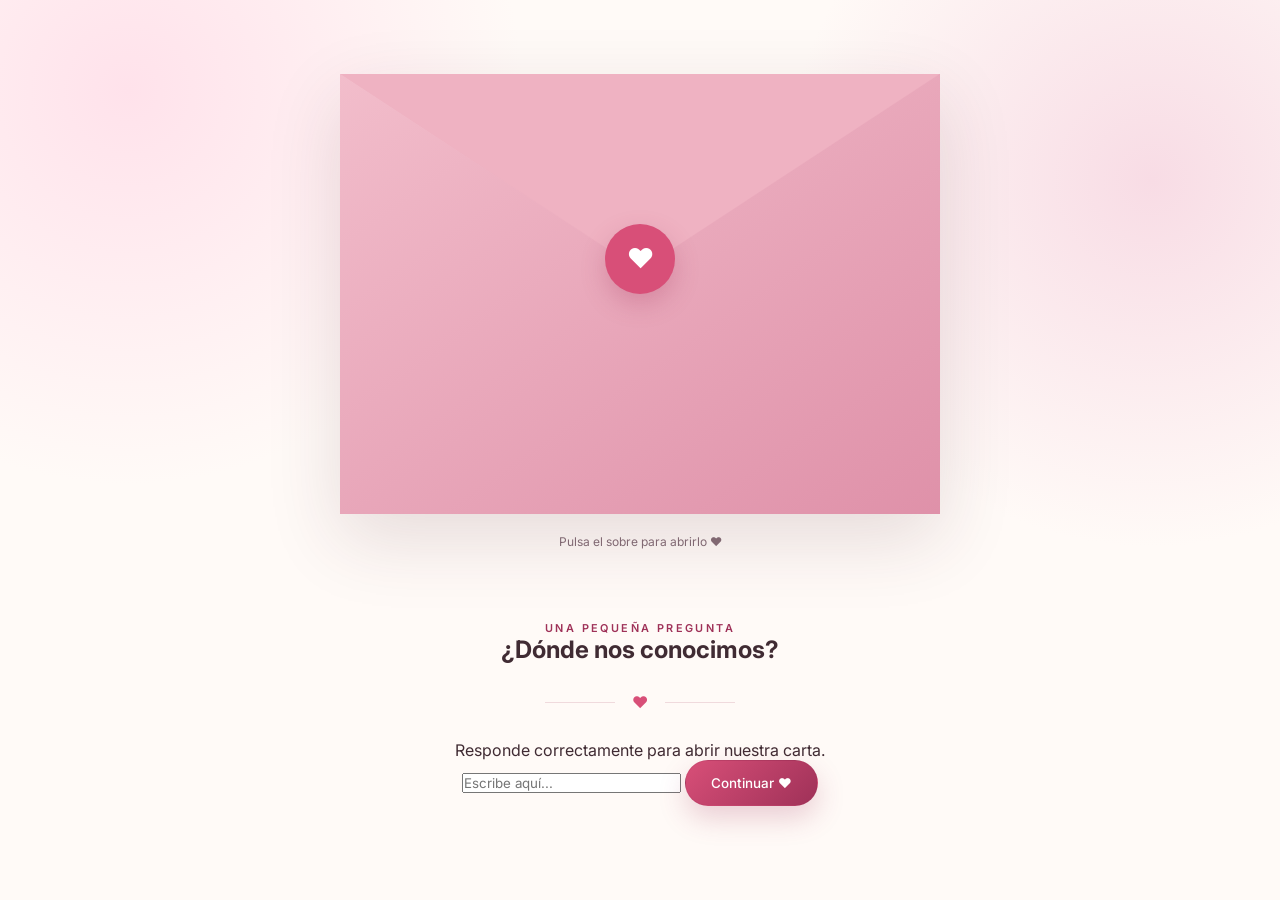
<file: index.html>
<!DOCTYPE html>
<html lang="es">

<head>

    <meta charset="UTF-8">

    <meta
        name="viewport"
        content="width=device-width, initial-scale=1.0"
    >

    <title>Una carta para An ♥</title>

    <meta
        name="description"
        content="Una pequeña sorpresa para An ♥"
    >

    <link
        rel="stylesheet"
        href="style.css"
    >

</head>


<body class="entrance-page">


    <!-- =====================================================
         CORAZONES FLOTANTES
    ====================================================== -->

    <div class="floating-hearts"></div>


    <!-- =====================================================
         PORTADA
    ====================================================== -->

    <main class="entrance">


        <!-- =================================================
             SOBRE
        ================================================== -->

        <div
            class="envelope-container"
            id="envelopeContainer"
        >


            <div
                class="envelope"
                id="envelope"
            >


                <!-- CUERPO DEL SOBRE -->

                <div class="envelope-body"></div>


                <!-- SOLAPA -->

                <div class="envelope-flap"></div>


                <!-- SELLO -->

                <div class="envelope-seal">
                    ♥
                </div>


            </div>


            <p class="envelope-hint">
                Pulsa el sobre para abrirlo ♥
            </p>


        </div>



        <!-- =================================================
             PREGUNTA / CAPTCHA
        ================================================== -->

        <section
            class="captcha-card"
            id="captchaCard"
        >


            <span class="small-title">
                UNA PEQUEÑA PREGUNTA
            </span>


            <h1>
                ¿Dónde nos conocimos?
            </h1>


            <div class="ornament">
                ♥
            </div>


            <p>
                Responde correctamente para abrir
                nuestra carta.
            </p>


            <form id="captchaForm">


                <input
                    type="text"
                    id="captchaAnswer"
                    placeholder="Escribe aquí..."
                    autocomplete="off"
                    required
                >


                <button
                    type="submit"
                    class="button primary"
                >
                    Continuar ♥
                </button>


                <p
                    id="captchaMessage"
                    class="captcha-message"
                ></p>


            </form>


        </section>



        <!-- =================================================
             CARTA
             
             IMPORTANTE:
             Esta carta está FUERA del sobre.
             Así nunca puede quedar detrás de él.
        ================================================== -->

        <section
            class="love-letter"
            id="loveLetter"
        >


            <div class="love-letter-paper">


                <span class="letter-small-title">
                    PARA TI, MI AN ♥
                </span>


                <div class="letter-heart">
                    ♥
                </div>


                <h2>
                    Mi chica
                </h2>


                <!-- =========================================
                     AQUÍ PUEDES ESCRIBIR VUESTRO TEXTO
                ========================================== -->

                <p>
                    Porque te lo mereces
                </p>


                <p>
                    Acepta este regalo,
                    para que puedas disfrutar de el siempre que quieras
                </p>


                <!-- =========================================
                     FIRMA
                ========================================== -->

                <div class="letter-signature">

                    Con todo mi amor,<br>

                    Gabi ♥

                </div>


                <!-- =========================================
                     CONTINUAR
                ========================================== -->

                <button
                    class="button primary"
                    id="continueLetter"
                    type="button"
                >
                    Continuar ♥
                </button>


            </div>


        </section>


    </main>


    <!-- =====================================================
         JAVASCRIPT
    ====================================================== -->

    <script src="script.js"></script>


</body>

</html>
</file>
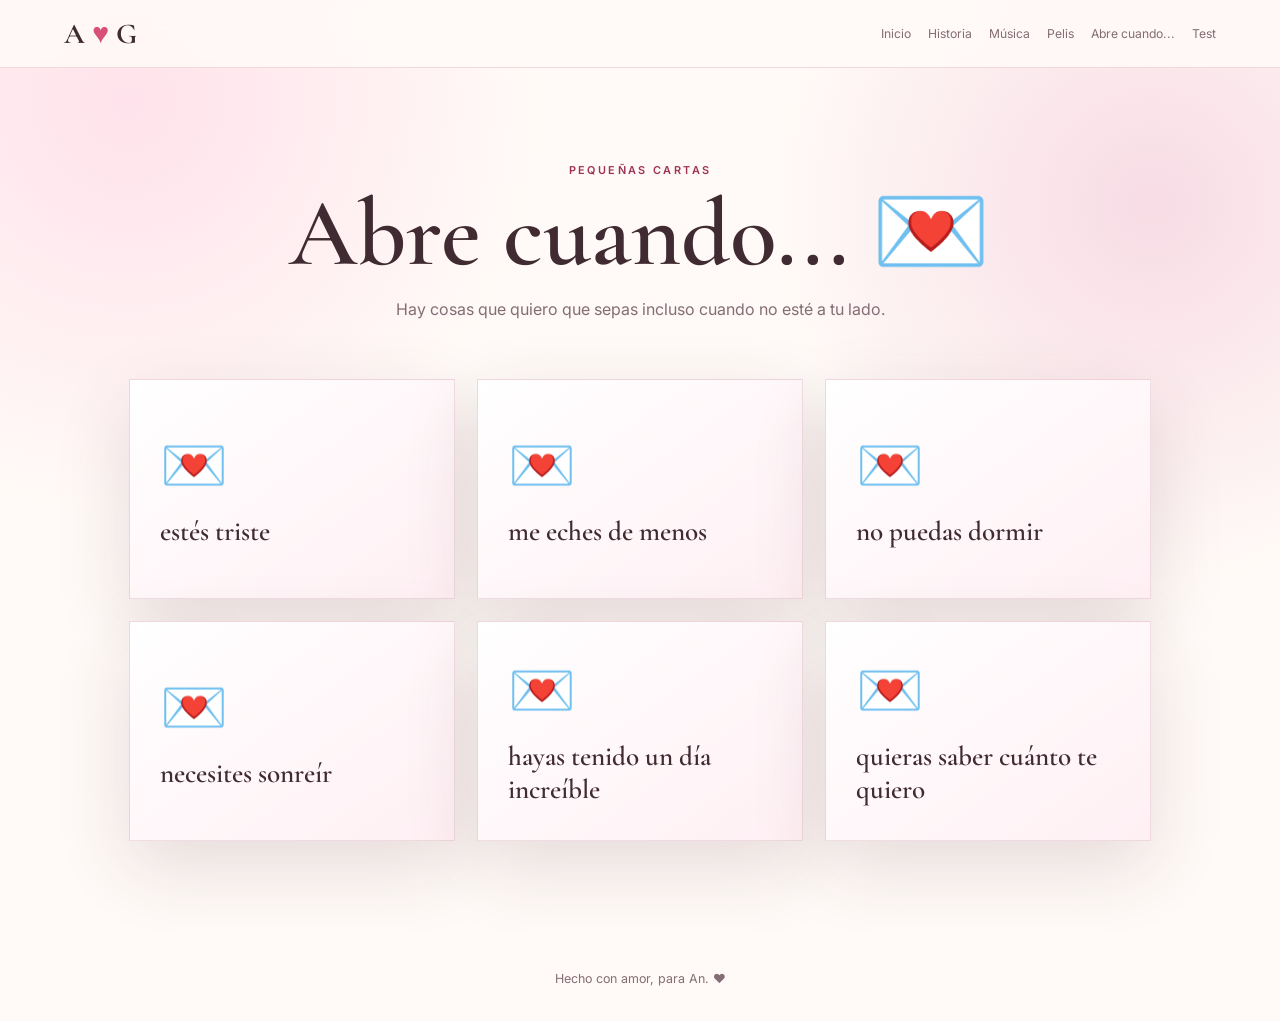
<file: abre-cuando.html>
<!DOCTYPE html>
<html lang="es">
    
<head>

    <meta charset="UTF-8">
    
    <meta
        name="viewport"
        content="width=device-width, initial-scale=1.0"
    >

    <title>Abre cuando... ♥</title>

    <link rel="stylesheet" href="style.css">

</head>

<body>

<div class="floating-hearts"></div>

<header class="site-header">

    <a href="home.html" class="logo">
        A <span>♥</span> G
    </a>

    <button class="mobile-menu">
        ☰
    </button>

    <nav class="navigation">

        <a href="home.html">Inicio</a>
        <a href="historia.html">Historia</a>
        <a href="musica.html">Música</a>
        <a href="pelis.html">Pelis</a>
        <a href="abre-cuando.html">Abre cuando...</a>
        <a href="test.html">Test</a>

    </nav>

</header>


<main>

<section class="section">

    <div class="section-heading">

        <span class="small-title">
            PEQUEÑAS CARTAS
        </span>

        <h1>
            Abre cuando... 💌
        </h1>

        <p>
            Hay cosas que quiero que sepas incluso cuando
            no esté a tu lado.
        </p>

    </div>


    <div class="when-grid">


        <button
            class="when-card"
            data-title="estés triste"
            data-message="Recuerda que no todo es tan malo,
            ni tan negro como ahora lo ves,
            la vida te tiene muchas cosas buenas,
            mucha gente te quiere y entre ellas nunca dudes que estoy yo.
            Ahora no es el mejor momento pero piensa en las cosas buenas
            y apoyate sin dudarlo en la gente que te quiere
            tu puedes con todo mi chica."
        >

            <span>
                💌
            </span>

            <strong>
                estés triste
            </strong>

        </button>


        <button
            class="when-card"
            data-title="me eches de menos"
            data-message="Se que es complicado estar separados sobre todo si es bastante tiempo, no sinentes tan visualmente ese afecto y te asaltan pensamientos o recuerdos malos y en una relación valorad el ver bastante a la otra persona. Pero hay veces que yo no puedo, tenemos algo que hacer y sabíamos que iba a haber muchos momentos donde nos ibamos a echar de menos viviendo tan lejos. Se que muchas veces desearias que en vez de estar pensando eso estuviera a tú lado. Pero ten esto siempre en cuenta, por muy lejos que estemos o mucho que llevemos sin vernos yo te seguire queriendo porque eres mi an y seguiremos teniendonos el uno al otro. Podrás sentir mi amor, esté o no."
        >

            <span>
                💌
            </span>

            <strong>
                me eches de menos
            </strong>

        </button>


        <button
            class="when-card"
            data-title="no puedas dormir"
            data-message="An, ya sea porque no tienes sueño, estás ocupada con algo o tines algún problema que te lo impide. Has de saber que no pasa nada por dejarlo pasar sobre todo si son cosas malas, claro que se que muchas veces es muy difícil no pensar en ello si no imposible, pero darle vueltas a las cosas, estar en vela o incluso no dormir por miedo no es la solución. El sueño como muchas cosas más es importante y mi an tiene que estar perfecta. Por eso cuando no puedas dormirte piensa, no pasa nada voy a cerrar los ojos, voy a olvidarme del mundo de todo lo que hay fuera de esta tranquilidad, y duerme mi chica."
        >

            <span>
                💌
            </span>

            <strong>
                no puedas dormir
            </strong>

        </button>


        <button
            class="when-card"
            data-title="necesites sonreír"
            data-message="An, se que algunos días y algunas cosas son muy duros. Y cuando los vivies tu cabeza está llena de negro y pensamientos horribles. Pero querer estar bien es el primer paso. Es complicado sonreir ahora, eso nadie te lo niega, pero era complicado cuando estabamos en el barraco pasandolo bien? O cuando estabamos en el pueblo de la mano mientras paseabamos? Hay muchos momentos que merecen la pena ser recordados. Y si no quieres que te hable del pasado te hablo del ahora. Me tienes a mí, loco perdido por ti jajajaja, que quiero un montón a mi chica. Tienes a tus amigas a tocaya a Lisa a Alba y a mucha más gente. Tienes a tu familia en los que te puedes apoyar y están ahí en los momentos más dificiles. Sonrie an, porque estás por encima de cualquier mierda que se te ponga por delante."
        >

            <span>
                💌
            </span>

            <strong>
                necesites sonreír
            </strong>

        </button>


        <button
            class="when-card"
            data-title="hayas tenido un día increíble"
            data-message="ESOOOO MI ANNN. Me alegro un montón por tú día. No dudes de que te lo mereces, te mereces todos los días buenos que tengas y más. Recuerda este día porque al igual que hay días malos hay días muy buenos y este es el ejemplo. Esto te demuestra que la vida aunque sea compleja no es tan mala tiene muchas cosas buenas. Si tu eres feliz yo soy feliz, que día más guay ehhhhh."
        >

            <span>
                💌
            </span>

            <strong>
                hayas tenido un día increíble
            </strong>

        </button>


        <button
            class="when-card"
            data-title="quieras saber cuánto te quiero"
            data-message="Jajaja, que tonta, ya deberías de saberlo mi chica. Te quiero mucho pero no un mucho como palabra un mucho que no cabe en mi boca como para poder decirlo, o en mi cabeza para poder expresarlo. Tú an has hecho que mi vida coja otro color, un color que la ha vuelto un cuadro precioso. Te quiero an y te quiero mucho todo el rato es por eso que es tanto que tengo que estar soltandotelo cada 2 por 3. Sé que a veces hago cosas que no reflejan lo que siento o lo importante que eres para mi, que soy un estupido, pero aunque tenga mis errores para mostrarlo te quiero y lo seguirás viendo día tras día. No te preocupes porque esto cese, si se me olvida solo tengo que volver a pensar en ti, volver hablar contigo o volver a verte. Tú has hecho que te quiera an, que te quiera mucho."
        >

            <span>
                💌
            </span>

            <strong>
                quieras saber cuánto te quiero
            </strong>

        </button>


    </div>

</section>

</main>


<!-- MODAL -->

<div class="letter-modal" id="letterModal">

    <div class="modal-content">

        <button
            class="modal-close"
            id="modalClose"
        >
            ×
        </button>

        <span class="small-title">
            ABRE CUANDO...
        </span>

        <h2 id="modalTitle">
        </h2>

        <div class="ornament">
            ♥
        </div>

        <p id="modalMessage">
        </p>

        <p class="signature">
            — G
        </p>

    </div>

</div>


<footer>
    Hecho con amor, para An. ♥
</footer>

<script src="script.js"></script>

</body>
</html>
</file>
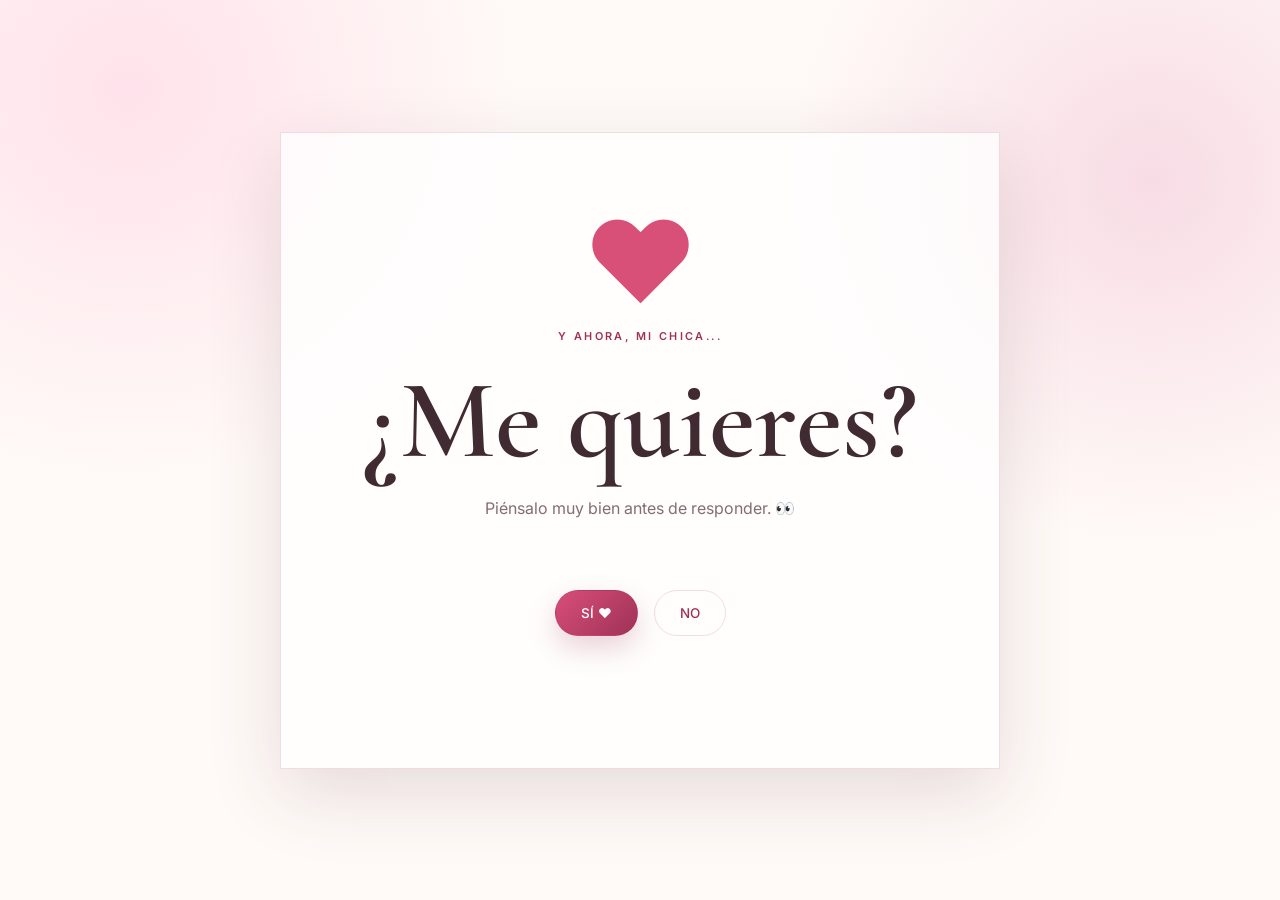
<file: final.html>
<!DOCTYPE html>
<html lang="es">

<head>

    <meta charset="UTF-8">

    <meta
        name="viewport"
        content="width=device-width, initial-scale=1.0"
    >

    <title>Una última pregunta ♥</title>

    <link rel="stylesheet" href="style.css">

</head>

<body class="final-page">

    <div class="floating-hearts"></div>


    <main class="final-container">

        <div class="final-card">

            <div class="final-heart">
                ♥
            </div>

            <span class="small-title">
                Y AHORA, MI CHICA...
            </span>

            <h1>
                ¿Me quieres?
            </h1>

            <p id="finalText">

                Piénsalo muy bien antes de responder. 👀

            </p>


            <div class="final-buttons">

                <button
                    id="yesButton"
                    class="button primary yes-button"
                >
                    SÍ ♥
                </button>


                <button
                    id="noButton"
                    class="button outline no-button"
                >
                    NO
                </button>

            </div>

        </div>

    </main>


    <script src="script.js"></script>

</body>
</html>
</file>
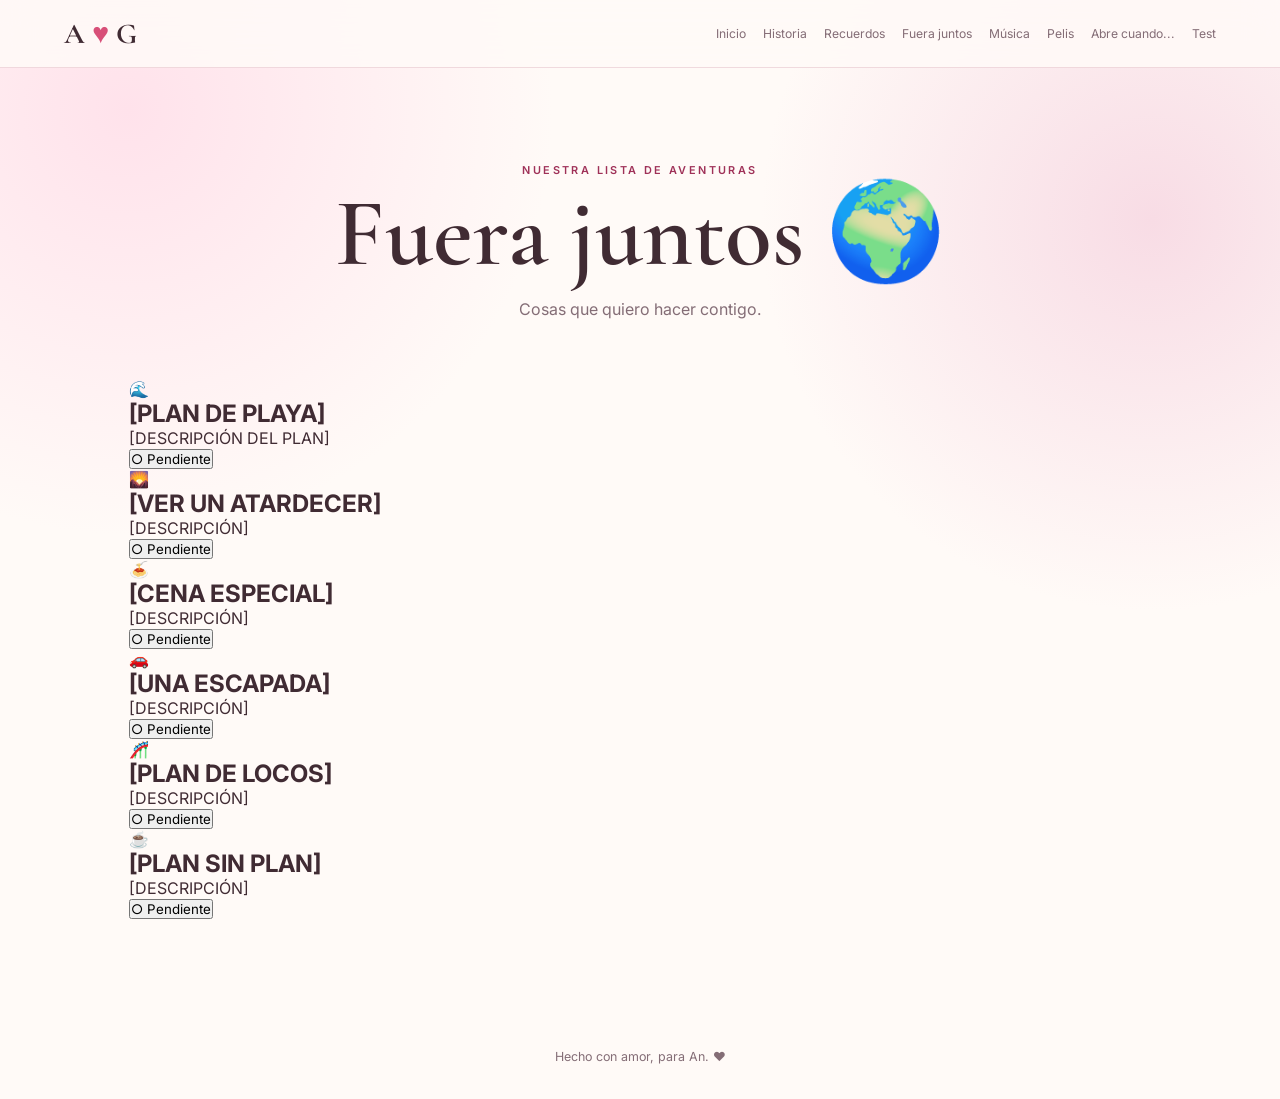
<file: fuera-juntos.html>
<!DOCTYPE html>
<html lang="es">

<head>
    
    <meta charset="UTF-8">

    <meta
        name="viewport"
        content="width=device-width, initial-scale=1.0"
    >

    <title>Fuera juntos ♥</title>

    <link rel="stylesheet" href="style.css">

</head>

<body>

<div class="floating-hearts"></div>

<header class="site-header">

    <a href="home.html" class="logo">
        A <span>♥</span> G
    </a>

    <button class="mobile-menu">
        ☰
    </button>

    <nav class="navigation">

        <a href="home.html">Inicio</a>
        <a href="historia.html">Historia</a>
        <a href="recuerdos.html">Recuerdos</a>
        <a href="fuera-juntos.html">Fuera juntos</a>
        <a href="musica.html">Música</a>
        <a href="pelis.html">Pelis</a>
        <a href="abre-cuando.html">Abre cuando...</a>
        <a href="test.html">Test</a>

    </nav>

</header>


<main>

<section class="section">

    <div class="section-heading">

        <span class="small-title">
            NUESTRA LISTA DE AVENTURAS
        </span>

        <h1>
            Fuera juntos 🌍
        </h1>

        <p>
            Cosas que quiero hacer contigo.
        </p>

    </div>


    <div class="plans-grid">


        <article class="plan-card">

            <div class="plan-icon">
                🌊
            </div>

            <h2>
                [PLAN DE PLAYA]
            </h2>

            <p>
                [DESCRIPCIÓN DEL PLAN]
            </p>

            <button class="plan-check">
                ○ Pendiente
            </button>

        </article>


        <article class="plan-card">

            <div class="plan-icon">
                🌄
            </div>

            <h2>
                [VER UN ATARDECER]
            </h2>

            <p>
                [DESCRIPCIÓN]
            </p>

            <button class="plan-check">
                ○ Pendiente
            </button>

        </article>


        <article class="plan-card">

            <div class="plan-icon">
                🍝
            </div>

            <h2>
                [CENA ESPECIAL]
            </h2>

            <p>
                [DESCRIPCIÓN]
            </p>

            <button class="plan-check">
                ○ Pendiente
            </button>

        </article>


        <article class="plan-card">

            <div class="plan-icon">
                🚗
            </div>

            <h2>
                [UNA ESCAPADA]
            </h2>

            <p>
                [DESCRIPCIÓN]
            </p>

            <button class="plan-check">
                ○ Pendiente
            </button>

        </article>


        <article class="plan-card">

            <div class="plan-icon">
                🎢
            </div>

            <h2>
                [PLAN DE LOCOS]
            </h2>

            <p>
                [DESCRIPCIÓN]
            </p>

            <button class="plan-check">
                ○ Pendiente
            </button>

        </article>


        <article class="plan-card">

            <div class="plan-icon">
                ☕
            </div>

            <h2>
                [PLAN SIN PLAN]
            </h2>

            <p>
                [DESCRIPCIÓN]
            </p>

            <button class="plan-check">
                ○ Pendiente
            </button>

        </article>


    </div>

</section>

</main>


<footer>
    Hecho con amor, para An. ♥
</footer>

<script src="script.js"></script>

</body>
</html>
</file>
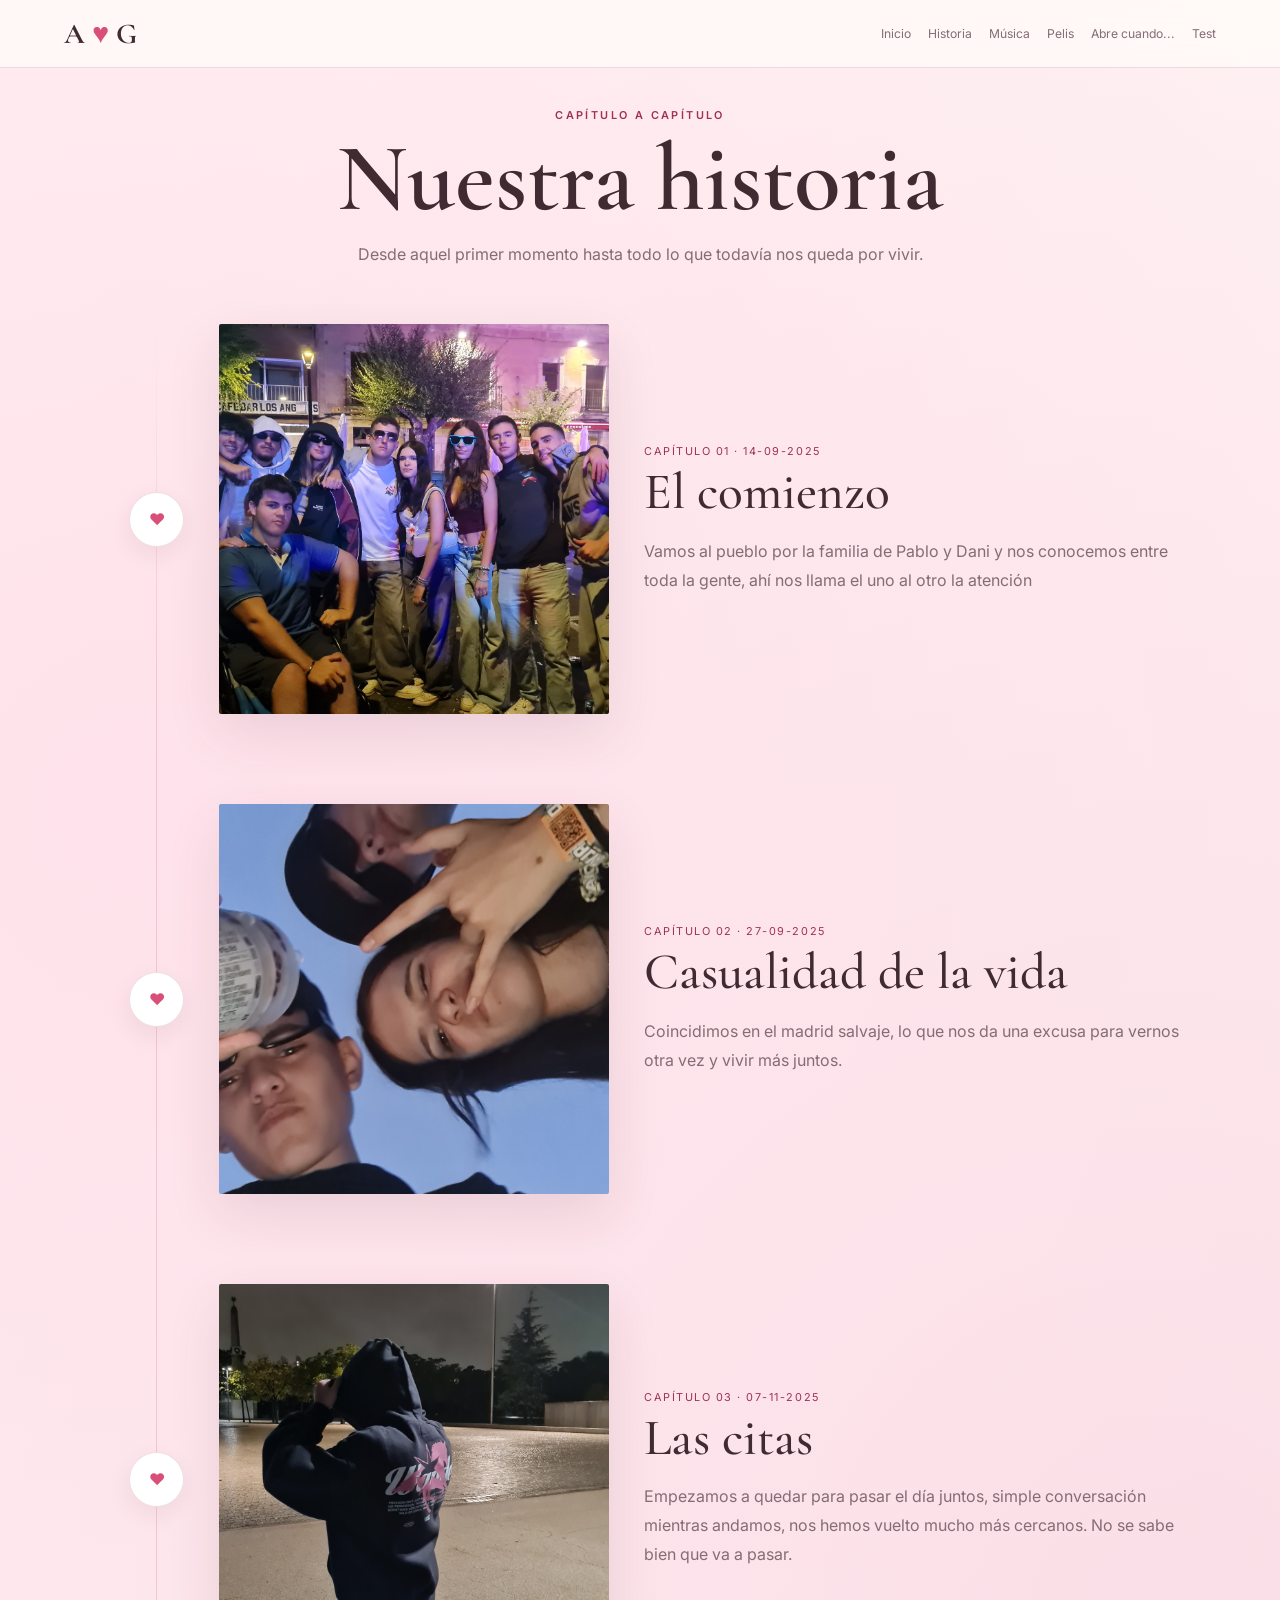
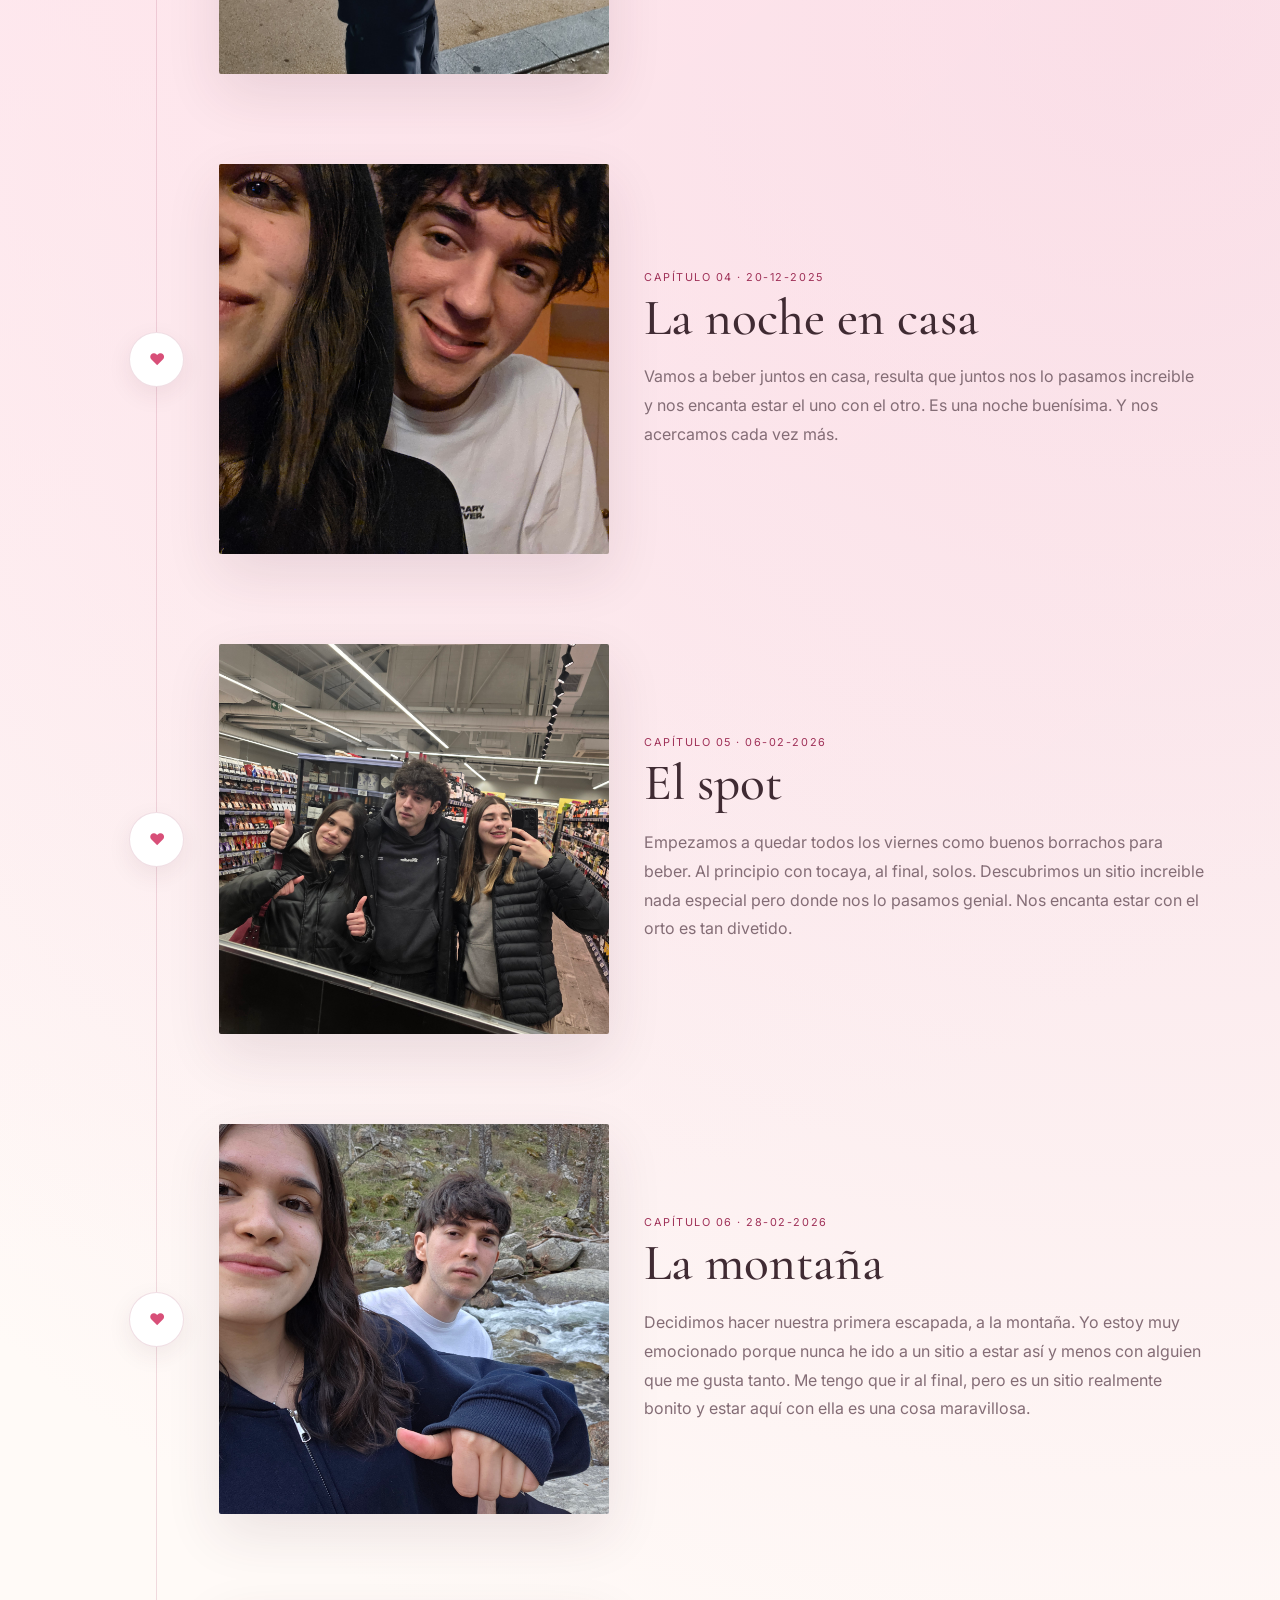
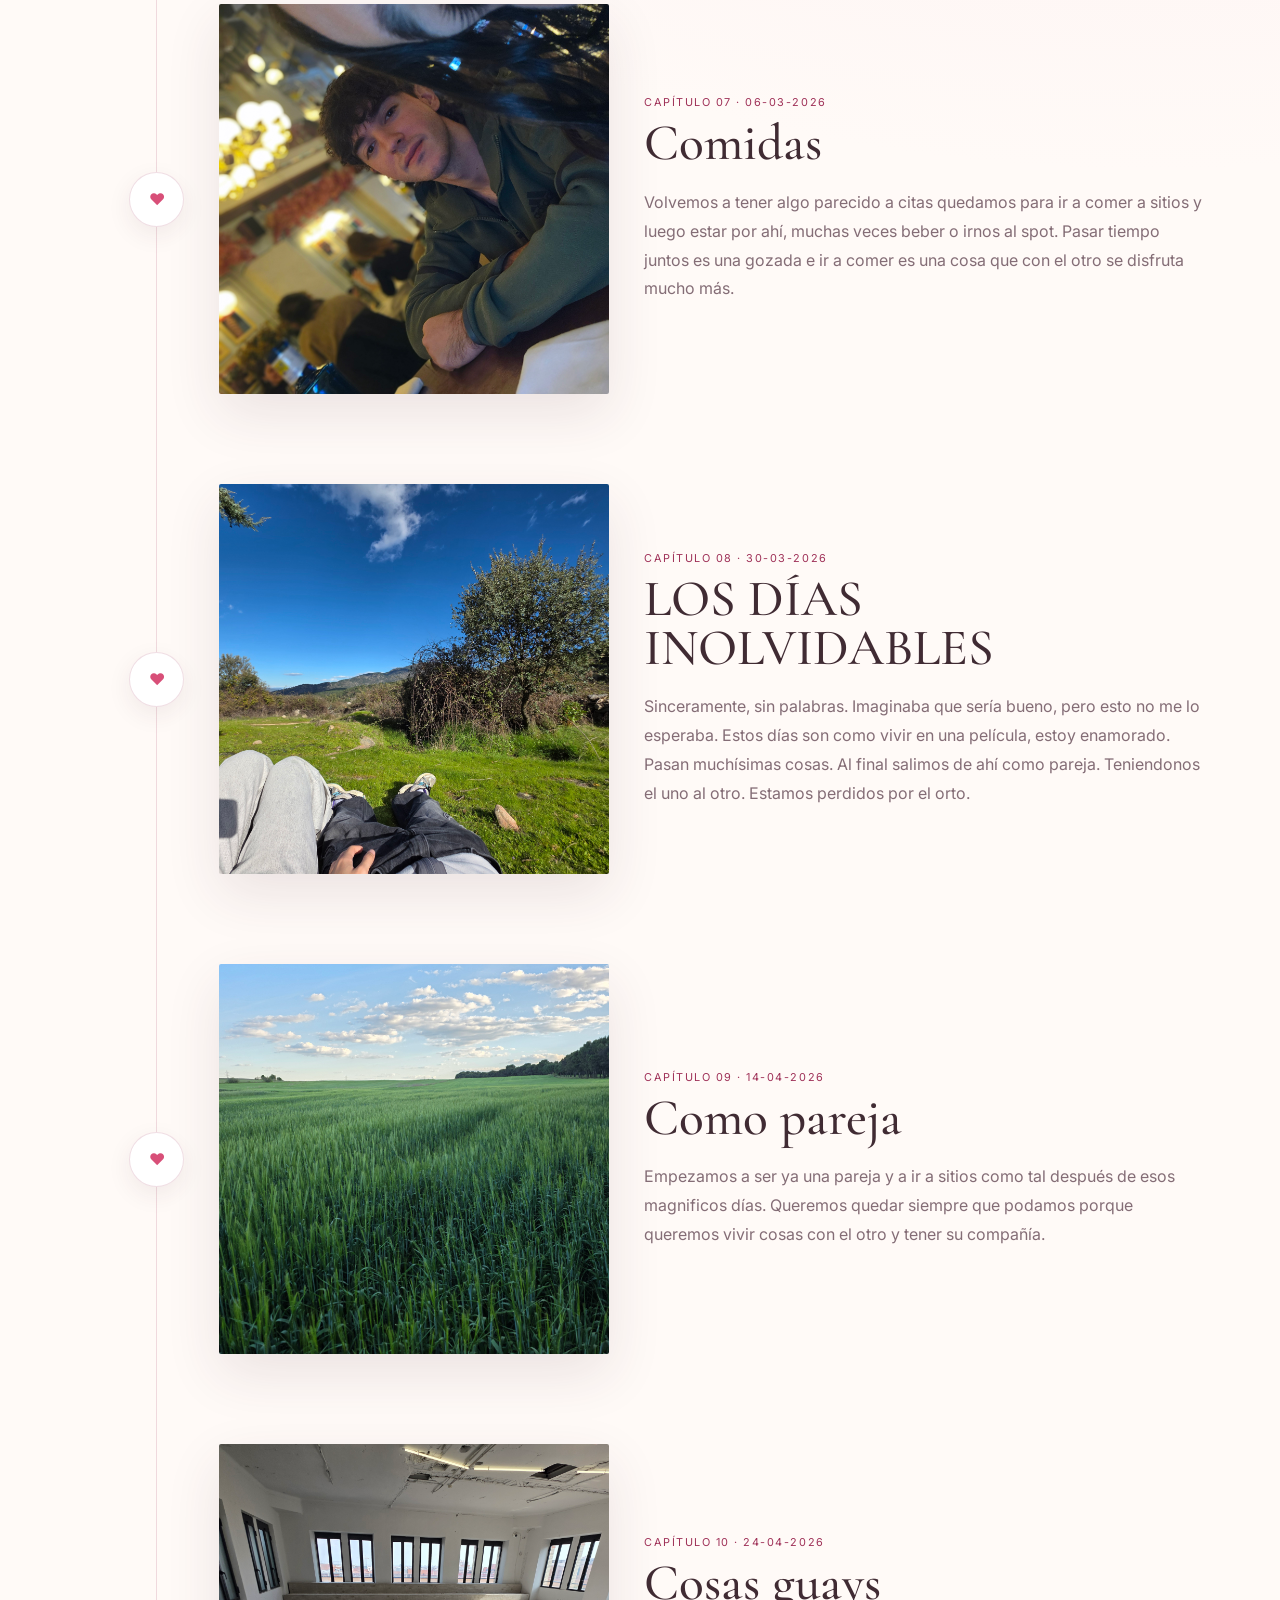
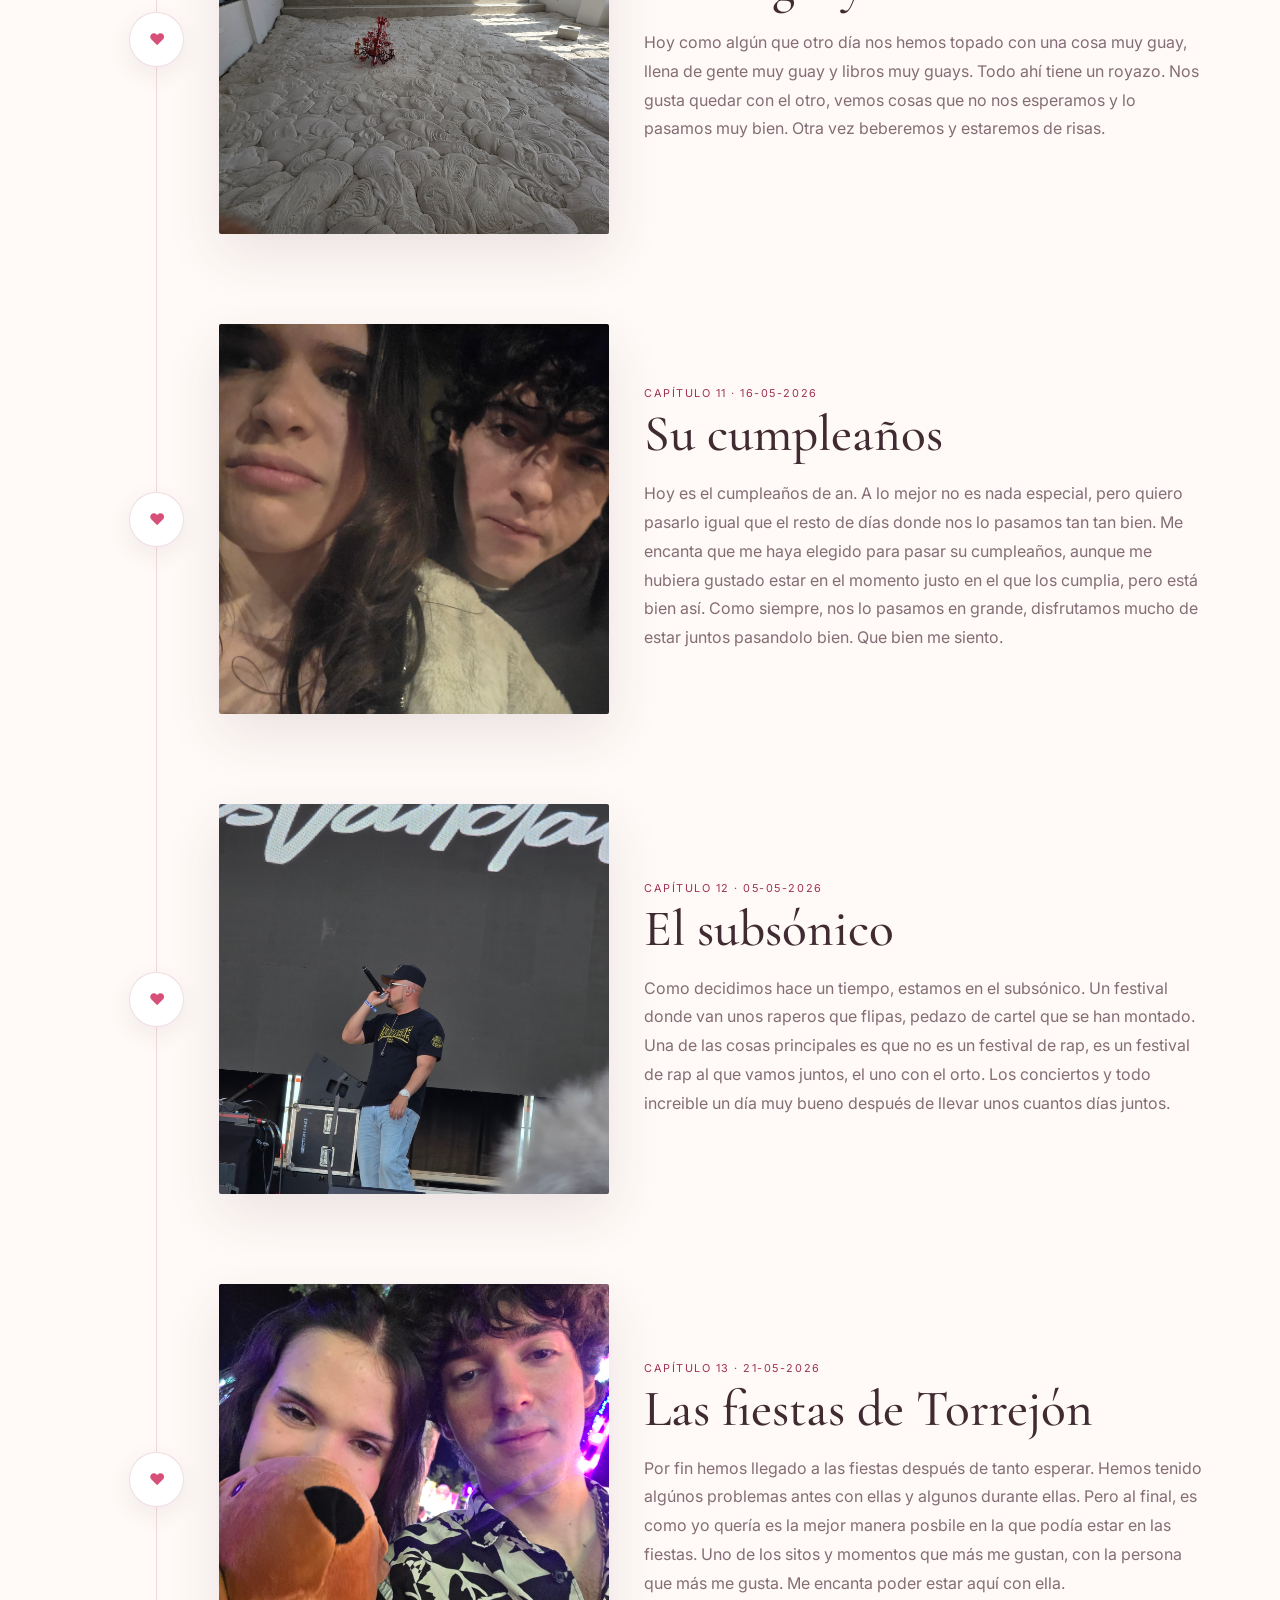
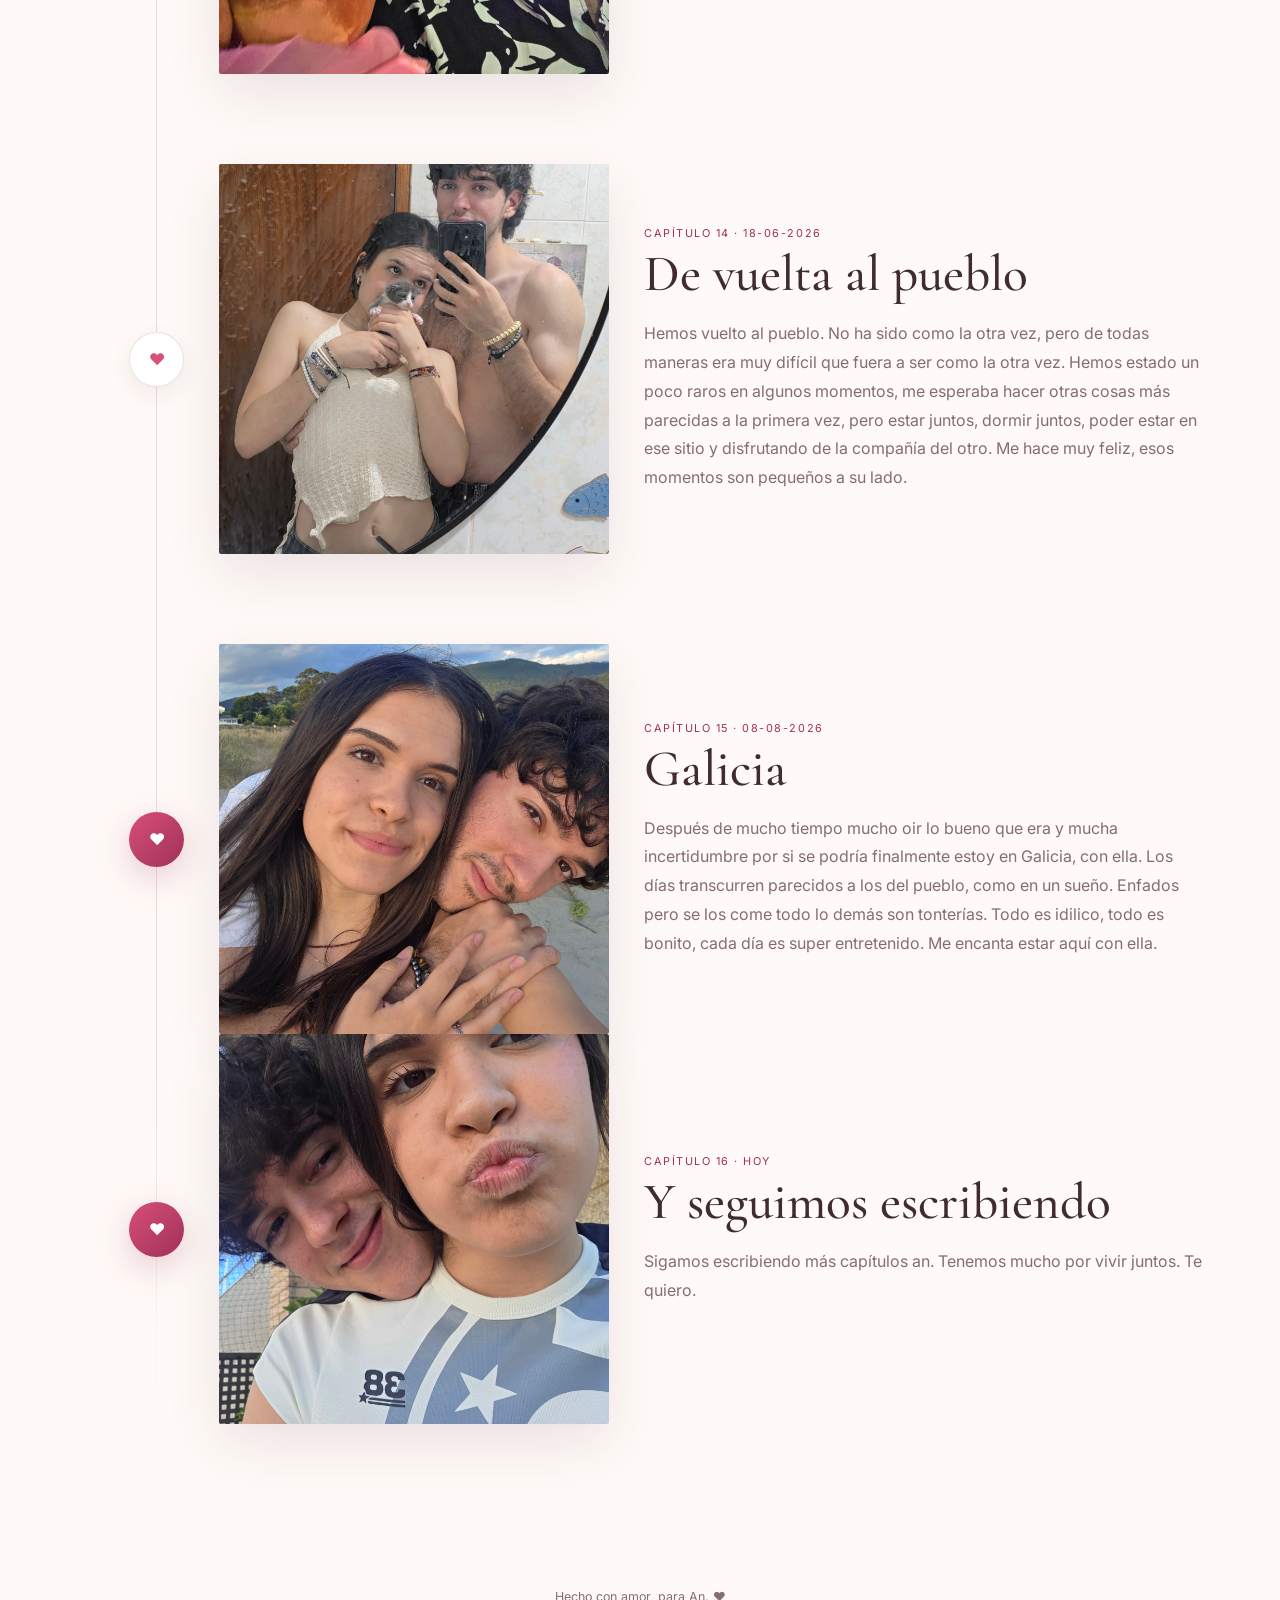
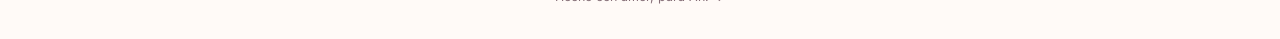
<file: historia.html>
<!DOCTYPE html>
<html lang="es">

<head>
    <meta charset="UTF-8">
    <meta name="viewport" content="width=device-width, initial-scale=1.0">

    <title>Nuestra historia ♥</title>

    <link rel="stylesheet" href="style.css">
</head>

<body>

<div class="floating-hearts"></div>

<header class="site-header">

    <a href="home.html" class="logo">
        A <span>♥</span> G
    </a>

    <button class="mobile-menu">
        ☰
    </button>

    <nav class="navigation">
        <a href="home.html">Inicio</a>
        <a href="historia.html">Historia</a>
        <a href="musica.html">Música</a>
        <a href="pelis.html">Pelis</a>
        <a href="abre-cuando.html">Abre cuando...</a>
        <a href="test.html">Test</a>
    </nav>

</header>


<main>

<section class="section historia-section">

    <div class="section-heading">

        <span class="small-title">
            CAPÍTULO A CAPÍTULO
        </span>

        <h1>
            Nuestra historia
        </h1>

        <p>
            Desde aquel primer momento hasta todo lo que todavía nos queda por vivir.
        </p>

    </div>


    <div class="timeline">


        <!-- CAPÍTULO 01 -->
        <article class="timeline-item">

            <div class="timeline-dot">
                ♥
            </div>

            <div class="timeline-photo">
                <img src="20250914_045216.jpg" alt="Capítulo 1 de nuestra historia">
            </div>

            <div class="timeline-content">

                <span>CAPÍTULO 01 · 14-09-2025</span>

                <h2>
                    El comienzo
                </h2>

                <p>
                    Vamos al pueblo por la familia de Pablo y Dani y nos conocemos entre toda la gente, ahí nos llama el uno al otro la atención
                </p>

            </div>

        </article>


        <!-- CAPÍTULO 02 -->
        <article class="timeline-item">

            <div class="timeline-dot">
                ♥
            </div>

            <div class="timeline-photo">
                <img src="20250927_202248.jpg" alt="Capítulo 2 de nuestra historia">
            </div>

            <div class="timeline-content">

                <span>CAPÍTULO 02 · 27-09-2025</span>

                <h2>
                    Casualidad de la vida
                </h2>

                <p>
                    Coincidimos en el madrid salvaje, lo que nos da una excusa para vernos otra vez y vivir más juntos.
                </p>

            </div>

        </article>


        <!-- CAPÍTULO 03 -->
        <article class="timeline-item">

            <div class="timeline-dot">
                ♥
            </div>

            <div class="timeline-photo">
                <img src="20251107_205007.jpg" alt="Capítulo 3 de nuestra historia">
            </div>

            <div class="timeline-content">

                <span>CAPÍTULO 03 · 07-11-2025</span>

                <h2>
                    Las citas
                </h2>

                <p>
                    Empezamos a quedar para pasar el día juntos, simple conversación mientras andamos, nos hemos vuelto mucho más cercanos. No se sabe bien que va a pasar.
                </p>

            </div>

        </article>


        <!-- CAPÍTULO 04 -->
        <article class="timeline-item">

            <div class="timeline-dot">
                ♥
            </div>

            <div class="timeline-photo">
                <img src="20251220_065235.jpg" alt="Capítulo 4 de nuestra historia">
            </div>

            <div class="timeline-content">

                <span>CAPÍTULO 04 · 20-12-2025</span>

                <h2>
                    La noche en casa
                </h2>

                <p>
                    Vamos a beber juntos en casa, resulta que juntos nos lo pasamos increible y nos encanta estar el uno con el otro. Es una noche buenísima. Y nos acercamos cada vez más.
                </p>

            </div>

        </article>


        <!-- CAPÍTULO 05 -->
        <article class="timeline-item">

            <div class="timeline-dot">
                ♥
            </div>

            <div class="timeline-photo">
                <img src="20260206_213832.jpg" alt="Capítulo 5 de nuestra historia">
            </div>

            <div class="timeline-content">

                <span>CAPÍTULO 05 · 06-02-2026</span>

                <h2>
                    El spot
                </h2>

                <p>
                    Empezamos a quedar todos los viernes como buenos borrachos para beber. Al principio con tocaya, al final, solos. Descubrimos un sitio increible nada especial pero donde nos lo pasamos genial. Nos encanta estar con el orto es tan divetido.
                </p>

            </div>

        </article>


        <!-- CAPÍTULO 06 -->
        <article class="timeline-item">

            <div class="timeline-dot">
                ♥
            </div>

            <div class="timeline-photo">
                <img src="20260228_174614.jpg" alt="Capítulo 6 de nuestra historia">
            </div>

            <div class="timeline-content">

                <span>CAPÍTULO 06 · 28-02-2026</span>

                <h2>
                    La montaña
                </h2>

                <p>
                    Decidimos hacer nuestra primera escapada, a la montaña. Yo estoy muy emocionado porque nunca he ido a un sitio a estar así y menos con alguien que me gusta tanto. Me tengo que ir al final, pero es un sitio realmente bonito y estar aquí con ella es una cosa maravillosa.
                </p>

            </div>

        </article>


        <!-- CAPÍTULO 07 -->
        <article class="timeline-item">

            <div class="timeline-dot">
                ♥
            </div>

            <div class="timeline-photo">
                <img src="20260306_173534.jpg" alt="Capítulo 7 de nuestra historia">
            </div>

            <div class="timeline-content">

                <span>CAPÍTULO 07 · 06-03-2026</span>

                <h2>
                    Comidas
                </h2>

                <p>
                    Volvemos a tener algo parecido a citas quedamos para ir a comer a sitios y luego estar por ahí, muchas veces beber o irnos al spot. Pasar tiempo juntos es una gozada e ir a comer es una cosa que con el otro se disfruta mucho más.
                </p>

            </div>

        </article>


        <!-- CAPÍTULO 08 -->
        <article class="timeline-item">

            <div class="timeline-dot">
                ♥
            </div>

            <div class="timeline-photo">
                <img src="20260330_181757.jpg" alt="Capítulo 8 de nuestra historia">
            </div>

            <div class="timeline-content">

                <span>CAPÍTULO 08 · 30-03-2026</span>

                <h2>
                    LOS DÍAS INOLVIDABLES
                </h2>

                <p>
                    Sinceramente, sin palabras. Imaginaba que sería bueno, pero esto no me lo esperaba. Estos días son como vivir en una película, estoy enamorado. Pasan muchísimas cosas. Al final salimos de ahí como pareja. Teniendonos el uno al otro. Estamos perdidos por el orto.
                </p>

            </div>

        </article>


        <!-- CAPÍTULO 09 -->
        <article class="timeline-item">

            <div class="timeline-dot">
                ♥
            </div>

            <div class="timeline-photo">
                <img src="20260414_195329.jpg" alt="Capítulo 9 de nuestra historia">
            </div>

            <div class="timeline-content">

                <span>CAPÍTULO 09 · 14-04-2026</span>

                <h2>
                    Como pareja
                </h2>

                <p>
                    Empezamos a ser ya una pareja y a ir a sitios como tal después de esos magnificos días. Queremos quedar siempre que podamos porque queremos vivir cosas con el otro y tener su compañía.
                </p>

            </div>

        </article>


        <!-- CAPÍTULO 10 -->
        <article class="timeline-item">

            <div class="timeline-dot">
                ♥
            </div>

            <div class="timeline-photo">
                <img src="20260424_174353.jpg" alt="Capítulo 10 de nuestra historia">
            </div>

            <div class="timeline-content">

                <span>CAPÍTULO 10 · 24-04-2026</span>

                <h2>
                    Cosas guays
                </h2>

                <p>
                    Hoy como algún que otro día nos hemos topado con una cosa muy guay, llena de gente muy guay y libros muy guays. Todo ahí tiene un royazo. Nos gusta quedar con el otro, vemos cosas que no nos esperamos y lo pasamos muy bien. Otra vez beberemos y estaremos de risas.
                </p>

            </div>

        </article>


        <!-- CAPÍTULO 11 -->
        <article class="timeline-item">

            <div class="timeline-dot">
                ♥
            </div>

            <div class="timeline-photo">
                <img src="20260516_225601.jpg" alt="Capítulo 11 de nuestra historia">
            </div>

            <div class="timeline-content">

                <span>CAPÍTULO 11 · 16-05-2026</span>

                <h2>
                    Su cumpleaños
                </h2>

                <p>
                    Hoy es el cumpleaños de an. A lo mejor no es nada especial, pero quiero pasarlo igual que el resto de días donde nos lo pasamos tan tan bien. Me encanta que me haya elegido para pasar su cumpleaños, aunque me hubiera gustado estar en el momento justo en el que los cumplia, pero está bien así. Como siempre, nos lo pasamos en grande, disfrutamos mucho de estar juntos pasandolo bien. Que bien me siento.
                </p>

            </div>

        </article>


        <!-- CAPÍTULO 12 -->
        <article class="timeline-item">

            <div class="timeline-dot">
                ♥
            </div>

            <div class="timeline-photo">
                <img src="20260605_172037.jpg" alt="Capítulo 12 de nuestra historia">
            </div>

            <div class="timeline-content">

                <span>CAPÍTULO 12 · 05-05-2026</span>

                <h2>
                    El subsónico
                </h2>

                <p>
                    Como decidimos hace un tiempo, estamos en el subsónico. Un festival donde van unos raperos que flipas, pedazo de cartel que se han montado. Una de las cosas principales es que no es un festival de rap, es un festival de rap al que vamos juntos, el uno con el orto. Los conciertos y todo increible un día muy bueno después de llevar unos cuantos días juntos.
                </p>

            </div>

        </article>


        <!-- CAPÍTULO 13 -->
        <article class="timeline-item">

            <div class="timeline-dot">
                ♥
            </div>

            <div class="timeline-photo">
                <img src="20260621_033330.jpg" alt="Capítulo 13 de nuestra historia">
            </div>

            <div class="timeline-content">

                <span>CAPÍTULO 13 · 21-05-2026</span>

                <h2>
                    Las fiestas de Torrejón
                </h2>

                <p>
                    Por fin hemos llegado a las fiestas después de tanto esperar. Hemos tenido algúnos problemas antes con ellas y algunos durante ellas. Pero al final, es como yo quería es la mejor manera posbile en la que podía estar en las fiestas. Uno de los sitos y momentos que más me gustan, con la persona que más me gusta. Me encanta poder estar aquí con ella.
                </p>

            </div>

        </article>


        <!-- CAPÍTULO 14 -->
        <article class="timeline-item">

            <div class="timeline-dot">
                ♥
            </div>

            <div class="timeline-photo">
                <img src="20260718_015256.jpg" alt="Capítulo 14 de nuestra historia">
            </div>

            <div class="timeline-content">

                <span>CAPÍTULO 14 · 18-06-2026</span>

                <h2>
                    De vuelta al pueblo
                </h2>

                <p>
                    Hemos vuelto al pueblo. No ha sido como la otra vez, pero de todas maneras era muy difícil que fuera a ser como la otra vez. Hemos estado un poco raros en algunos momentos, me esperaba hacer otras cosas más parecidas a la primera vez, pero estar juntos, dormir juntos, poder estar en ese sitio y disfrutando de la compañía del otro. Me hace muy feliz, esos momentos son pequeños a su lado.
                </p>

            </div>

        </article>


         <!-- CAPÍTULO 15 -->
        <article class="timeline-item timeline-final">

            <div class="timeline-dot">
                ♥
            </div>

            <div class="timeline-photo">
                <img src="20260808_210728.jpg" alt="Capítulo 15 de nuestra historia">
            </div>

            <div class="timeline-content">

                <span>CAPÍTULO 15 · 08-08-2026</span>

                <h2>
                    Galicia
                </h2>

                <p>
                    Después de mucho tiempo mucho oir lo bueno que era y mucha incertidumbre por si se podría finalmente estoy en Galicia, con ella. Los días transcurren parecidos a los del pueblo, como en un sueño. Enfados pero se los come todo lo demás son tonterías. Todo es idilico, todo es bonito, cada día es super entretenido. Me encanta estar aquí con ella.
                </p>

            </div>

        </article>

        
        <!-- CAPÍTULO 16 -->
        <article class="timeline-item timeline-final">

            <div class="timeline-dot">
                ♥
            </div>

            <div class="timeline-photo">
                <img src="20260831_184112.jpg" alt="Capítulo 16 de nuestra historia">
            </div>

            <div class="timeline-content">

                <span>CAPÍTULO 16 · HOY</span>

                <h2>
                    Y seguimos escribiendo
                </h2>

                <p>
                    Sigamos escribiendo más capítulos an. Tenemos mucho por vivir juntos. Te quiero.
                </p>

            </div>

        </article>


    </div>

</section>

</main>


<footer>
    Hecho con amor, para An. ♥
</footer>


<script src="script.js"></script>

</body>
</html>
</html>
</file>
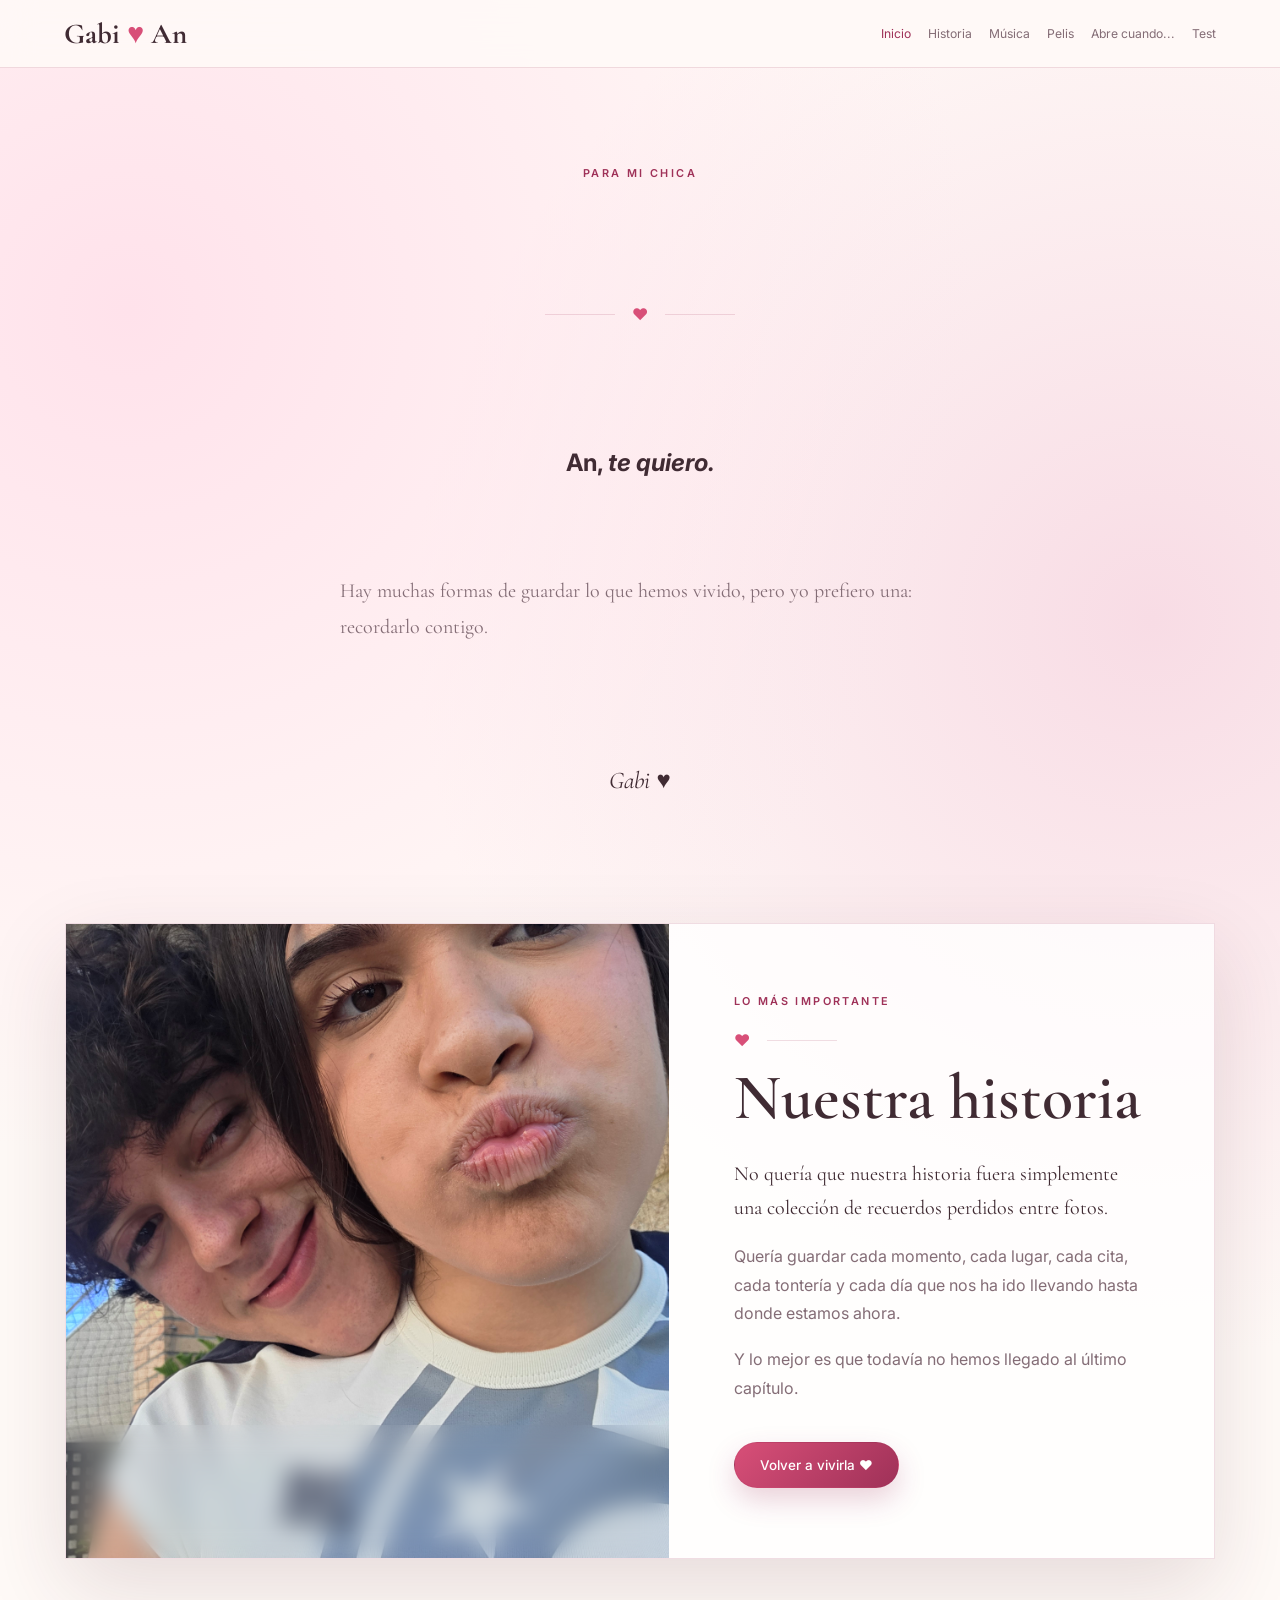
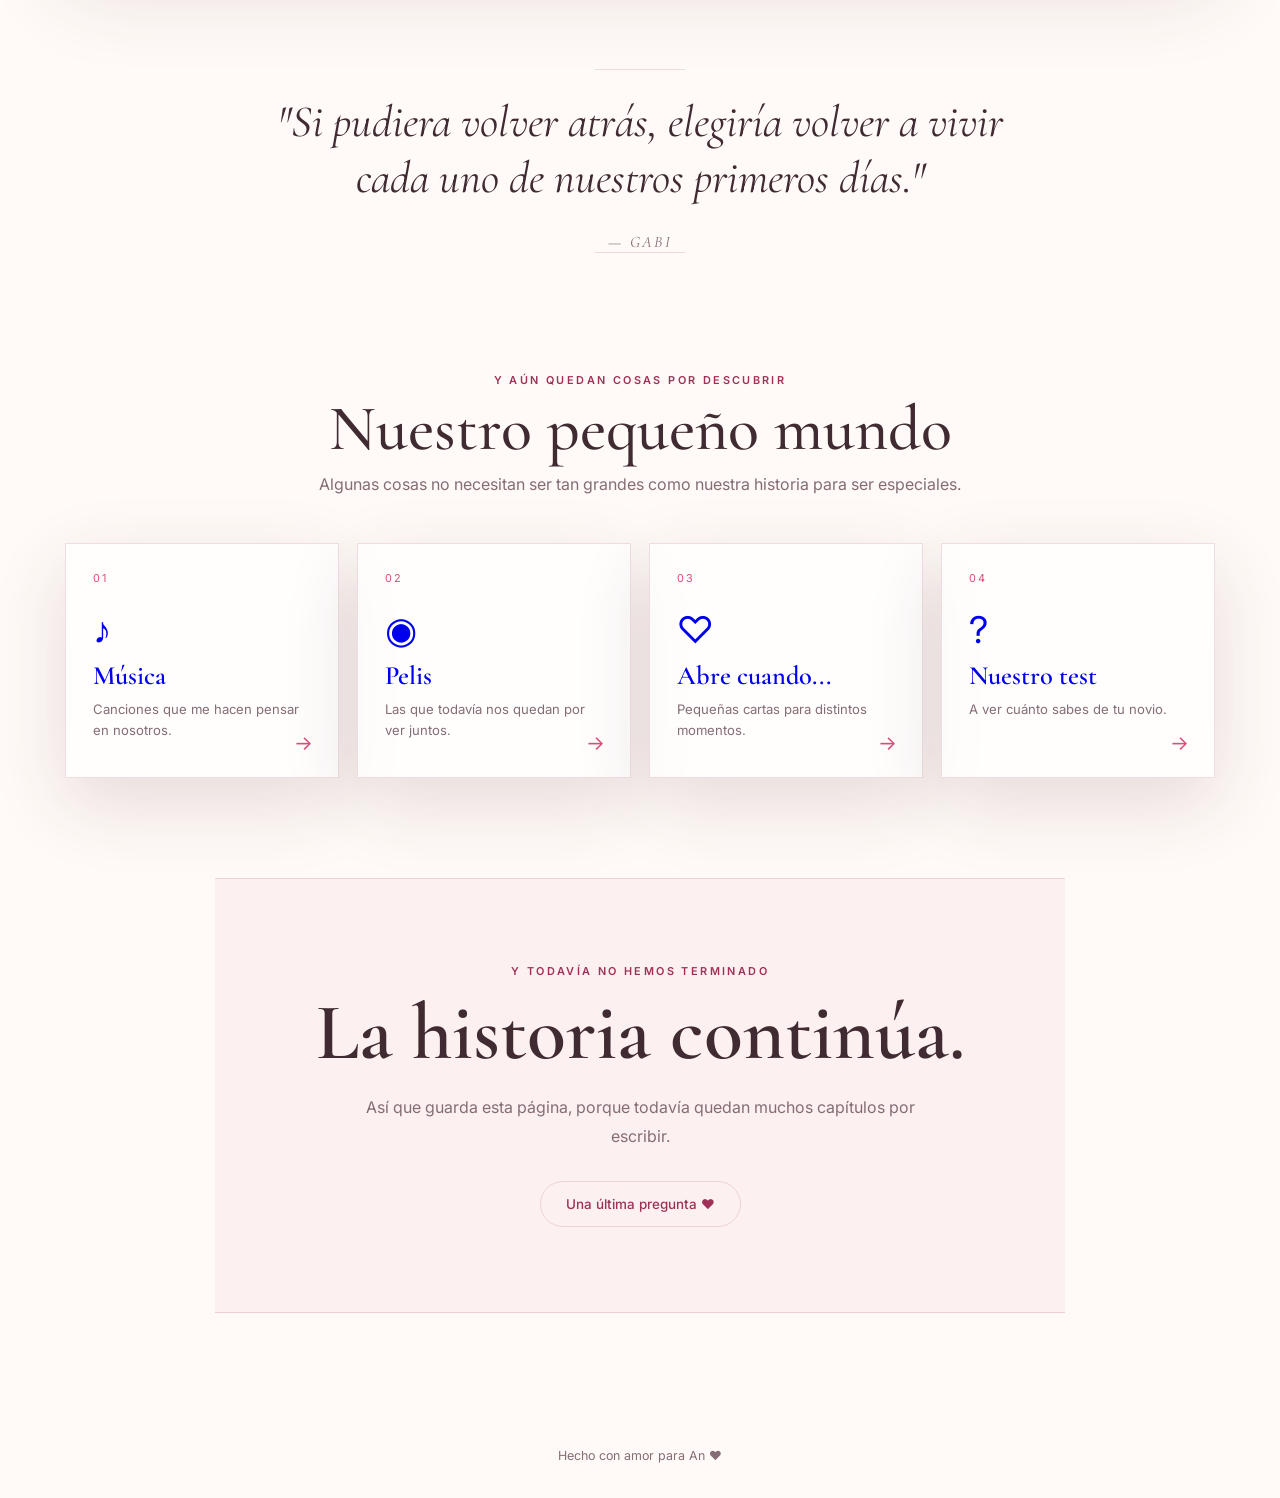
<file: home.html>
<!DOCTYPE html>
<html lang="es">

<head>
    <meta charset="UTF-8">
    <meta name="viewport" content="width=device-width, initial-scale=1.0">

    <title>Para An ♥</title>
    
    <link rel="stylesheet" href="style.css">
</head>

<body>

    <!-- =====================================================
         CORAZONES
    ====================================================== -->

    <div class="floating-hearts"></div>


    <!-- =====================================================
         CABECERA
    ====================================================== -->

    <header class="site-header">

        <a href="home.html" class="logo">
            Gabi <span>♥</span> An
        </a>


        <nav class="navigation">

            <a href="home.html" class="active">
                Inicio
            </a>

            <a href="historia.html">
                Historia
            </a>

            <a href="musica.html">
                Música
            </a>

            <a href="pelis.html">
                Pelis
            </a>

            <a href="abre-cuando.html">
                Abre cuando...
            </a>

            <a href="test.html">
                Test
            </a>

        </nav>


        <button class="mobile-menu" aria-label="Abrir menú">
            ☰
        </button>

    </header>


    <!-- =====================================================
         HERO
    ====================================================== -->

    <main>


        <section class="hero-letter">

            <span class="small-title">
                PARA MI CHICA
            </span>

            <div class="ornament">
                ♥
            </div>

            <h1>
                An, <em>te quiero.</em>
            </h1>

            <p class="hero-text">
                Hay muchas formas de guardar lo que hemos vivido,
                pero yo prefiero una: recordarlo contigo.
            </p>

            <div class="signature">
                Gabi ♥
            </div>

        </section>


        <!-- =================================================
             HISTORIA DESTACADA
        ================================================== -->

        <section class="history-feature">

            <div class="history-feature-image">

                <img
                    src="20260831_184112.jpg"
                    alt="Nuestra historia"
                >

                <div class="history-image-overlay">
                    <span>
                        DESDE EL 14 · 09 · 2025
                    </span>

                    <strong>
                        16 capítulos
                    </strong>
                </div>

            </div>


            <div class="history-feature-content">

                <span class="small-title">
                    LO MÁS IMPORTANTE
                </span>

                <div class="ornament">
                    ♥
                </div>

                <h2>
                    Nuestra historia
                </h2>

                <p class="history-lead">
                    No quería que nuestra historia fuera simplemente
                    una colección de recuerdos perdidos entre fotos.
                </p>

                <p>
                    Quería guardar cada momento, cada lugar,
                    cada cita, cada tontería y cada día que nos
                    ha ido llevando hasta donde estamos ahora.
                </p>

                <p>
                    Y lo mejor es que todavía no hemos llegado
                    al último capítulo.
                </p>


                <a
                    href="historia.html"
                    class="button primary history-button"
                >
                    Volver a vivirla ♥
                </a>

            </div>

        </section>


        <!-- =================================================
             FRASE
        ================================================== -->

        <section class="history-quote">

            <div class="quote-line"></div>

            <p>
                "Si pudiera volver atrás, elegiría volver
                a vivir cada uno de nuestros primeros días."
            </p>

            <span>
                — Gabi
            </span>

            <div class="quote-line"></div>

        </section>


        <!-- =================================================
             RESTO DE SECCIONES
        ================================================== -->

        <section class="secondary-section">

            <div class="section-heading">

                <span class="small-title">
                    Y AÚN QUEDAN COSAS POR DESCUBRIR
                </span>

                <h2>
                    Nuestro pequeño mundo
                </h2>

                <p>
                    Algunas cosas no necesitan ser tan grandes
                    como nuestra historia para ser especiales.
                </p>

            </div>


            <div class="portal-grid secondary-portals">


                <!-- MÚSICA -->

                <a
                    href="musica.html"
                    class="portal portal-secondary"
                >

                    <span class="portal-number">
                        01
                    </span>

                    <div class="portal-icon">
                        ♪
                    </div>

                    <h3>
                        Música
                    </h3>

                    <p>
                        Canciones que me hacen pensar en nosotros.
                    </p>

                    <span class="portal-arrow">
                        →
                    </span>

                </a>


                <!-- PELIS -->

                <a
                    href="pelis.html"
                    class="portal portal-secondary"
                >

                    <span class="portal-number">
                        02
                    </span>

                    <div class="portal-icon">
                        ◉
                    </div>

                    <h3>
                        Pelis
                    </h3>

                    <p>
                        Las que todavía nos quedan por ver juntos.
                    </p>

                    <span class="portal-arrow">
                        →
                    </span>

                </a>


                <!-- ABRE CUANDO -->

                <a
                    href="abre-cuando.html"
                    class="portal portal-secondary"
                >

                    <span class="portal-number">
                        03
                    </span>

                    <div class="portal-icon">
                        ♡
                    </div>

                    <h3>
                        Abre cuando...
                    </h3>

                    <p>
                        Pequeñas cartas para distintos momentos.
                    </p>

                    <span class="portal-arrow">
                        →
                    </span>

                </a>


                <!-- TEST -->

                <a
                    href="test.html"
                    class="portal portal-secondary"
                >

                    <span class="portal-number">
                        04
                    </span>

                    <div class="portal-icon">
                        ?
                    </div>

                    <h3>
                        Nuestro test
                    </h3>

                    <p>
                        A ver cuánto sabes de tu novio.
                    </p>

                    <span class="portal-arrow">
                        →
                    </span>

                </a>


            </div>

        </section>


        <!-- =================================================
             FINAL
        ================================================== -->

        <section class="home-final">

            <span class="small-title">
                Y TODAVÍA NO HEMOS TERMINADO
            </span>

            <h2>
                La historia continúa.
            </h2>

            <p>
                Así que guarda esta página,
                porque todavía quedan muchos capítulos
                por escribir.
            </p>

            <a
                href="final.html"
                class="button outline"
            >
                Una última pregunta ♥
            </a>

        </section>


    </main>


    <!-- =====================================================
         FOOTER
    ====================================================== -->

    <footer class="site-footer">

        <p>
            Hecho con amor para An ♥
        </p>

    </footer>


    <script src="script.js"></script>

</body>

</html>
</file>
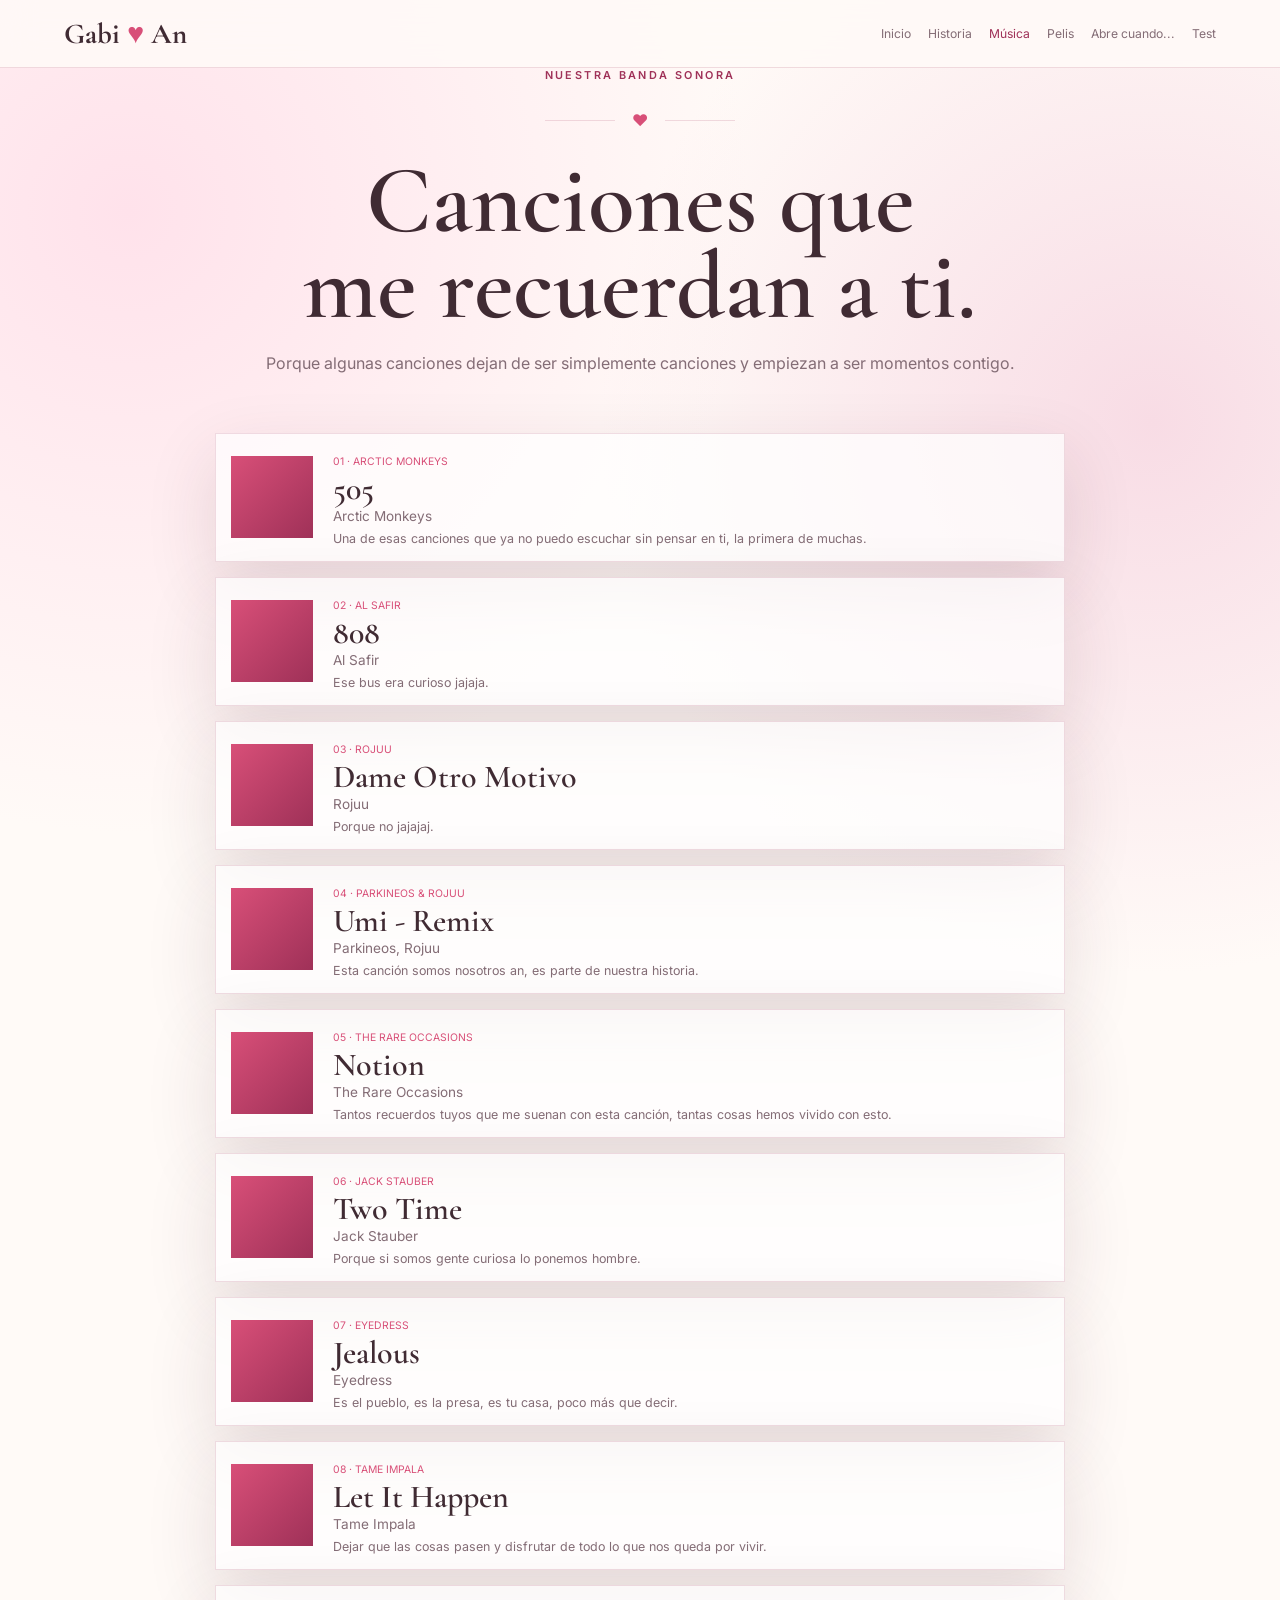
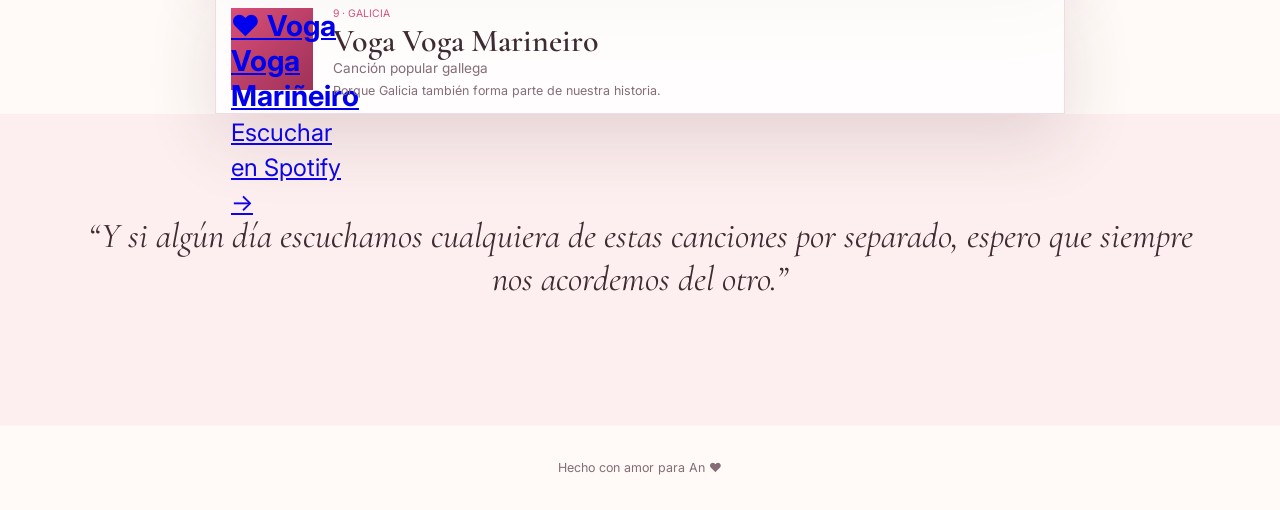
<file: musica.html>
<!DOCTYPE html>
<html lang="es">

<head>
    <meta charset="UTF-8">
    <meta name="viewport" content="width=device-width, initial-scale=1.0">

    <title>Nuestra banda sonora ♥</title>

    <link rel="stylesheet" href="style.css">
</head>

<body>

    <div class="floating-hearts"></div>

    <!-- HEADER -->
    <header class="site-header">

        <a href="home.html" class="logo">
            Gabi <span>♥</span> An
        </a>

        <nav class="navigation">
            <a href="home.html">Inicio</a>
            <a href="historia.html">Historia</a>
            <a href="musica.html" class="active">Música</a>
            <a href="pelis.html">Pelis</a>
            <a href="abre-cuando.html">Abre cuando...</a>
            <a href="test.html">Test</a>
        </nav>

        <button class="mobile-menu" aria-label="Abrir menú">
            ☰
        </button>

    </header>


    <main>

        <!-- INTRO -->
        <section class="section-heading">

            <span class="small-title">
                NUESTRA BANDA SONORA
            </span>

            <div class="ornament">♥</div>

            <h1>
                Canciones que<br>
                me recuerdan a ti.
            </h1>

            <p>
                Porque algunas canciones dejan de ser simplemente canciones
                y empiezan a ser momentos contigo.
            </p>

        </section>


        <!-- CANCIONES -->
        <section class="songs">


            <!-- 01 -->
            <article class="song-card">

                <div class="album-cover">
                    <iframe
                        src="https://open.spotify.com/embed/track/58ge6dfP91o9oXMzq3XkIS?utm_source=generator"
                        width="100%"
                        height="100%"
                        frameborder="0"
                        allowfullscreen=""
                        allow="autoplay; clipboard-write; encrypted-media; fullscreen; picture-in-picture"
                        loading="lazy">
                    </iframe>
                </div>

                <div class="song-info">

                    <span>01 · ARCTIC MONKEYS</span>

                    <h2>505</h2>

                    <p>
                        Arctic Monkeys
                    </p>

                    <p class="song-story">
                        Una de esas canciones que ya no puedo escuchar
                        sin pensar en ti, la primera de muchas.
                    </p>

                </div>

            </article>


            <!-- 02 -->
            <article class="song-card">

                <div class="album-cover">
                    <iframe
                        src="https://open.spotify.com/embed/track/0BxE4FqsDD1Ot4YuBXwAPp?utm_source=generator"
                        width="100%"
                        height="100%"
                        frameborder="0"
                        allowfullscreen=""
                        allow="autoplay; clipboard-write; encrypted-media; fullscreen; picture-in-picture"
                        loading="lazy">
                    </iframe>
                </div>

                <div class="song-info">

                    <span>02 · AL SAFIR</span>

                    <h2>808</h2>

                    <p>
                        Al Safir
                    </p>

                    <p class="song-story">
                        Ese bus era curioso jajaja.
                    </p>

                </div>

            </article>


            <!-- 03 -->
            <article class="song-card">

                <div class="album-cover">
                    <iframe
                        src="https://open.spotify.com/embed/track/40iaOidXr2AwfjXFqlWqcg?utm_source=generator"
                        width="100%"
                        height="100%"
                        frameborder="0"
                        allowfullscreen=""
                        allow="autoplay; clipboard-write; encrypted-media; fullscreen; picture-in-picture"
                        loading="lazy">
                    </iframe>
                </div>

                <div class="song-info">

                    <span>03 · ROJUU</span>

                    <h2>Dame Otro Motivo</h2>

                    <p>
                        Rojuu
                    </p>

                    <p class="song-story">
                        Porque no jajajaj.
                    </p>

                </div>

            </article>


            <!-- 04 -->
            <article class="song-card">

                <div class="album-cover">
                    <iframe
                        src="https://open.spotify.com/embed/track/03aSqc3ZrSvELTzC0yuGi8?utm_source=generator"
                        width="100%"
                        height="100%"
                        frameborder="0"
                        allowfullscreen=""
                        allow="autoplay; clipboard-write; encrypted-media; fullscreen; picture-in-picture"
                        loading="lazy">
                    </iframe>
                </div>

                <div class="song-info">

                    <span>04 · PARKINEOS & ROJUU</span>

                    <h2>Umi - Remix</h2>

                    <p>
                        Parkineos, Rojuu
                    </p>

                    <p class="song-story">
                        Esta canción somos nosotros an, es parte de nuestra historia.
                    </p>

                </div>

            </article>


            <!-- 05 -->
            <article class="song-card">

                <div class="album-cover">
                    <iframe
                        src="https://open.spotify.com/embed/track/58ge6dfP91o9oXMzq3XkIS?utm_source=generator"
                        width="100%"
                        height="100%"
                        frameborder="0"
                        allowfullscreen=""
                        allow="autoplay; clipboard-write; encrypted-media; fullscreen; picture-in-picture"
                        loading="lazy">
                    </iframe>
                </div>

                <div class="song-info">

                    <span>05 · THE RARE OCCASIONS</span>

                    <h2>Notion</h2>

                    <p>
                        The Rare Occasions
                    </p>

                    <p class="song-story">
                        Tantos recuerdos tuyos que me suenan con esta canción, tantas cosas hemos vivido con esto.
                    </p>

                </div>

            </article>


            <!-- 06 -->
            <article class="song-card">

                <div class="album-cover">
                    <iframe
                        src="https://open.spotify.com/embed/track/2X485T9Z5Ly0xyaghN73ed?utm_source=generator"
                        width="100%"
                        height="100%"
                        frameborder="0"
                        allowfullscreen=""
                        allow="autoplay; clipboard-write; encrypted-media; fullscreen; picture-in-picture"
                        loading="lazy">
                    </iframe>
                </div>

                <div class="song-info">

                    <span>06 · JACK STAUBER</span>

                    <h2>Two Time</h2>

                    <p>
                        Jack Stauber
                    </p>

                    <p class="song-story">
                        Porque si somos gente curiosa lo ponemos hombre.
                    </p>

                </div>

            </article>


            <!-- 07 -->
            <article class="song-card">

                <div class="album-cover">
                    <iframe
                        src="https://open.spotify.com/embed/track/1aXV8GrmQLvgoFtBPERP7E?utm_source=generator"
                        width="100%"
                        height="100%"
                        frameborder="0"
                        allowfullscreen=""
                        allow="autoplay; clipboard-write; encrypted-media; fullscreen; picture-in-picture"
                        loading="lazy">
                    </iframe>
                </div>

                <div class="song-info">

                    <span>07 · EYEDRESS</span>

                    <h2>Jealous</h2>

                    <p>
                        Eyedress
                    </p>

                    <p class="song-story">
                        Es el pueblo, es la presa, es tu casa, poco más que decir.
                    </p>

                </div>

            </article


            <!-- 09 -->
            <article class="song-card">

                <div class="album-cover">
                    <iframe
                        src="https://open.spotify.com/embed/track/2X485T9Z5Ly0xyaghN73ed?utm_source=generator"
                        width="100%"
                        height="100%"
                        frameborder="0"
                        allowfullscreen=""
                        allow="autoplay; clipboard-write; encrypted-media; fullscreen; picture-in-picture"
                        loading="lazy">
                    </iframe>
                </div>

                <div class="song-info">

                    <span>08 · TAME IMPALA</span>

                    <h2>Let It Happen</h2>

                    <p>
                        Tame Impala
                    </p>

                    <p class="song-story">
                        Dejar que las cosas pasen y disfrutar
                        de todo lo que nos queda por vivir.
                    </p>

                </div>

            </article>


            <!-- 10 -->
            <article class="song-card">

                <div class="album-cover">

                    <a
                        href="https://open.spotify.com/search/Voga%20Voga%20Marineiro"
                        target="_blank"
                        rel="noopener noreferrer"
                        class="song-external">

                        <div class="voga-placeholder">
                            <span>♥</span>
                            <strong>Voga Voga<br>Mariñeiro</strong>
                            <small>Escuchar en Spotify →</small>
                        </div>

                    </a>

                </div>

                <div class="song-info">

                    <span>9 · GALICIA</span>

                    <h2>Voga Voga Marineiro</h2>

                    <p>
                        Canción popular gallega
                    </p>

                    <p class="song-story">
                        Porque Galicia también forma parte
                        de nuestra historia.
                    </p>

                </div>

            </article>


        </section>


        <!-- FINAL -->
        <section class="quote-section">

            <p>
                “Y si algún día escuchamos cualquiera de estas canciones
                por separado, espero que siempre nos acordemos del otro.”
            </p>

        </section>

    </main>


    <footer class="site-footer">
        <p>Hecho con amor para An ♥</p>
    </footer>


    <script src="script.js"></script>

</body>

</html>
</file>
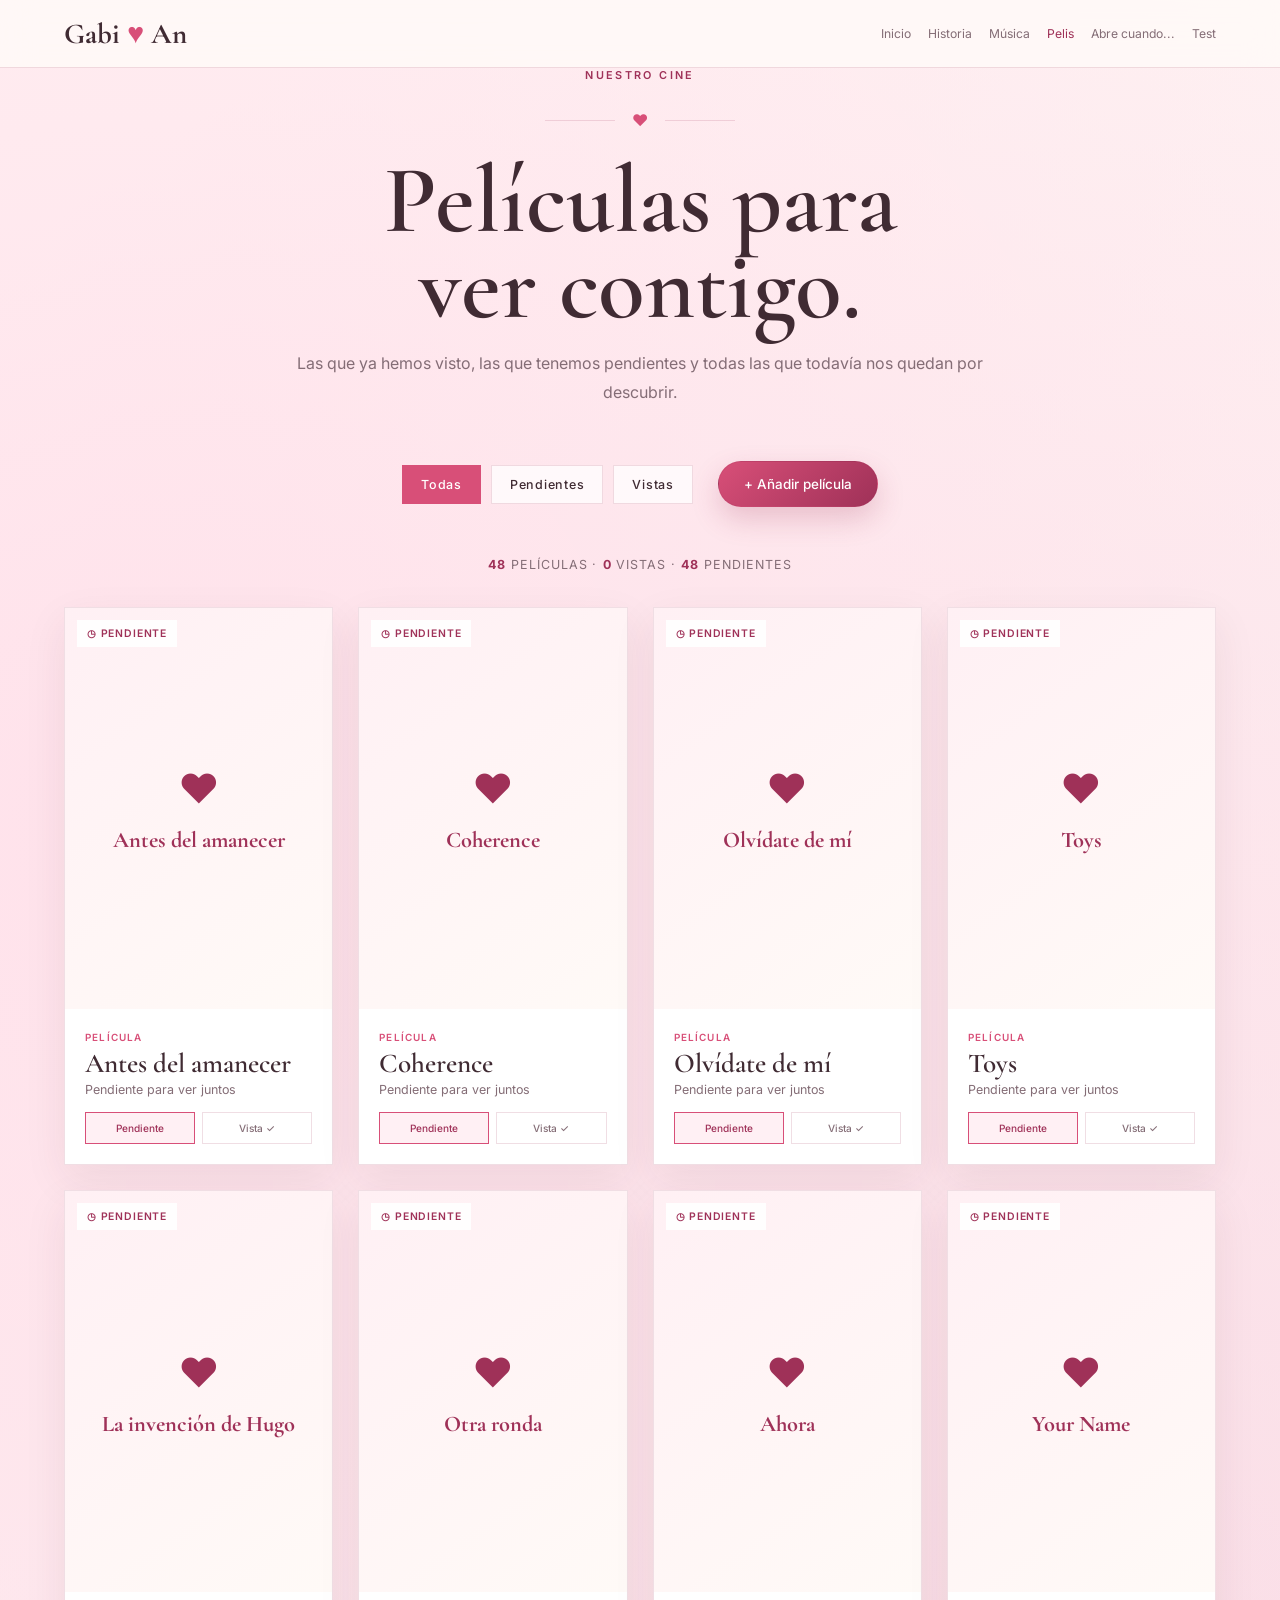
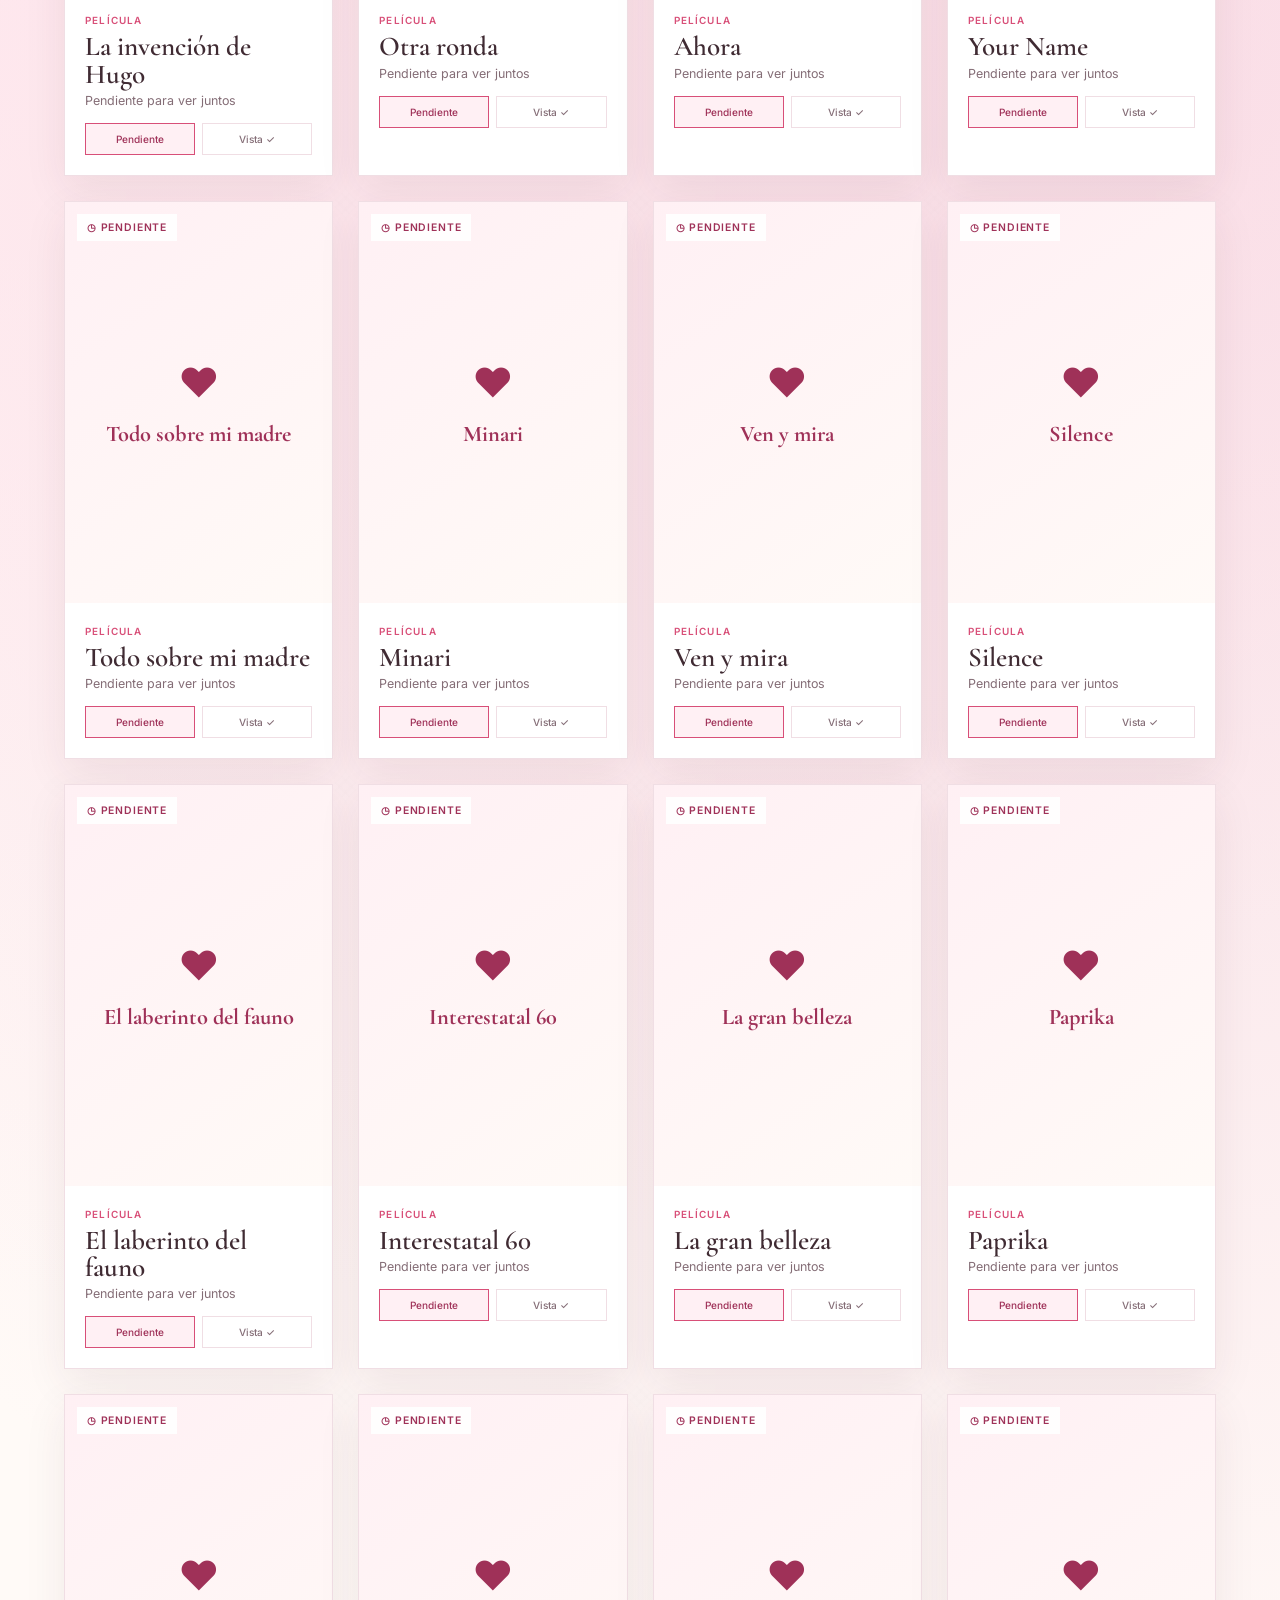
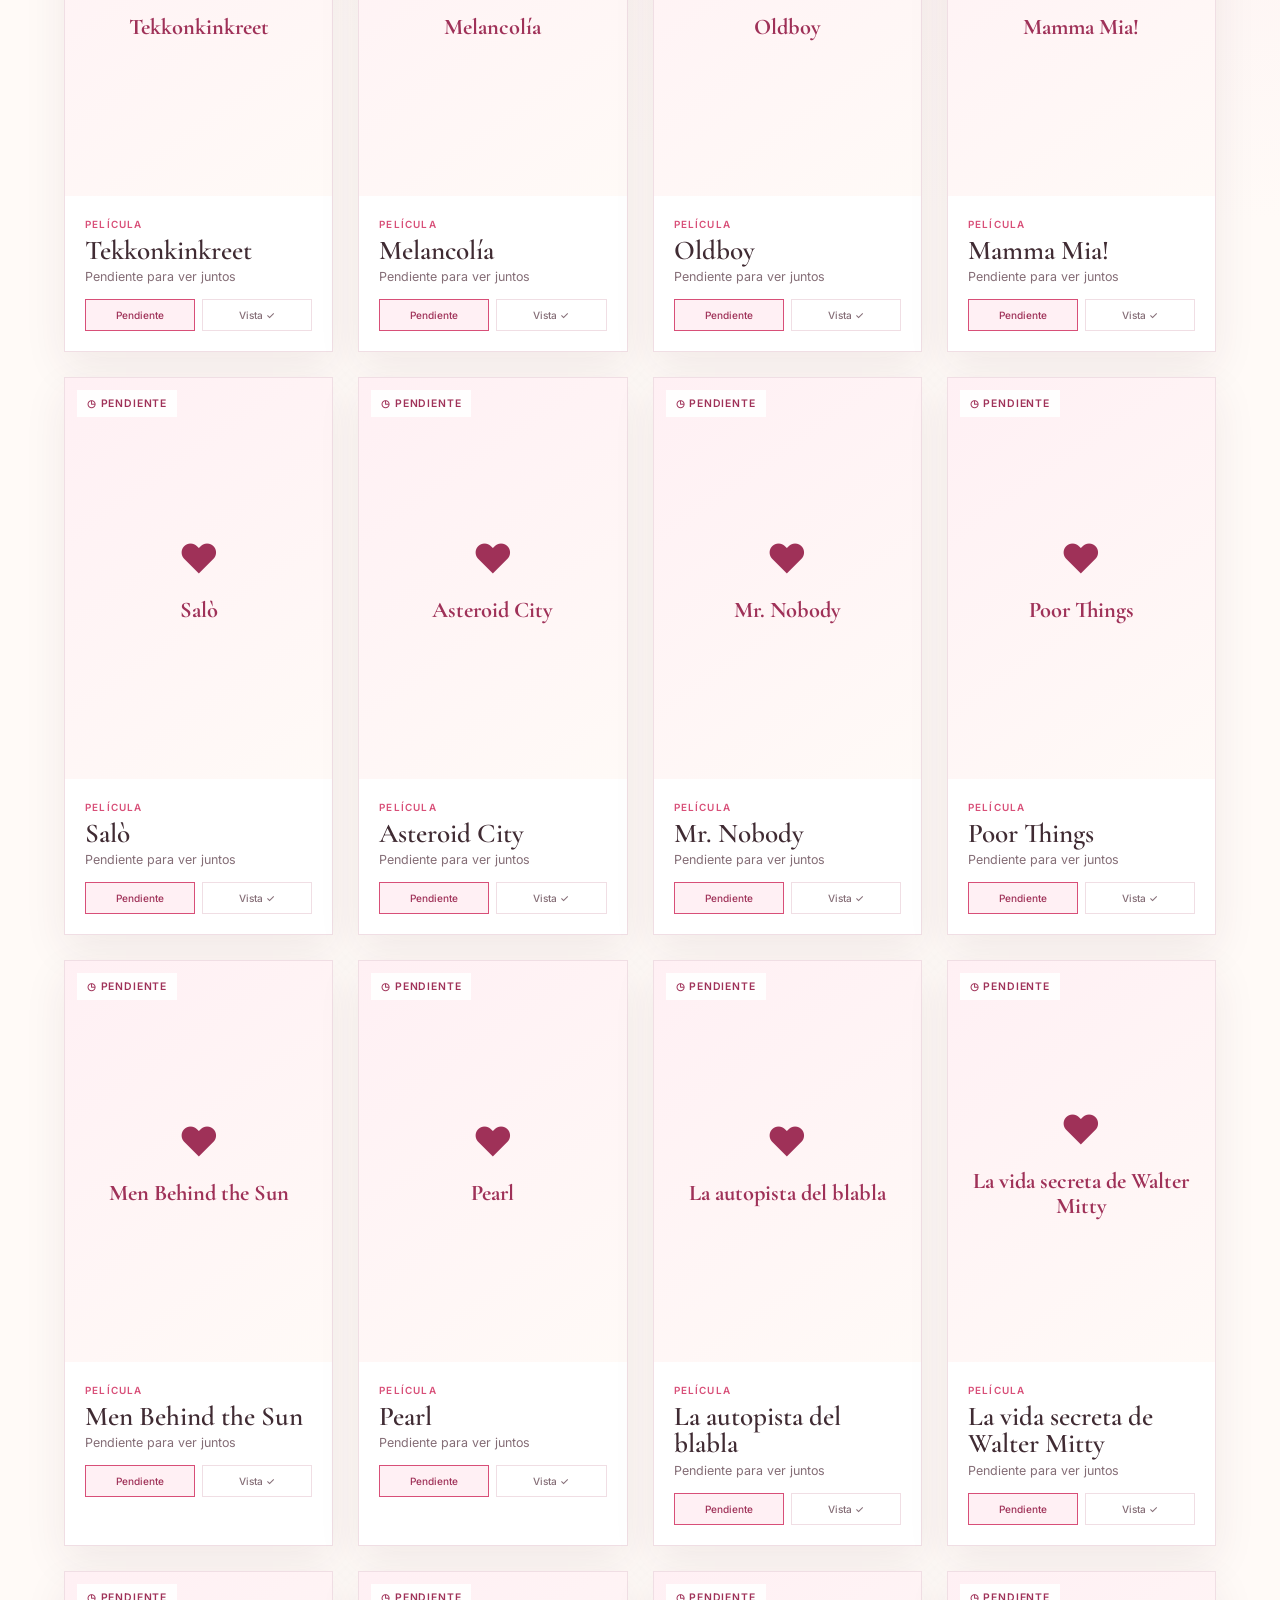
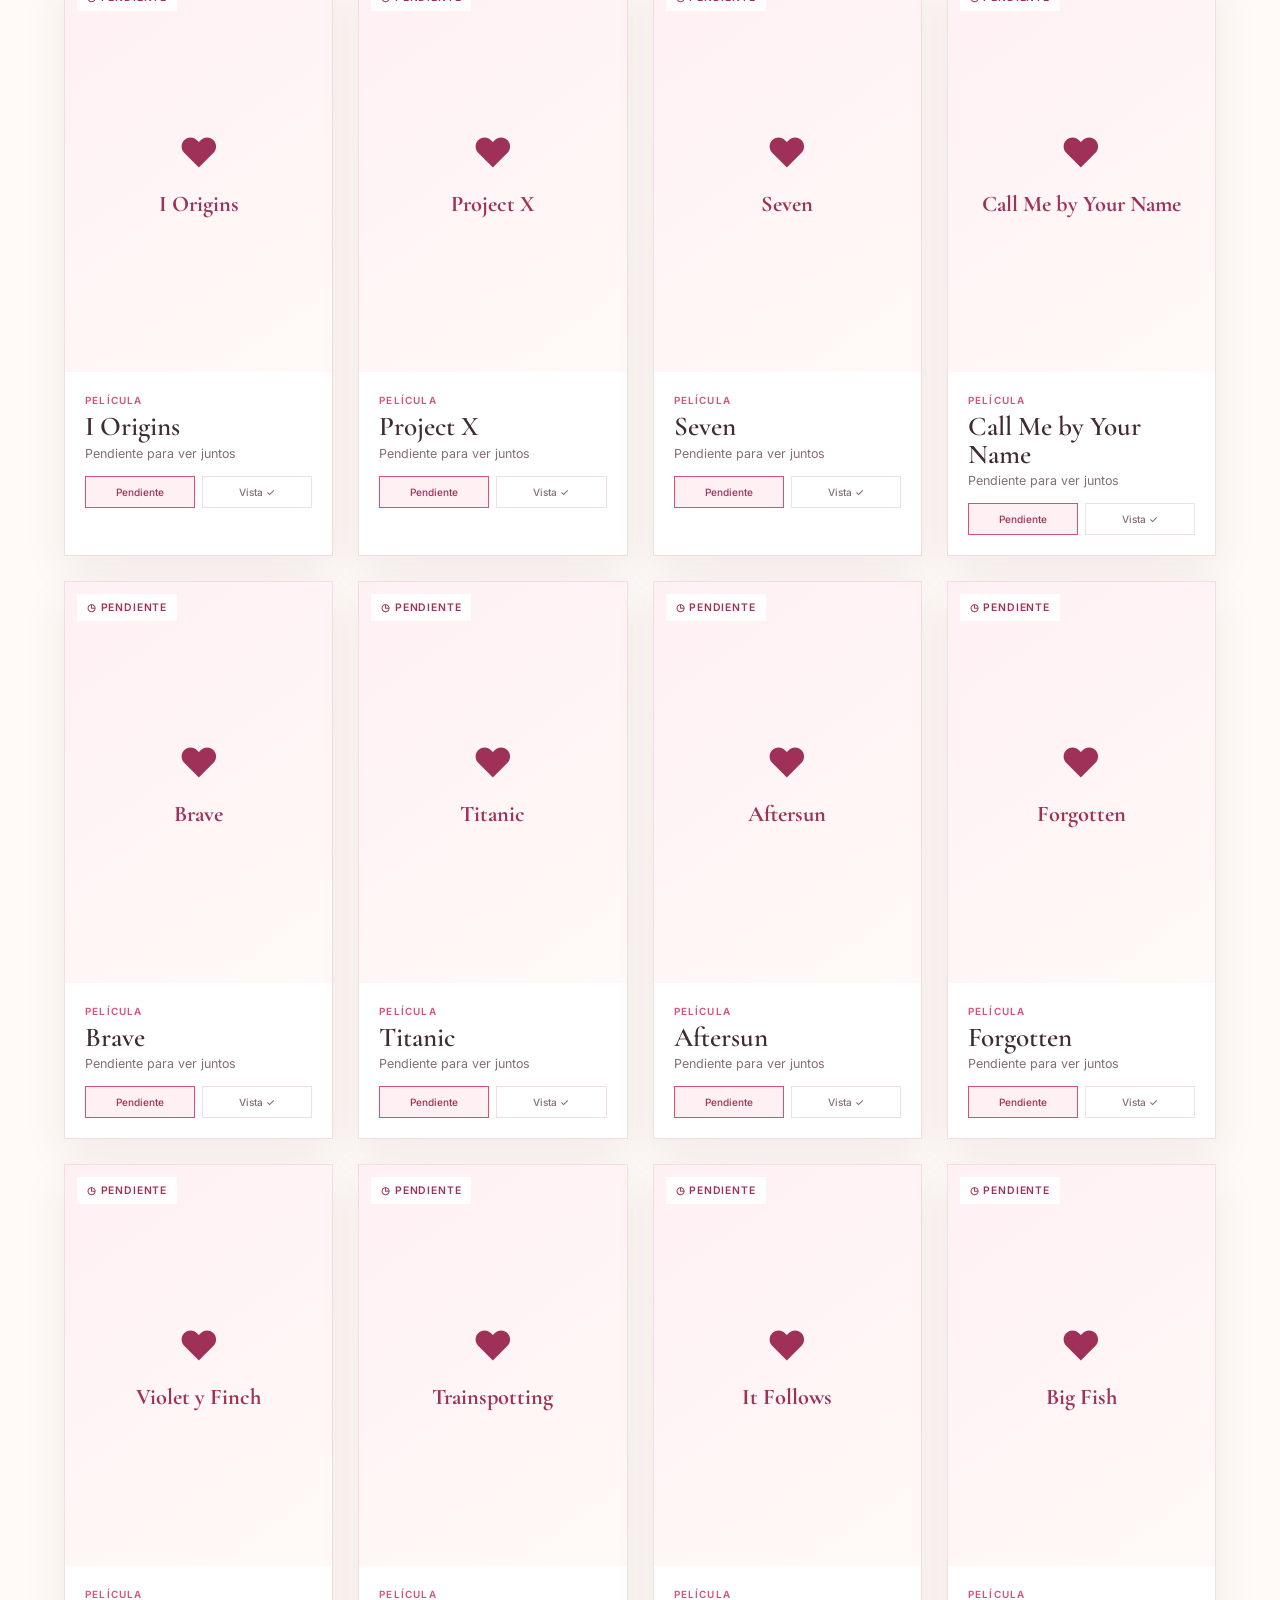
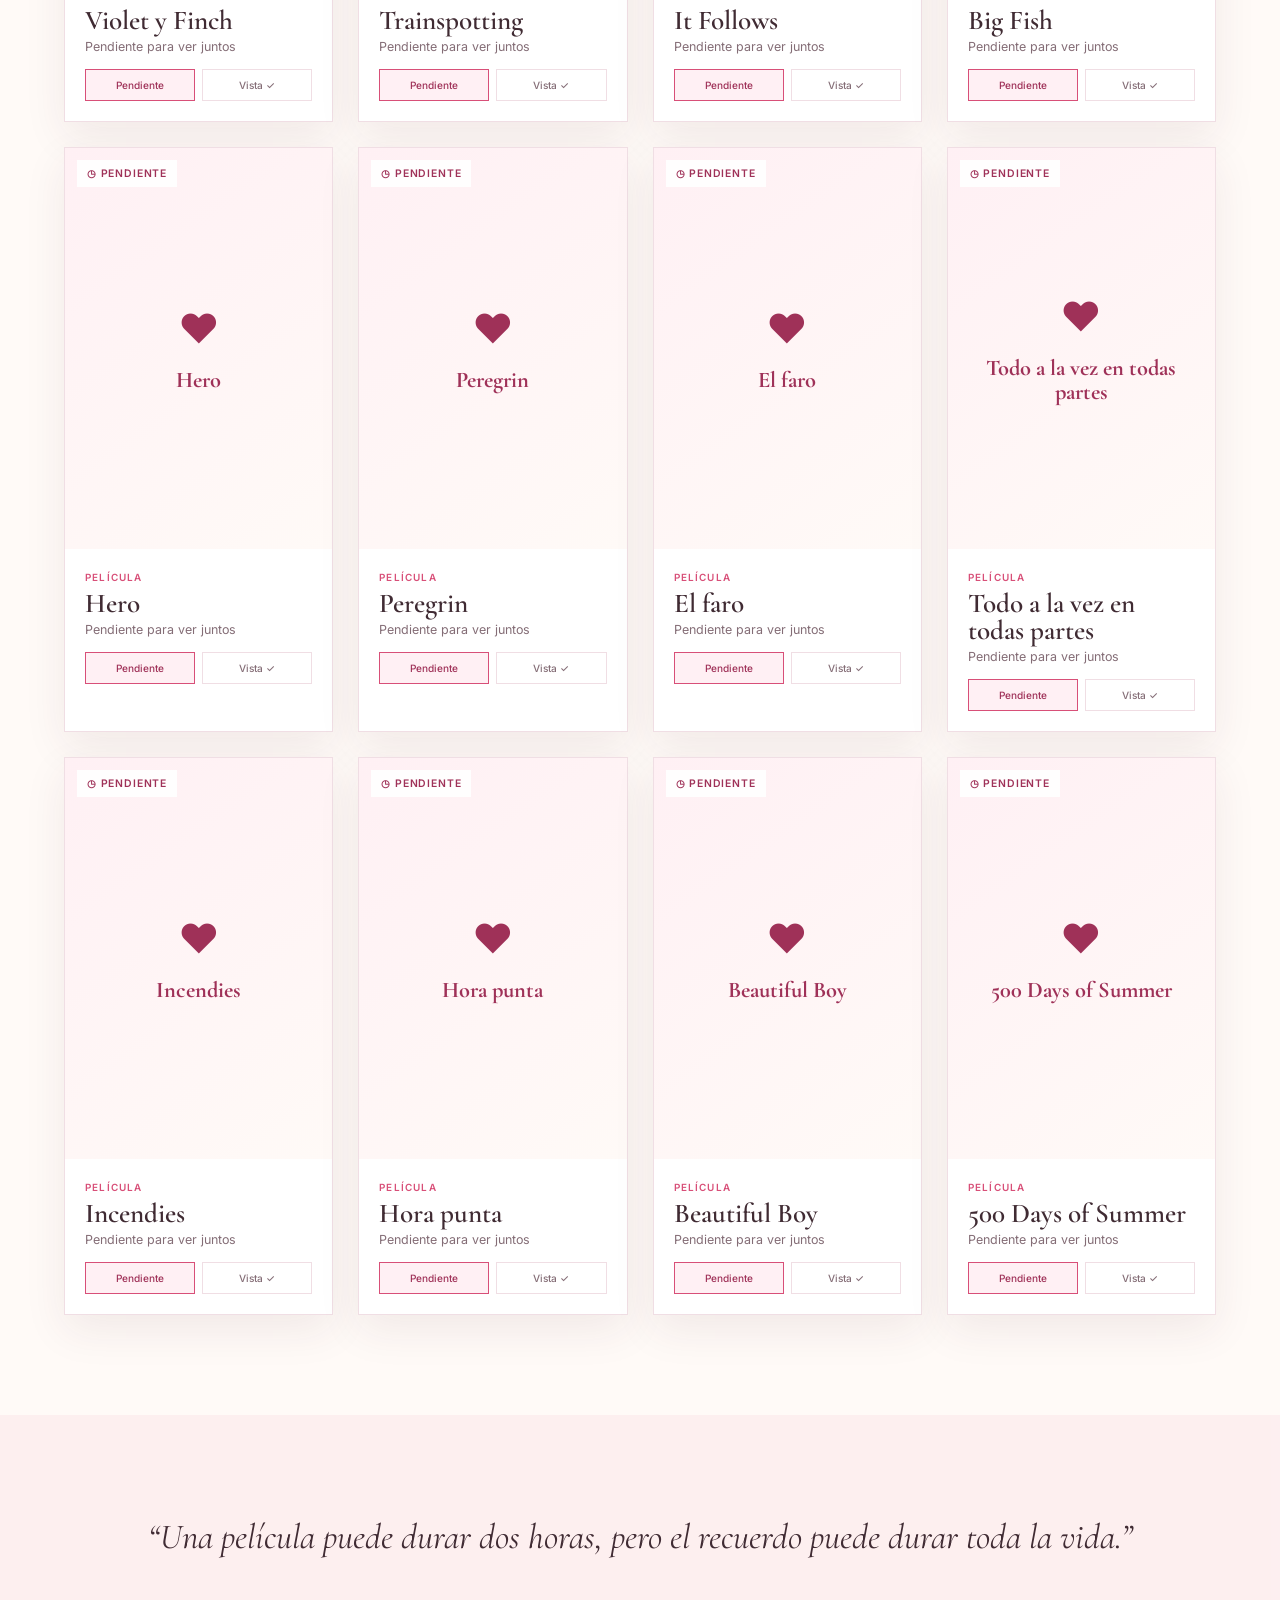
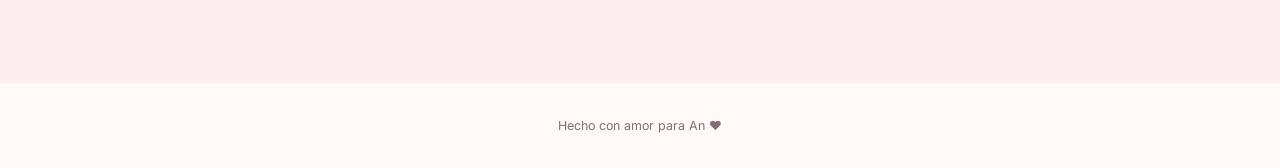
<file: pelis.html>
<!DOCTYPE html>
<html lang="es">

<head>
    <meta charset="UTF-8">
    <meta name="viewport" content="width=device-width, initial-scale=1.0">

    <title>Nuestras películas ♥</title>

    <link rel="stylesheet" href="style.css">

    <style>
        /* =====================================================
           PELÍCULAS — CONTROLES
        ===================================================== */

        .movies-page {
            position: relative;
            z-index: 1;
            width: min(1200px, 90vw);
            margin: 0 auto 100px;
        }

        .movies-controls {
            display: flex;
            flex-wrap: wrap;
            justify-content: center;
            align-items: center;
            gap: 10px;
            margin: 20px auto 50px;
        }

        .movie-filter {
            border: 1px solid var(--border);
            background: rgba(255, 255, 255, 0.75);
            color: var(--text);
            padding: 11px 18px;
            font: 500 0.78rem var(--sans);
            letter-spacing: 0.06em;
            cursor: pointer;
            transition: all 0.25s ease;
        }

        .movie-filter:hover {
            border-color: var(--pink);
            color: var(--pink-dark);
        }

        .movie-filter.active {
            background: var(--pink);
            color: white;
            border-color: var(--pink);
        }

        .add-movie-button {
            margin-left: 15px;
        }

        /* =====================================================
           AÑADIR PELÍCULA
        ===================================================== */

        .add-movie-panel {
            width: min(600px, 90vw);
            margin: 0 auto 45px;
            padding: 30px;
            background: rgba(255, 255, 255, 0.85);
            border: 1px solid var(--border);
            box-shadow: 0 20px 50px rgba(77, 35, 51, 0.08);

            display: none;
        }

        .add-movie-panel.show {
            display: block;
            animation: moviePanelAppear 0.3s ease;
        }

        @keyframes moviePanelAppear {
            from {
                opacity: 0;
                transform: translateY(-10px);
            }

            to {
                opacity: 1;
                transform: translateY(0);
            }
        }

        .add-movie-panel h2 {
            margin-bottom: 20px;
            font: 600 2rem var(--serif);
            text-align: center;
        }

        .movie-input-row {
            display: flex;
            gap: 10px;
        }

        .movie-input {
            flex: 1;
            min-width: 0;
            padding: 14px 16px;
            border: 1px solid var(--border);
            background: white;
            color: var(--text);
            font: 0.9rem var(--sans);
            outline: none;
        }

        .movie-input:focus {
            border-color: var(--pink);
        }

        .movie-add-message {
            text-align: center;
            min-height: 20px;
            margin-top: 12px;
            color: var(--pink-dark);
            font-size: 0.8rem;
        }

        /* =====================================================
           CONTADOR
        ===================================================== */

        .movies-counter {
            text-align: center;
            margin-bottom: 35px;
            color: var(--muted);
            font-size: 0.78rem;
            letter-spacing: 0.08em;
            text-transform: uppercase;
        }

        .movies-counter strong {
            color: var(--pink-dark);
        }

        /* =====================================================
           GRID
        ===================================================== */

        .movies-list {
            display: grid;
            grid-template-columns: repeat(4, 1fr);
            gap: 25px;
        }

        /* =====================================================
           TARJETA
        ===================================================== */

        .movie-card-new {
            position: relative;
            overflow: hidden;
            background: var(--paper);
            border: 1px solid var(--border);
            box-shadow: 0 15px 40px rgba(77, 35, 51, 0.08);
            transition:
                transform 0.3s ease,
                box-shadow 0.3s ease;
        }

        .movie-card-new:hover {
            transform: translateY(-6px);
            box-shadow: 0 25px 55px rgba(77, 35, 51, 0.14);
        }

        .movie-poster {
            position: relative;
            width: 100%;
            aspect-ratio: 2 / 3;
            overflow: hidden;
            background: var(--pink-light);
        }

        .movie-poster img {
            width: 100%;
            height: 100%;
            object-fit: cover;
            display: block;
            transition: transform 0.5s ease;
        }

        .movie-card-new:hover .movie-poster img {
            transform: scale(1.04);
        }

        /* =====================================================
           ESTADO
        ===================================================== */

        .movie-status {
            position: absolute;
            top: 12px;
            left: 12px;
            padding: 7px 10px;
            background: rgba(255, 255, 255, 0.94);
            color: var(--muted);
            font: 600 0.65rem var(--sans);
            letter-spacing: 0.08em;
            text-transform: uppercase;
            z-index: 2;
        }

        .movie-status.watched {
            color: #6b8e70;
        }

        .movie-status.pending {
            color: var(--pink-dark);
        }

        /* =====================================================
           BOTÓN ELIMINAR
        ===================================================== */

        .delete-movie {
            position: absolute;
            top: 10px;
            right: 10px;
            z-index: 3;

            width: 32px;
            height: 32px;

            border: 0;
            border-radius: 50%;

            background: rgba(64, 43, 51, 0.82);
            color: white;

            cursor: pointer;
            font-size: 15px;

            opacity: 0;
            transform: scale(0.8);
            transition: all 0.2s ease;
        }

        .movie-card-new:hover .delete-movie {
            opacity: 1;
            transform: scale(1);
        }

        .delete-movie:hover {
            background: var(--pink-dark);
        }

        /* =====================================================
           INFO
        ===================================================== */

        .movie-info-new {
            padding: 22px 20px 20px;
        }

        .movie-info-new span {
            display: block;
            margin-bottom: 7px;
            color: var(--pink);
            font-size: 0.62rem;
            font-weight: 600;
            letter-spacing: 0.12em;
            text-transform: uppercase;
        }

        .movie-info-new h2 {
            margin: 0 0 5px;
            font: 600 1.7rem / 1 var(--serif);
            color: var(--text);
        }

        .movie-info-new p {
            margin: 0 0 15px;
            color: var(--muted);
            font-size: 0.78rem;
        }

        /* =====================================================
           BOTONES ESTADO
        ===================================================== */

        .movie-actions {
            display: flex;
            gap: 7px;
        }

        .movie-state-button {
            flex: 1;
            padding: 9px 5px;

            border: 1px solid var(--border);
            background: transparent;

            color: var(--muted);
            font: 500 0.63rem var(--sans);

            cursor: pointer;
            transition: all 0.2s ease;
        }

        .movie-state-button:hover {
            border-color: var(--pink);
            color: var(--pink-dark);
        }

        .movie-state-button.selected {
            background: var(--pink-light);
            border-color: var(--pink);
            color: var(--pink-dark);
        }

        /* =====================================================
           SIN RESULTADOS
        ===================================================== */

        .no-movies {
            display: none;
            text-align: center;
            padding: 80px 20px;
            color: var(--muted);
        }

        .no-movies.show {
            display: block;
        }

        .no-movies span {
            display: block;
            margin-bottom: 15px;
            font: 3rem var(--serif);
            color: var(--pink);
        }

        .no-movies h2 {
            margin-bottom: 10px;
            font: 600 2rem var(--serif);
        }

        /* =====================================================
           RESPONSIVE
        ===================================================== */

        @media (max-width: 1000px) {
            .movies-list {
                grid-template-columns: repeat(3, 1fr);
            }
        }

        @media (max-width: 700px) {
            .movies-list {
                grid-template-columns: repeat(2, 1fr);
                gap: 15px;
            }

            .movie-info-new {
                padding: 17px 14px;
            }

            .movie-info-new h2 {
                font-size: 1.45rem;
            }

            .movie-actions {
                flex-direction: column;
            }

            .delete-movie {
                opacity: 1;
                transform: scale(1);
            }

            .movie-input-row {
                flex-direction: column;
            }

            .add-movie-button {
                margin-left: 0;
            }
        }

        @media (max-width: 450px) {
            .movies-list {
                grid-template-columns: 1fr;
            }

            .movie-poster {
                aspect-ratio: 2 / 2.8;
            }
        }
    </style>
</head>


<body>

    <div class="floating-hearts"></div>


    <!-- HEADER -->
    <header class="site-header">

        <a href="home.html" class="logo">
            Gabi <span>♥</span> An
        </a>

        <nav class="navigation">

            <a href="home.html">
                Inicio
            </a>

            <a href="historia.html">
                Historia
            </a>

            <a href="musica.html">
                Música
            </a>

            <a href="pelis.html" class="active">
                Pelis
            </a>

            <a href="abre-cuando.html">
                Abre cuando...
            </a>

            <a href="test.html">
                Test
            </a>

        </nav>

        <button
            class="mobile-menu"
            aria-label="Abrir menú">
            ☰
        </button>

    </header>


    <main>


        <!-- INTRO -->
        <section class="section-heading">

            <span class="small-title">
                NUESTRO CINE
            </span>

            <div class="ornament">
                ♥
            </div>

            <h1>
                Películas para<br>
                ver contigo.
            </h1>

            <p>
                Las que ya hemos visto, las que tenemos pendientes
                y todas las que todavía nos quedan por descubrir.
            </p>

        </section>


        <div class="movies-page">


            <!-- FILTROS -->
            <div class="movies-controls">

                <button
                    class="movie-filter active"
                    data-filter="all">
                    Todas
                </button>

                <button
                    class="movie-filter"
                    data-filter="pending">
                    Pendientes
                </button>

                <button
                    class="movie-filter"
                    data-filter="watched">
                    Vistas
                </button>

                <button
                    class="button primary add-movie-button"
                    id="openAddMovie">
                    + Añadir película
                </button>

            </div>


            <!-- AÑADIR -->
            <div
                class="add-movie-panel"
                id="addMoviePanel">

                <h2>
                    Añadir una película
                </h2>

                <div class="movie-input-row">

                    <input
                        type="text"
                        id="movieInput"
                        class="movie-input"
                        placeholder="Nombre de la película..."
                        autocomplete="off">

                    <button
                        class="button primary"
                        id="addMovie">
                        Añadir
                    </button>

                </div>

                <div
                    class="movie-add-message"
                    id="movieAddMessage">
                </div>

            </div>


            <!-- CONTADOR -->
            <div class="movies-counter">

                <strong id="movieCount">
                    0
                </strong>

                películas ·

                <strong id="watchedCount">
                    0
                </strong>

                vistas ·

                <strong id="pendingCount">
                    0
                </strong>

                pendientes

            </div>


            <!-- LISTA -->
            <div
                class="movies-list"
                id="moviesList">
            </div>


            <!-- SIN RESULTADOS -->
            <div
                class="no-movies"
                id="noMovies">

                <span>
                    ♡
                </span>

                <h2>
                    Aquí no hay películas.
                </h2>

                <p>
                    Añade alguna que tengamos que ver juntos.
                </p>

            </div>


        </div>


        <!-- FRASE FINAL -->
        <section class="quote-section">

            <p>
                “Una película puede durar dos horas,
                pero el recuerdo puede durar toda la vida.”
            </p>

        </section>


    </main>


    <footer class="site-footer">

        <p>
            Hecho con amor para An ♥
        </p>

    </footer>


    <script src="script.js"></script>


    <script>
        /* =====================================================
           NUESTRA LISTA DE PELÍCULAS
        ===================================================== */

        const defaultMovies = [

            {
                title: "Antes del amanecer",
                search: "Before Sunrise"
            },

            {
                title: "Coherence",
                search: "Coherence 2013 film"
            },

            {
                title: "Olvídate de mí",
                search: "Eternal Sunshine of the Spotless Mind"
            },

            {
                title: "Toys",
                search: "Toys 1992"
            },

            {
                title: "La invención de Hugo",
                search: "Hugo 2011 film"
            },

            {
                title: "Otra ronda",
                search: "Another Round film"
            },

            {
                title: "Ahora",
                search: "Ahora película"
            },

            {
                title: "Your Name",
                search: "Your Name film"
            },

            {
                title: "Todo sobre mi madre",
                search: "All About My Mother"
            },

            {
                title: "Minari",
                search: "Minari film"
            },

            {
                title: "Ven y mira",
                search: "Come and See film"
            },

            {
                title: "Silence",
                search: "Silence 2016 film"
            },

            {
                title: "El laberinto del fauno",
                search: "Pan's Labyrinth"
            },

            {
                title: "Interestatal 60",
                search: "Interstate 60 film"
            },

            {
                title: "La gran belleza",
                search: "The Great Beauty"
            },

            {
                title: "Paprika",
                search: "Paprika 2006 film"
            },

            {
                title: "Tekkonkinkreet",
                search: "Tekkonkinkreet"
            },

            {
                title: "Melancolía",
                search: "Melancholia 2011 film"
            },

            {
                title: "Oldboy",
                search: "Oldboy 2003 film"
            },

            {
                title: "Mamma Mia!",
                search: "Mamma Mia film"
            },

            {
                title: "Salò",
                search: "Salò 120 Days of Sodom"
            },

            {
                title: "Asteroid City",
                search: "Asteroid City"
            },

            {
                title: "Mr. Nobody",
                search: "Mr. Nobody film"
            },

            {
                title: "Poor Things",
                search: "Poor Things film"
            },

            {
                title: "Men Behind the Sun",
                search: "Men Behind the Sun film"
            },

            {
                title: "Pearl",
                search: "Pearl 2022 film"
            },

            {
                title: "La autopista del blabla",
                search: "La autopista del blabla película"
            },

            {
                title: "La vida secreta de Walter Mitty",
                search: "The Secret Life of Walter Mitty 2013"
            },

            {
                title: "I Origins",
                search: "I Origins"
            },

            {
                title: "Project X",
                search: "Project X 2012 film"
            },

            {
                title: "Seven",
                search: "Se7en"
            },

            {
                title: "Call Me by Your Name",
                search: "Call Me by Your Name"
            },

            {
                title: "Brave",
                search: "Brave 2012 Pixar"
            },

            {
                title: "Titanic",
                search: "Titanic 1997 film"
            },

            {
                title: "Aftersun",
                search: "Aftersun film"
            },

            {
                title: "Forgotten",
                search: "Forgotten 2017 Korean film"
            },

            {
                title: "Violet y Finch",
                search: "All the Bright Places film"
            },

            {
                title: "Trainspotting",
                search: "Trainspotting"
            },

            {
                title: "It Follows",
                search: "It Follows"
            },

            {
                title: "Big Fish",
                search: "Big Fish 2003 film"
            },

            {
                title: "Hero",
                search: "Hero 2002 Chinese film"
            },

            {
                title: "Peregrin",
                search: "Miss Peregrine's Home for Peculiar Children"
            },

            {
                title: "El faro",
                search: "The Lighthouse 2019 film"
            },

            {
                title: "Todo a la vez en todas partes",
                search: "Everything Everywhere All at Once"
            },

            {
                title: "Incendies",
                search: "Incendies 2010 film"
            },

            {
                title: "Hora punta",
                search: "Rush Hour 1998 film"
            },

            {
                title: "Beautiful Boy",
                search: "Beautiful Boy 2018 film"
            },

            {
                title: "500 Days of Summer",
                search: "500 Days of Summer"
            }

        ];


        /* =====================================================
           LOCALSTORAGE
        ===================================================== */

        const STORAGE_KEY = "gabi_an_peliculas";

        let movies;


        function loadMovies() {

            const saved =
                localStorage.getItem(STORAGE_KEY);

            if (saved) {

                try {

                    movies = JSON.parse(saved);

                } catch {

                    movies = createInitialMovies();

                }

            } else {

                movies = createInitialMovies();

            }

        }


        function createInitialMovies() {

            return defaultMovies.map((movie, index) => {

                return {
                    id: "movie-" + index,
                    title: movie.title,
                    search: movie.search,
                    status: "pending",
                    custom: false
                };

            });

        }


        function saveMovies() {

            localStorage.setItem(
                STORAGE_KEY,
                JSON.stringify(movies)
            );

        }


        /* =====================================================
           OBTENER POSTER DE INTERNET
        ===================================================== */

        async function getPoster(search) {

            try {

                const url =
                    "https://en.wikipedia.org/api/rest_v1/page/summary/"
                    + encodeURIComponent(search.replace(/ /g, "_"));

                const response =
                    await fetch(url);

                if (!response.ok) {
                    throw new Error("No encontrado");
                }

                const data =
                    await response.json();

                if (
                    data.thumbnail &&
                    data.thumbnail.source
                ) {

                    return data.thumbnail.source;

                }

            } catch (error) {

                console.log(
                    "No se encontró portada:",
                    search
                );

            }

            return null;

        }


        /* =====================================================
           PLACEHOLDER
        ===================================================== */

        function createPosterPlaceholder(title) {

            const encoded =
                encodeURIComponent(title);

            return `
                <div
                    style="
                        width:100%;
                        height:100%;
                        display:flex;
                        flex-direction:column;
                        justify-content:center;
                        align-items:center;
                        text-align:center;
                        padding:25px;
                        background:
                        linear-gradient(
                            145deg,
                            #fff0f4,
                            #fffaf7
                        );
                        color:#9f3158;
                    "
                >

                    <span
                        style="
                            font-size:2.5rem;
                            margin-bottom:15px;
                        "
                    >
                        ♥
                    </span>

                    <strong
                        style="
                            font-family:
                            Cormorant Garamond,
                            Georgia,
                            serif;
                            font-size:1.4rem;
                            line-height:1.1;
                        "
                    >
                        ${escapeHTML(title)}
                    </strong>

                </div>
            `;

        }


        /* =====================================================
           SEGURIDAD HTML
        ===================================================== */

        function escapeHTML(text) {

            const div =
                document.createElement("div");

            div.textContent = text;

            return div.innerHTML;

        }


        /* =====================================================
           RENDER
        ===================================================== */

        let currentFilter = "all";


        async function renderMovies() {

            const container =
                document.getElementById("moviesList");

            const noMovies =
                document.getElementById("noMovies");

            container.innerHTML = "";

            const filtered =
                movies.filter(movie => {

                    if (currentFilter === "all") {
                        return true;
                    }

                    return movie.status === currentFilter;

                });


            noMovies.classList.toggle(
                "show",
                filtered.length === 0
            );


            filtered.forEach((movie, index) => {

                const card =
                    createMovieCard(movie);

                container.appendChild(card);

                loadMoviePoster(
                    movie,
                    card
                );

            });


            updateCounters();

        }


        /* =====================================================
           CREAR TARJETA
        ===================================================== */

        function createMovieCard(movie) {

            const article =
                document.createElement("article");

            article.className =
                "movie-card-new";

            article.dataset.id =
                movie.id;


            const statusText =
                movie.status === "watched"
                    ? "✓ Vista"
                    : "◷ Pendiente";


            article.innerHTML = `

                <div class="movie-poster">

                    <div
                        class="movie-status
                        ${movie.status}"
                    >
                        ${statusText}
                    </div>

                    <button
                        class="delete-movie"
                        title="Eliminar película"
                        aria-label="Eliminar película"
                    >
                        ×
                    </button>

                    <div
                        class="poster-loading"
                        style="
                            width:100%;
                            height:100%;
                            display:flex;
                            align-items:center;
                            justify-content:center;
                            color:#846d76;
                            font-family:Inter,Arial,sans-serif;
                            font-size:.75rem;
                        "
                    >
                        Cargando...
                    </div>

                </div>


                <div class="movie-info-new">

                    <span>
                        ${movie.custom ? "AÑADIDA" : "PELÍCULA"}
                    </span>

                    <h2>
                        ${escapeHTML(movie.title)}
                    </h2>

                    <p>
                        ${movie.status === "watched"
                            ? "Ya la hemos visto ♥"
                            : "Pendiente para ver juntos"}
                    </p>

                    <div class="movie-actions">

                        <button
                            class="
                                movie-state-button
                                ${movie.status === "pending"
                                    ? "selected"
                                    : ""}"
                            data-state="pending"
                        >
                            Pendiente
                        </button>

                        <button
                            class="
                                movie-state-button
                                ${movie.status === "watched"
                                    ? "selected"
                                    : ""}"
                            data-state="watched"
                        >
                            Vista ✓
                        </button>

                    </div>

                </div>

            `;


            /* ELIMINAR */

            article
                .querySelector(".delete-movie")
                .addEventListener(
                    "click",
                    () => deleteMovie(movie.id)
                );


            /* CAMBIAR ESTADO */

            article
                .querySelectorAll(".movie-state-button")
                .forEach(button => {

                    button.addEventListener(
                        "click",
                        () => {

                            setMovieStatus(
                                movie.id,
                                button.dataset.state
                            );

                        }
                    );

                });


            return article;

        }


        /* =====================================================
           CARGAR PORTADA
        ===================================================== */

        async function loadMoviePoster(
            movie,
            card
        ) {

            const poster =
                card.querySelector(".movie-poster");

            const image =
                await getPoster(movie.search);


            const loading =
                card.querySelector(".poster-loading");


            if (loading) {
                loading.remove();
            }


            if (image) {

                const img =
                    document.createElement("img");

                img.src = image;

                img.alt =
                    "Portada de " + movie.title;

                img.loading = "lazy";

                img.onerror = () => {

                    poster.insertAdjacentHTML(
                        "beforeend",
                        createPosterPlaceholder(
                            movie.title
                        )
                    );

                };

                poster.appendChild(img);

            } else {

                poster.insertAdjacentHTML(
                    "beforeend",
                    createPosterPlaceholder(
                        movie.title
                    )
                );

            }

        }


        /* =====================================================
           CAMBIAR ESTADO
        ===================================================== */

        function setMovieStatus(
            id,
            status
        ) {

            const movie =
                movies.find(
                    movie => movie.id === id
                );


            if (!movie) {
                return;
            }


            movie.status = status;

            saveMovies();

            renderMovies();

        }


        /* =====================================================
           ELIMINAR
        ===================================================== */

        function deleteMovie(id) {

            const movie =
                movies.find(
                    movie => movie.id === id
                );


            if (!movie) {
                return;
            }


            const confirmed =
                confirm(
                    `¿Quieres eliminar "${movie.title}" de la lista?`
                );


            if (!confirmed) {
                return;
            }


            movies =
                movies.filter(
                    movie => movie.id !== id
                );


            saveMovies();

            renderMovies();

        }


        /* =====================================================
           AÑADIR
        ===================================================== */

        function addMovie() {

            const input =
                document.getElementById(
                    "movieInput"
                );

            const message =
                document.getElementById(
                    "movieAddMessage"
                );


            const title =
                input.value.trim();


            if (!title) {

                message.textContent =
                    "Escribe el nombre de una película ♥";

                return;

            }


            const exists =
                movies.some(
                    movie =>
                        movie.title.toLowerCase()
                        === title.toLowerCase()
                );


            if (exists) {

                message.textContent =
                    "Esa película ya está en la lista.";

                return;

            }


            const newMovie = {

                id:
                    "custom-" +
                    Date.now(),

                title: title,

                search: title,

                status: "pending",

                custom: true

            };


            movies.push(newMovie);

            saveMovies();

            input.value = "";

            message.textContent =
                "Película añadida ♥";


            renderMovies();


            setTimeout(() => {

                message.textContent = "";

            }, 2500);

        }


        /* =====================================================
           CONTADORES
        ===================================================== */

        function updateCounters() {

            const total =
                movies.length;

            const watched =
                movies.filter(
                    movie =>
                        movie.status === "watched"
                ).length;

            const pending =
                movies.filter(
                    movie =>
                        movie.status === "pending"
                ).length;


            document.getElementById(
                "movieCount"
            ).textContent = total;


            document.getElementById(
                "watchedCount"
            ).textContent = watched;


            document.getElementById(
                "pendingCount"
            ).textContent = pending;

        }


        /* =====================================================
           FILTROS
        ===================================================== */

        document
            .querySelectorAll(".movie-filter")
            .forEach(button => {

                button.addEventListener(
                    "click",
                    () => {

                        document
                            .querySelectorAll(
                                ".movie-filter"
                            )
                            .forEach(
                                btn =>
                                    btn.classList
                                    .remove("active")
                            );


                        button.classList.add(
                            "active"
                        );


                        currentFilter =
                            button.dataset.filter;


                        renderMovies();

                    }
                );

            });


        /* =====================================================
           PANEL AÑADIR
        ===================================================== */

        document
            .getElementById("openAddMovie")
            .addEventListener(
                "click",
                () => {

                    const panel =
                        document.getElementById(
                            "addMoviePanel"
                        );

                    panel.classList.toggle(
                        "show"
                    );

                    if (
                        panel.classList.contains(
                            "show"
                        )
                    ) {

                        document
                            .getElementById(
                                "movieInput"
                            )
                            .focus();

                    }

                }
            );


        document
            .getElementById("addMovie")
            .addEventListener(
                "click",
                addMovie
            );


        document
            .getElementById("movieInput")
            .addEventListener(
                "keydown",
                event => {

                    if (
                        event.key === "Enter"
                    ) {

                        addMovie();

                    }

                }
            );


        /* =====================================================
           INICIAR
        ===================================================== */

        loadMovies();

        renderMovies();

    </script>

</body>

</html>
</file>
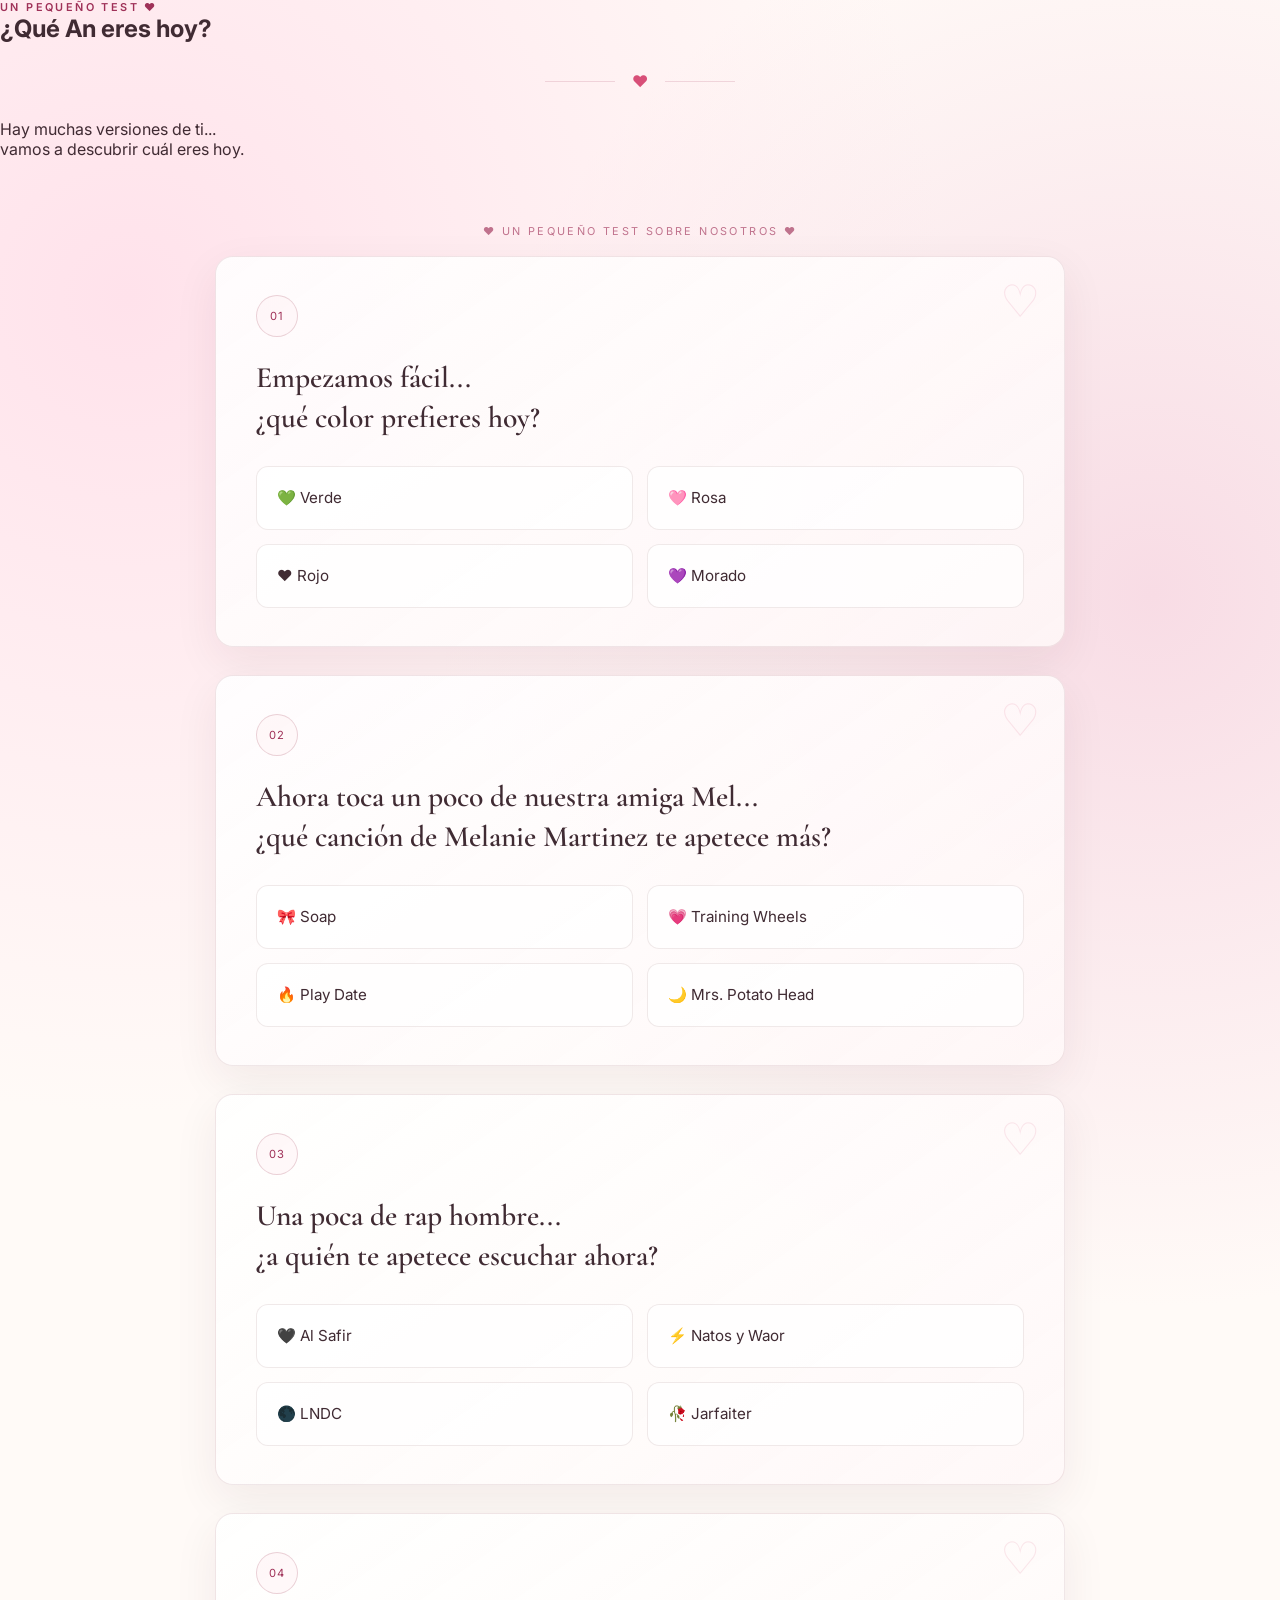
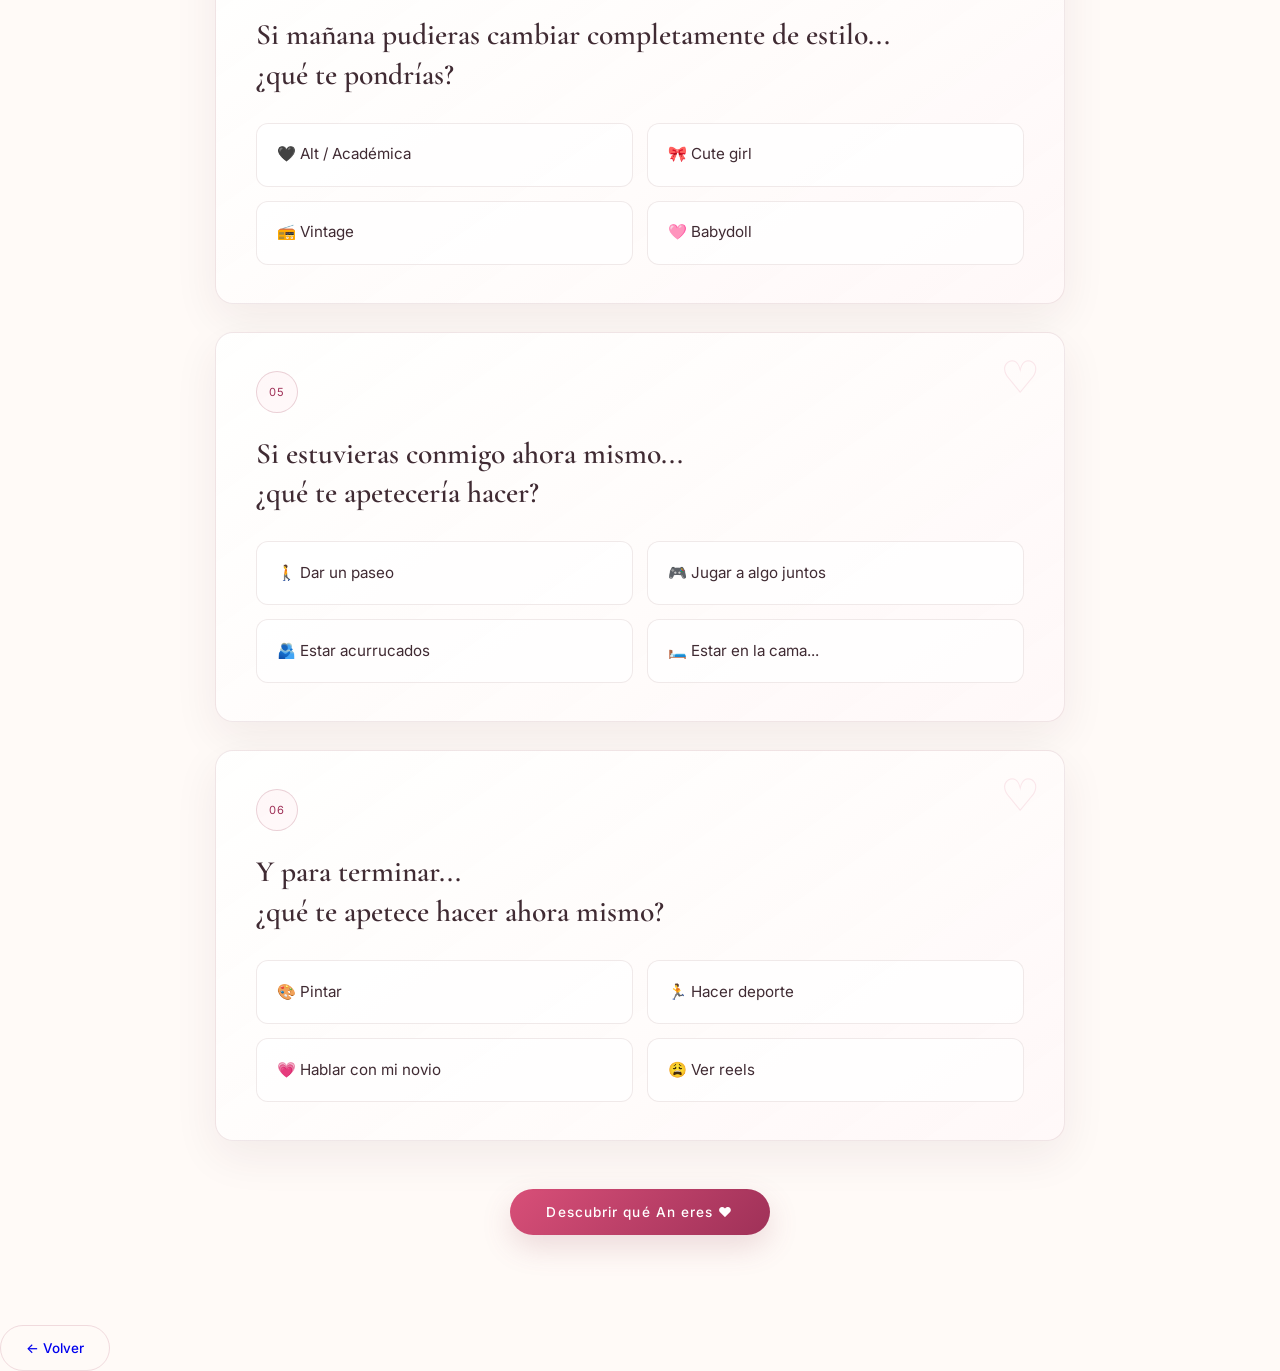
<file: test.html>
<!DOCTYPE html>
<html lang="es">
<head>
    <meta charset="UTF-8">
    <meta name="viewport" content="width=device-width, initial-scale=1.0">

    <title>¿Qué An eres hoy? ♥</title>
    <meta name="description" content="Un pequeño test para descubrir qué An eres hoy ♥">

    <link rel="stylesheet" href="style.css">
</head>

<body>

    <div class="floating-hearts"></div>

    <main class="page-container">

        <section class="page-header">
            <span class="small-title">UN PEQUEÑO TEST ♥</span>

            <h1>
                ¿Qué An eres hoy?
            </h1>

            <div class="ornament">♥</div>

            <p>
                Hay muchas versiones de ti...
                <br>
                vamos a descubrir cuál eres hoy.
            </p>
        </section>


        <form id="quiz" class="quiz-container">


            <!-- PREGUNTA 1 -->
            <section class="quiz-question">

                <span class="question-number">
                    01
                </span>

                <h2>
                    Empezamos fácil...
                    <br>
                    ¿qué color prefieres hoy?
                </h2>

                <div class="quiz-options">

                    <label class="quiz-option">
                        <input type="radio" name="q1" value="energica">
                        <span>
                            💚 Verde
                        </span>
                    </label>

                    <label class="quiz-option">
                        <input type="radio" name="q1" value="cariñosa">
                        <span>
                            🩷 Rosa
                        </span>
                    </label>

                    <label class="quiz-option">
                        <input type="radio" name="q1" value="caliente">
                        <span>
                            ❤️ Rojo
                        </span>
                    </label>

                    <label class="quiz-option">
                        <input type="radio" name="q1" value="pensativa">
                        <span>
                            💜 Morado
                        </span>
                    </label>

                </div>

            </section>


            <!-- PREGUNTA 2 -->
            <section class="quiz-question">

                <span class="question-number">
                    02
                </span>

                <h2>
                    Ahora toca un poco de nuestra amiga Mel...
                    <br>
                    ¿qué canción de Melanie Martinez te apetece más?
                </h2>

                <div class="quiz-options">

                    <label class="quiz-option">
                        <input type="radio" name="q2" value="energica">
                        <span>
                            🎀 Soap
                        </span>
                    </label>

                    <label class="quiz-option">
                        <input type="radio" name="q2" value="cariñosa">
                        <span>
                            💗 Training Wheels
                        </span>
                    </label>

                    <label class="quiz-option">
                        <input type="radio" name="q2" value="caliente">
                        <span>
                            🔥 Play Date
                        </span>
                    </label>

                    <label class="quiz-option">
                        <input type="radio" name="q2" value="pensativa">
                        <span>
                            🌙 Mrs. Potato Head
                        </span>
                    </label>

                </div>

            </section>


            <!-- PREGUNTA 3 -->
            <section class="quiz-question">

                <span class="question-number">
                    03
                </span>

                <h2>
                    Una poca de rap hombre...
                    <br>
                    ¿a quién te apetece escuchar ahora?
                </h2>

                <div class="quiz-options">

                    <label class="quiz-option">
                        <input type="radio" name="q3" value="caliente">
                        <span>
                            🖤 Al Safir
                        </span>
                    </label>

                    <label class="quiz-option">
                        <input type="radio" name="q3" value="energica">
                        <span>
                            ⚡ Natos y Waor
                        </span>
                    </label>

                    <label class="quiz-option">
                        <input type="radio" name="q3" value="pensativa">
                        <span>
                            🌑 LNDC
                        </span>
                    </label>

                    <label class="quiz-option">
                        <input type="radio" name="q3" value="cariñosa">
                        <span>
                            🥀 Jarfaiter
                        </span>
                    </label>

                </div>

            </section>


            <!-- PREGUNTA 4 -->
            <section class="quiz-question">

                <span class="question-number">
                    04
                </span>

                <h2>
                    Si mañana pudieras cambiar completamente de estilo...
                    <br>
                    ¿qué te pondrías?
                </h2>

                <div class="quiz-options">

                    <label class="quiz-option">
                        <input type="radio" name="q4" value="energica">
                        <span>
                            🖤 Alt / Académica
                        </span>
                    </label>

                    <label class="quiz-option">
                        <input type="radio" name="q4" value="cariñosa">
                        <span>
                            🎀 Cute girl
                        </span>
                    </label>

                    <label class="quiz-option">
                        <input type="radio" name="q4" value="pensativa">
                        <span>
                            📻 Vintage
                        </span>
                    </label>

                    <label class="quiz-option">
                        <input type="radio" name="q4" value="caliente">
                        <span>
                            🩷 Babydoll
                        </span>
                    </label>

                </div>

            </section>


            <!-- PREGUNTA 5 -->
            <section class="quiz-question">

                <span class="question-number">
                    05
                </span>

                <h2>
                    Si estuvieras conmigo ahora mismo...
                    <br>
                    ¿qué te apetecería hacer?
                </h2>

                <div class="quiz-options">

                    <label class="quiz-option">
                        <input type="radio" name="q5" value="pensativa">
                        <span>
                            🚶 Dar un paseo
                        </span>
                    </label>

                    <label class="quiz-option">
                        <input type="radio" name="q5" value="energica">
                        <span>
                            🎮 Jugar a algo juntos
                        </span>
                    </label>

                    <label class="quiz-option">
                        <input type="radio" name="q5" value="cariñosa">
                        <span>
                            🫂 Estar acurrucados
                        </span>
                    </label>

                    <label class="quiz-option">
                        <input type="radio" name="q5" value="caliente">
                        <span>
                            🛏️ Estar en la cama...
                        </span>
                    </label>

                </div>

            </section>


            <!-- PREGUNTA 6 -->
            <section class="quiz-question">

                <span class="question-number">
                    06
                </span>

                <h2>
                    Y para terminar...
                    <br>
                    ¿qué te apetece hacer ahora mismo?
                </h2>

                <div class="quiz-options">

                    <label class="quiz-option">
                        <input type="radio" name="q6" value="energica">
                        <span>
                            🎨 Pintar
                        </span>
                    </label>

                    <label class="quiz-option">
                        <input type="radio" name="q6" value="cariñosa">
                        <span>
                            🏃 Hacer deporte
                        </span>
                    </label>

                    <label class="quiz-option">
                        <input type="radio" name="q6" value="caliente">
                        <span>
                            💗 Hablar con mi novio
                        </span>
                    </label>

                    <label class="quiz-option">
                        <input type="radio" name="q6" value="pensativa">
                        <span>
                            😩 Ver reels
                        </span>
                    </label>

                </div>

            </section>


            <button
                type="submit"
                class="button primary quiz-submit"
            >
                Descubrir qué An eres ♥
            </button>

        </form>


        <!-- RESULTADO -->

        <section
            id="quizResult"
            class="quiz-result"
            hidden
        >
        </section>


        <div class="page-back">

            <a href="home.html" class="button secondary">
                ← Volver
            </a>

        </div>

    </main>


    <script src="script.js"></script>

</body>
</html>
</file>
<file: style.css>
@import url(
    'https://fonts.googleapis.com/css2?family=Cormorant+Garamond:wght@400;500;600;700&family=Inter:wght@400;500;600&display=swap'
);

/* =========================================================
   CARTA QUE APARECE DESPUÉS DEL CAPTCHA
========================================================= */

.love-letter {

    position: fixed;

    inset: 0;

    display: flex;

    align-items: center;
    justify-content: center;

    padding: 20px;

    box-sizing: border-box;

    background: rgba(255, 245, 247, 0.35);

    backdrop-filter: blur(4px);

    opacity: 0;

    visibility: hidden;

    pointer-events: none;

    transform: translateY(25px);

    transition:
        opacity 0.8s ease,
        transform 0.8s cubic-bezier(.22, .61, .36, 1),
        visibility 0.8s;

    z-index: 100;
}


/* =========================================================
   CARTA VISIBLE
========================================================= */

.love-letter.show {

    opacity: 1;

    visibility: visible;

    pointer-events: auto;

    transform: translateY(0);
}


/* =========================================================
   PAPEL
========================================================= */

.love-letter-paper {

    position: relative;

    width: min(600px, 92vw);

    max-height: 85vh;

    overflow-y: auto;

    box-sizing: border-box;

    padding: 50px 45px;

    background:
        linear-gradient(
            135deg,
            #fffdfb,
            #fff7f4
        );

    border-radius: 5px;

    border: 1px solid
        rgba(120, 70, 70, 0.12);

    box-shadow:
        0 25px 80px
        rgba(60, 30, 30, 0.25);

    text-align: center;
}


/* =========================================================
   BORDE DECORATIVO
========================================================= */

.love-letter-paper::before {

    content: "";

    position: absolute;

    inset: 14px;

    border: 1px solid
        rgba(180, 100, 120, 0.18);

    pointer-events: none;
}


/* =========================================================
   TÍTULO
========================================================= */

.letter-small-title {

    display: block;

    margin-bottom: 20px;

    font-size: 0.75rem;

    letter-spacing: 3px;

    text-transform: uppercase;

    opacity: 0.65;
}


.letter-heart {

    margin-bottom: 8px;

    font-size: 1.5rem;
}


.love-letter-paper h2 {

    margin: 10px 0 25px;

    font-size:
        clamp(2rem, 6vw, 3rem);
}


/* =========================================================
   TEXTO
========================================================= */

.love-letter-paper p {

    max-width: 500px;

    margin:
        0 auto 18px;

    line-height: 1.8;

    font-size: 1.05rem;
}


/* =========================================================
   FIRMA
========================================================= */

.letter-signature {

    margin-top: 35px;

    margin-bottom: 30px;

    font-style: italic;

    line-height: 1.7;
}


/* =========================================================
   CAPTCHA
========================================================= */

.captcha-card {

    width: min(430px, 90vw);

    margin-top: 35px;

    padding: 30px;

    box-sizing: border-box;

    text-align: center;

    transition:
        opacity 0.5s ease,
        transform 0.5s ease;
}


/* Cuando la carta aparece,
   escondemos el CAPTCHA */

.captcha-card.hidden {

    opacity: 0;

    transform:
        translateY(-20px);

    pointer-events: none;
}


/* =========================================================
   MÓVIL
========================================================= */

@media (max-width: 600px) {

    .love-letter {

        padding: 12px;
    }


    .love-letter-paper {

        width: 94vw;

        max-height: 88vh;

        padding:
            35px 24px;
    }


    .love-letter-paper h2 {

        font-size: 2rem;
    }


    .love-letter-paper p {

        font-size: 0.98rem;

        line-height: 1.7;
    }

}


/* =========================================
   VARIABLES
========================================= */

:root {

    --background: #fffaf7;

    --paper: #ffffff;

    --pink-light: #fff0f4;

    --pink: #d84f78;

    --pink-dark: #9f3158;

    --text: #402b33;

    --muted: #846d76;

    --border: rgba(159, 49, 88, 0.16);

    --shadow:
        0 25px 70px rgba(77, 35, 51, 0.14);

    --serif:
        "Cormorant Garamond",
        Georgia,
        serif;

    --sans:
        "Inter",
        Arial,
        sans-serif;

}


/* =========================================
   RESET
========================================= */

* {

    margin: 0;

    padding: 0;

    box-sizing: border-box;

}


html {

    scroll-behavior: smooth;

}


body {

    min-height: 100vh;

    background:

        radial-gradient(
            circle at 10% 10%,
            #ffe2eb,
            transparent 28%
        ),

        radial-gradient(
            circle at 90% 20%,
            #f8dce5,
            transparent 27%
        ),

        var(--background);

    color: var(--text);

    font-family: var(--sans);

    overflow-x: hidden;

}


/* textura */

body::before {

    content: "";

    position: fixed;

    inset: 0;

    pointer-events: none;

    opacity: 0.18;

    background-image:
        radial-gradient(
            #b65d79 0.5px,
            transparent 0.5px
        );

    background-size: 22px 22px;

    z-index: 0;

}


img {

    max-width: 100%;

}


button,
input {

    font-family: inherit;

}


/* =========================================
   CORAZONES
========================================= */

.floating-hearts {

    position: fixed;

    inset: 0;

    pointer-events: none;

    overflow: hidden;

    z-index: 0;

}


.floating-heart {

    position: absolute;

    bottom: -40px;

    color: var(--pink);

    opacity: 0.14;

    animation:
        heartRise linear forwards;

}


@keyframes heartRise {

    from {

        transform:
            translateY(0)
            rotate(0deg);

        opacity: 0;

    }

    10% {

        opacity: 0.14;

    }

    to {

        transform:
            translateY(-115vh)
            rotate(35deg);

        opacity: 0;

    }

}


/* =========================================
   ANIMACIONES DE PÁGINA
========================================= */

body {

    animation:
        pageEnter 0.7s ease;

}


@keyframes pageEnter {

    from {

        opacity: 0;

        transform: translateY(12px);

    }

    to {

        opacity: 1;

        transform: translateY(0);

    }

}


/* =========================================
   HEADER
========================================= */

.site-header {

    position: sticky;

    top: 0;

    z-index: 50;

    display: flex;

    align-items: center;

    justify-content: space-between;

    padding:
        16px
        5vw;

    background:
        rgba(255, 250, 247, 0.88);

    backdrop-filter: blur(16px);

    border-bottom:
        1px solid var(--border);

}


.logo {

    text-decoration: none;

    color: var(--text);

    font:
        700 1.8rem var(--serif);

}


.logo span {

    color: var(--pink);

}


.navigation {

    display: flex;

    gap: 17px;

    flex-wrap: wrap;

    justify-content: flex-end;

}


.navigation a {

    text-decoration: none;

    color: var(--muted);

    font-size: 0.76rem;

    transition: 0.25s;

}


.navigation a:hover {

    color: var(--pink-dark);

}


.mobile-menu {

    display: none;

    border: 0;

    background: transparent;

    color: var(--pink-dark);

    font-size: 1.5rem;

    cursor: pointer;

}


/* =========================================
   BOTONES
========================================= */

.button {

    display: inline-flex;

    align-items: center;

    justify-content: center;

    border-radius: 999px;

    padding:
        14px
        25px;

    border:
        1px solid var(--border);

    text-decoration: none;

    cursor: pointer;

    transition:
        transform 0.25s,
        box-shadow 0.25s;

    font:
        500 0.84rem var(--sans);

}


.button:hover {

    transform: translateY(-3px);

}


.primary {

    color: white;

    background:
        linear-gradient(
            135deg,
            var(--pink),
            var(--pink-dark)
        );

    box-shadow:
        0 12px 28px
        rgba(159, 49, 88, 0.22);

}


.outline {

    color: var(--pink-dark);

    background: transparent;

}


/* =========================================
   TIPOGRAFÍA
========================================= */

.small-title {

    display: block;

    text-transform: uppercase;

    letter-spacing: 0.22em;

    font-size: 0.68rem;

    font-weight: 600;

    color: var(--pink-dark);

}


.ornament {

    display: flex;

    align-items: center;

    justify-content: center;

    gap: 17px;

    margin: 28px 0;

    color: var(--pink);

}


.ornament::before,
.ornament::after {

    content: "";

    width: 70px;

    height: 1px;

    background: var(--border);

}


/* =========================================
   SECCIONES
========================================= */

.section {

    position: relative;

    z-index: 1;

    max-width: 1150px;

    margin: auto;

    padding:
        95px 5vw;

}


.section-heading {

    max-width: 760px;

    margin:
        0 auto 55px;

    text-align: center;

}


.section-heading h1 {

    margin: 14px 0 18px;

    font:
        600 clamp(
            3.5rem,
            8vw,
            6rem
        ) / 0.9 var(--serif);

}


.section-heading h2 {

    margin:
        14px 0 18px;

    font:
        600 clamp(
            2.7rem,
            6vw,
            4.5rem
        ) / 0.95 var(--serif);

}


.section-heading p {

    color: var(--muted);

    line-height: 1.8;

}


/* =========================================
   PORTADA / SOBRE
========================================= */

.entrance-page {

    min-height: 100vh;

    display: grid;

    place-items: center;

}


.entrance {

    width: 100%;

    min-height: 100vh;

    display: grid;

    place-items: center;

    padding: 30px;

}


.envelope-container {

    width:
        min(600px, 100%);

    position: relative;

    cursor: pointer;

}


.envelope {

    position: relative;

    height: 440px;

    margin-top: 40px;

    perspective: 1200px;

}


.envelope-body {

    position: absolute;

    inset: 0;

    z-index: 2;

    background:
        linear-gradient(
            145deg,
            #f2bdcb,
            #df91a9
        );

    box-shadow: var(--shadow);

}


.envelope-flap {

    position: absolute;

    left: 0;

    top: 0;

    width: 100%;

    height: 62%;

    background: #efb2c2;

    clip-path:
        polygon(
            0 0,
            100% 0,
            50% 72%
        );

    transform-origin: top;

    z-index: 5;

    transition:
        transform 1s
        cubic-bezier(
            .2,
            .8,
            .2,
            1
        );

}


.envelope-seal {

    position: absolute;

    z-index: 7;

    left: 50%;

    top: 42%;

    transform:
        translate(-50%, -50%);

    width: 70px;

    height: 70px;

    border-radius: 50%;

    display: grid;

    place-items: center;

    color: white;

    background: var(--pink);

    font-size: 1.7rem;

    box-shadow:
        0 10px 25px
        rgba(159, 49, 88, 0.25);

    transition: 0.6s;

}


.letter-inside {

    position: absolute;

    z-index: 1;

    left: 8%;

    right: 8%;

    top: 20px;

    min-height: 390px;

    padding:
        50px 35px;

    background:
        var(--background);

    text-align: center;

    box-shadow:
        0 10px 25px
        rgba(80, 35, 50, 0.08);

    transition:
        1s
        cubic-bezier(
            .2,
            .8,
            .2,
            1
        );

}


.letter-inside h1 {

    font:
        600 3rem var(--serif);

}


.letter-inside p {

    color: var(--muted);

    line-height: 1.7;

}


.letter-inside input {

    width: 100%;

    padding: 15px;

    margin:
        10px 0;

    border:
        1px solid var(--border);

    border-radius: 999px;

    outline: none;

    text-align: center;

    background: white;

}


.captcha-message {

    min-height: 20px;

    margin-top: 10px;

    color: var(--pink-dark) !important;

}


.envelope-hint {

    text-align: center;

    margin-top: 20px;

    color: var(--muted);

    font-size: 0.75rem;

}


.envelope-open .envelope-flap {

    transform:
        rotateX(180deg);

    z-index: 0;

}


.envelope-open .envelope-seal {

    opacity: 0;

    transform:
        translate(-50%, -50%)
        scale(0.5);

}


.envelope-open .letter-inside {

    transform:
        translateY(-120px);

}


/* =========================================
   CARTA PRINCIPAL
========================================= */

.hero-letter {

    min-height:
        calc(100vh - 75px);

    display: grid;

    place-items: center;

    padding:
        50px 5vw;

}


.main-letter {

    width:
        min(820px, 100%);

    padding:
        80px 9vw;

    text-align: center;

    background:
        rgba(255,255,255,0.76);

    border:
        1px solid var(--border);

    box-shadow: var(--shadow);

}


.main-letter h1 {

    font:
        600 clamp(
            4.5rem,
            11vw,
            8rem
        ) / 0.76 var(--serif);

}


.main-letter h1 em {

    color: var(--pink);

    font-style: italic;

    font-weight: 400;

}


.hero-text {

    max-width: 600px;

    margin: auto;

    color: var(--muted);

    font:
        1.25rem/1.8 var(--serif);

}


.signature {

    margin-top: 25px;

    font:
        italic 1.5rem var(--serif) !important;

}


/* =========================================
   PORTALES
========================================= */

.portal-grid {

    display: grid;

    grid-template-columns:
        repeat(4, 1fr);

    gap: 18px;

}


.portal {

    min-height: 220px;

    padding: 27px;

    background:
        rgba(255,255,255,0.7);

    border:
        1px solid var(--border);

    box-shadow: var(--shadow);

    text-decoration: none;

    transition: 0.3s;

}


.portal:hover {

    transform:
        translateY(-7px);

}


.portal-number {

    color: var(--pink);

    font-size: 0.68rem;

    letter-spacing: 0.15em;

}


.portal-icon {

    margin-top: 25px;

    font-size: 2.3rem;

}


.portal h3 {

    margin-top: 10px;

    font:
        600 1.65rem var(--serif);

}


.portal p {

    margin-top: 7px;

    color: var(--muted);

    font-size: 0.82rem;

    line-height: 1.55;

}


.quote-section {

    position: relative;

    z-index: 1;

    padding:
        100px 5vw;

    text-align: center;

    background:
        rgba(216,79,120,0.06);

}


.quote-section p {

    margin-bottom: 25px;

    font:
        italic 2.2rem var(--serif);

}



/* =========================================
   MÚSICA
========================================= */

.songs {

    max-width: 850px;

    margin: auto;

    display: grid;

    gap: 15px;

}


.song-card {

    display: grid;

    grid-template-columns:
        82px 1fr 45px;

    gap: 20px;

    align-items: center;

    padding: 15px;

    background:
        rgba(255,255,255,0.72);

    border:
        1px solid var(--border);

    box-shadow: var(--shadow);

}


.album-cover {

    width: 82px;

    height: 82px;

    display: grid;

    place-items: center;

    color: white;

    background:
        linear-gradient(
            135deg,
            var(--pink),
            var(--pink-dark)
        );

    font-size: 1.8rem;

}


.song-info span {

    color: var(--pink);

    font-size: 0.65rem;

}


.song-info h2 {

    font:
        600 2rem var(--serif);

}


.song-info p {

    color: var(--muted);

    font-size: 0.85rem;

}


.song-info .song-story {

    margin-top: 7px;

    font-size: 0.78rem;

}


.play-button {

    width: 45px;

    height: 45px;

    border-radius: 50%;

    display: grid;

    place-items: center;

    background: var(--pink-light);

    color: var(--pink-dark);

    text-decoration: none;

}


/* =========================================
   PELÍCULAS
========================================= */

.movies-grid {

    display: grid;

    grid-template-columns:
        repeat(2, 1fr);

    gap: 25px;

}


.movie-card {

    background:
        rgba(255,255,255,0.72);

    border:
        1px solid var(--border);

    box-shadow: var(--shadow);

    overflow: hidden;

}


.movie-image {

    height: 400px;

    background: var(--pink-light);

}


.movie-image img {

    width: 100%;

    height: 100%;

    object-fit: cover;

    display: block;

}


.movie-content {

    padding: 25px;

}


.movie-content span {

    color: var(--pink-dark);

    font-size: 0.65rem;

    letter-spacing: 0.15em;

}


.movie-content h2 {

    margin:
        8px 0;

    font:
        600 2.2rem var(--serif);

}


.movie-content p {

    color: var(--muted);

    margin-bottom: 18px;

}


/* =========================================
   ABRE CUANDO
========================================= */

.when-grid {

    display: grid;

    grid-template-columns:
        repeat(3, 1fr);

    gap: 22px;

}


.when-card {

    min-height: 220px;

    padding: 30px;

    border:
        1px solid var(--border);

    background:
        linear-gradient(
            145deg,
            white,
            var(--pink-light)
        );

    box-shadow: var(--shadow);

    cursor: pointer;

    transition: 0.3s;

    text-align: left;

}


.when-card:hover {

    transform:
        translateY(-7px)
        rotate(-1deg);

}


.when-card span {

    display: block;

    font-size: 3.4rem;

    margin-bottom: 18px;

}


.when-card strong {

    font:
        600 1.7rem var(--serif);

    color: var(--text);

}


/* =========================================
   MODAL
========================================= */

.letter-modal {

    position: fixed;

    inset: 0;

    z-index: 100;

    display: none;

    place-items: center;

    padding: 25px;

    background:
        rgba(50,25,35,0.48);

    backdrop-filter: blur(7px);

}


.letter-modal.active {

    display: grid;

}


.modal-content {

    position: relative;

    width:
        min(650px, 100%);

    padding: 55px;

    background: var(--background);

    box-shadow: var(--shadow);

    text-align: center;

}


.modal-content h2 {

    margin-top: 8px;

    font:
        600 3rem var(--serif);

}


.modal-content p {

    color: var(--muted);

    line-height: 1.8;

}


.modal-close {

    position: absolute;

    right: 20px;

    top: 12px;

    border: 0;

    background: transparent;

    font-size: 2rem;

    color: var(--muted);

    cursor: pointer;

}

/* =====================================================
   TEST — ¿QUÉ AN ERES HOY?
   ===================================================== */

.quiz-container {
    width: min(850px, 92vw);
    margin: 65px auto 90px;
}


/* =====================================================
   CABECERA DEL TEST
   ===================================================== */

.quiz-container::before {
    content: "♥  UN PEQUEÑO TEST SOBRE NOSOTROS  ♥";

    display: block;

    margin-bottom: 18px;

    text-align: center;

    font-family: var(--sans);
    font-size: 0.68rem;
    letter-spacing: 0.22em;

    color: var(--pink-dark);

    opacity: 0.65;
}


/* =====================================================
   PREGUNTAS
   ===================================================== */

.quiz-question {
    position: relative;

    margin-bottom: 28px;
    padding: 38px 40px;

    background:
        linear-gradient(
            145deg,
            rgba(255,255,255,0.88),
            rgba(255,248,248,0.82)
        );

    border: 1px solid rgba(140, 70, 90, 0.13);

    border-radius: 18px;

    box-shadow:
        0 15px 45px rgba(70, 30, 40, 0.07);

    overflow: hidden;

    transition:
        transform 0.35s ease,
        box-shadow 0.35s ease,
        border-color 0.35s ease;
}


/* pequeño detalle decorativo */

.quiz-question::after {
    content: "♡";

    position: absolute;

    right: 24px;
    top: 18px;

    font-family: var(--serif);
    font-size: 2.8rem;

    color: var(--pink);

    opacity: 0.12;

    pointer-events: none;
}


.quiz-question:hover {
    transform: translateY(-4px);

    border-color:
        rgba(170, 90, 110, 0.25);

    box-shadow:
        0 22px 55px rgba(70, 30, 40, 0.11);
}


/* =====================================================
   NÚMERO DE PREGUNTA
   ===================================================== */

.question-number {
    display: inline-flex;

    align-items: center;
    justify-content: center;

    width: 42px;
    height: 42px;

    margin-bottom: 17px;

    border: 1px solid
        rgba(170, 90, 110, 0.25);

    border-radius: 50%;

    font-family: var(--sans);
    font-size: 0.7rem;

    letter-spacing: 0.08em;

    color: var(--pink-dark);

    background:
        rgba(255, 245, 247, 0.7);
}


/* =====================================================
   TEXTO DE LA PREGUNTA
   ===================================================== */

.quiz-question h2 {
    position: relative;

    margin: 4px 0 28px;

    max-width: 680px;

    font:
        600 clamp(
            1.45rem,
            3vw,
            1.85rem
        ) / 1.35 var(--serif);

    color: var(--text);
}


/* =====================================================
   OPCIONES
   ===================================================== */

.quiz-options {
    display: grid;

    grid-template-columns:
        repeat(2, minmax(0, 1fr));

    gap: 14px;
}


/* radio original oculto */

.quiz-option {
    position: relative;

    display: block;
}


.quiz-option input {
    position: absolute;

    opacity: 0;

    width: 0;
    height: 0;

    pointer-events: none;
}


/* =====================================================
   TARJETA DE RESPUESTA
   ===================================================== */

.quiz-option span {
    position: relative;

    display: flex;

    align-items: center;

    min-height: 64px;

    padding: 16px 20px;

    box-sizing: border-box;

    background:
        rgba(255,255,255,0.72);

    border:
        1px solid rgba(120,70,70,0.11);

    border-radius: 12px;

    cursor: pointer;

    font:
        400 0.95rem / 1.45 var(--sans);

    color: var(--text);

    transition:
        transform 0.25s ease,
        background 0.25s ease,
        border-color 0.25s ease,
        box-shadow 0.25s ease;
}


.quiz-option span:hover {
    transform: translateY(-3px);

    background:
        rgba(255,248,249,0.95);

    border-color:
        rgba(170,90,110,0.28);

    box-shadow:
        0 10px 25px
        rgba(80,35,45,0.08);
}


/* =====================================================
   OPCIÓN SELECCIONADA
   ===================================================== */

.quiz-option input:checked + span {
    background:
        linear-gradient(
            135deg,
            rgba(215,135,150,0.16),
            rgba(255,230,235,0.65)
        );

    border-color:
        rgba(170,90,110,0.48);

    box-shadow:
        0 10px 28px
        rgba(150,70,90,0.12);

    transform: translateY(-3px);
}


/* corazón al seleccionar */

.quiz-option input:checked + span::after {
    content: "♥";

    margin-left: auto;
    padding-left: 12px;

    color: var(--pink-dark);

    font-size: 1.05rem;

    animation:
        quizHeart 0.35s ease;
}


@keyframes quizHeart {

    0% {
        opacity: 0;
        transform: scale(0.5);
    }

    70% {
        transform: scale(1.25);
    }

    100% {
        opacity: 0.8;
        transform: scale(1);
    }
}


/* =====================================================
   BOTÓN DEL TEST
   ===================================================== */

.quiz-submit {
    display: block;

    margin: 48px auto 25px;

    min-width: 260px;

    padding: 15px 30px;

    border: 0;
    border-radius: 999px;

    background:
        linear-gradient(
            135deg,
            var(--pink),
            var(--pink-dark)
        );

    color: white;

    font:
        500 0.85rem var(--sans);

    letter-spacing: 0.08em;

    cursor: pointer;

    box-shadow:
        0 12px 30px
        rgba(150,70,90,0.18);

    transition:
        transform 0.25s ease,
        box-shadow 0.25s ease;
}


.quiz-submit:hover {
    transform: translateY(-3px);

    box-shadow:
        0 17px 38px
        rgba(150,70,90,0.25);
}


.quiz-submit:active {
    transform: translateY(0) scale(0.98);
}


/* =====================================================
   RESULTADO
   ===================================================== */

.quiz-result {
    position: relative;

    width: min(680px, 92vw);

    margin: 65px auto 20px;

    padding: 55px 40px;

    box-sizing: border-box;

    text-align: center;

    background:
        linear-gradient(
            145deg,
            #fffdfb,
            #fff4f6
        );

    border:
        1px solid rgba(140,70,90,0.16);

    border-radius: 20px;

    box-shadow:
        0 25px 70px
        rgba(70,30,40,0.13);

    overflow: hidden;

    animation:
        resultAppear 0.7s
        cubic-bezier(.2,.8,.2,1)
        forwards;
}


/* decoración */

.quiz-result::before {
    content: "♡";

    position: absolute;

    left: 22px;
    top: 10px;

    font-family: var(--serif);
    font-size: 4rem;

    color: var(--pink);

    opacity: 0.09;
}


.quiz-result::after {
    content: "♥";

    position: absolute;

    right: 25px;
    bottom: 5px;

    font-size: 3rem;

    color: var(--pink);

    opacity: 0.08;
}


@keyframes resultAppear {

    from {
        opacity: 0;

        transform:
            translateY(30px)
            scale(0.96);
    }

    to {
        opacity: 1;

        transform:
            translateY(0)
            scale(1);
    }
}


/* =====================================================
   CORAZÓN DEL RESULTADO
   ===================================================== */

.result-heart {
    position: relative;

    z-index: 1;

    margin-bottom: 18px;

    font-size: 2.8rem;

    color: var(--pink);

    animation:
        resultHeart 1.4s
        ease-in-out
        infinite alternate;
}


@keyframes resultHeart {

    from {
        transform: scale(1);
    }

    to {
        transform: scale(1.12);
    }
}


/* =====================================================
   TÍTULO DEL RESULTADO
   ===================================================== */

.quiz-result h2 {
    position: relative;

    z-index: 1;

    margin: 10px 0 12px;

    font:
        600 clamp(
            2.1rem,
            6vw,
            3.2rem
        ) / 1.1 var(--serif);

    color: var(--text);
}


.quiz-result h3 {
    position: relative;

    z-index: 1;

    margin: 10px 0 25px;

    font:
        400 1rem / 1.5 var(--sans);

    color: var(--pink-dark);

    opacity: 0.75;
}


.quiz-result p {
    position: relative;

    z-index: 1;

    max-width: 530px;

    margin: 0 auto 25px;

    color: var(--muted);

    font:
        400 1rem / 1.8 var(--serif);
}


/* =====================================================
   MENSAJE FINAL
   ===================================================== */

.result-message {
    position: relative;

    z-index: 1;

    max-width: 520px;

    margin: 30px auto;

    padding: 22px 15px;

    border-top:
        1px solid rgba(150,90,100,0.15);

    border-bottom:
        1px solid rgba(150,90,100,0.15);

    color: var(--muted);

    font:
        italic 1.05rem / 1.7 var(--serif);
}


/* =====================================================
   PUNTUACIÓN
   ===================================================== */

.result-score {
    position: relative;

    z-index: 1;

    margin-bottom: 25px;

    font:
        500 0.68rem var(--sans);

    letter-spacing: 0.15em;

    text-transform: uppercase;

    color: var(--pink-dark);

    opacity: 0.45;
}


/* =====================================================
   ESTADO: FALTAN RESPUESTAS
   ===================================================== */

.quiz-result h2 + p {
    margin-bottom: 0;
}


/* =====================================================
   RESPONSIVE
   ===================================================== */

@media (max-width: 700px) {

    .quiz-container {
        width: 94vw;

        margin-top: 45px;
        margin-bottom: 65px;
    }


    .quiz-question {
        padding: 30px 23px;

        margin-bottom: 22px;

        border-radius: 15px;
    }


    .quiz-question h2 {
        font-size: 1.35rem;

        margin-bottom: 22px;
    }


    .quiz-options {
        grid-template-columns: 1fr;

        gap: 10px;
    }


    .quiz-option span {
        min-height: 58px;

        padding: 14px 16px;

        font-size: 0.92rem;
    }


    .quiz-submit {
        width: 100%;

        min-width: 0;

        margin-top: 35px;
    }


    .quiz-result {
        width: 94vw;

        padding: 42px 23px;

        border-radius: 17px;
    }


    .quiz-result h2 {
        font-size: 2.15rem;
    }


    .result-message {
        font-size: 0.98rem;
    }
}


@media (max-width: 400px) {

    .quiz-question {
        padding: 25px 18px;
    }


    .quiz-question h2 {
        font-size: 1.25rem;
    }


    .quiz-option span {
        font-size: 0.88rem;
    }


    .quiz-result {
        padding:
            38px 18px;
    }
}

/* =========================================
   PÁGINA FINAL
========================================= */

.final-page {

    display: grid;

    place-items: center;

}


.final-container {

    min-height: 100vh;

    width: 100%;

    display: grid;

    place-items: center;

    padding: 25px;

}


.final-card {

    width:
        min(720px, 100%);

    padding:
        60px 30px;

    text-align: center;

    background:
        rgba(255,255,255,0.78);

    border:
        1px solid var(--border);

    box-shadow: var(--shadow);

}


.final-heart {

    color: var(--pink);

    font-size: 7rem;

    animation:
        heartPulse 1.5s infinite;

}


@keyframes heartPulse {

    50% {

        transform: scale(1.1);

    }

}


.final-card h1 {

    margin:
        10px 0;

    font:
        600 clamp(
            4rem,
            11vw,
            7rem
        ) var(--serif);

}


.final-card > p {

    color: var(--muted);

}


.final-buttons {

    min-height: 190px;

    display: flex;

    align-items: center;

    justify-content: center;

    gap: 16px;

    position: relative;

}


.yes-button {

    transition:
        transform 0.3s ease;

}


.no-button {

    transition:
        transform 0.25s ease,
        opacity 0.3s;

}


/* =========================================
   FOOTER
========================================= */

footer {

    position: relative;

    z-index: 1;

    text-align: center;

    padding: 35px;

    color: var(--muted);

    font-size: 0.78rem;

}


/* =========================================
   RESPONSIVE
========================================= */

@media(max-width: 1000px) {

    .portal-grid {

        grid-template-columns:
            repeat(2, 1fr);

    }


    .plans-grid {

        grid-template-columns:
            repeat(2, 1fr);

    }


    .when-grid {

        grid-template-columns:
            repeat(2, 1fr);

    }


    .navigation {

        display: none;

    }


    .mobile-menu {

        display: block;

    }


    .mobile-menu-open .navigation {

        display: flex;

        position: absolute;

        left: 0;

        right: 0;

        top: 100%;

        padding: 20px 5vw;

        flex-direction: column;

        background:
            rgba(255,250,247,0.98);

    }


    .timeline-item {

        grid-template-columns:
            55px 1fr;

    }


    .timeline-photo {

        grid-column: 2;

    }


    .timeline-content {

        grid-column: 2;

    }

}


@media(max-width: 650px) {

    .portal-grid,
    .plans-grid,
    .memory-grid,
    .movies-grid,
    .when-grid {

        grid-template-columns: 1fr;

    }


    .main-letter {

        padding:
            60px 25px;

    }


    .main-letter h1 {

        font-size: 4.5rem;

    }


    .timeline-item {

        grid-template-columns:
            42px 1fr;

        gap: 15px;

    }


    .timeline::before {

        left: 20px;

    }


    .timeline-dot {

        width: 42px;

        height: 42px;

    }


    .timeline-photo,
    .timeline-content {

        grid-column: 2;

    }


    .song-card {

        grid-template-columns:
            65px 1fr;

    }


    .album-cover {

        width: 65px;

        height: 65px;

    }


    .play-button {

        grid-column: 2;

    }


    .section {

        padding:
            70px 5vw;

    }


    .modal-content {

        padding:
            45px 25px;

    }

}

/* =========================================================
   NUEVO DISEÑO — HISTORIA COMO CENTRO DE LA WEB
========================================================= */


/* =========================================================
   HERO DE HISTORIA
========================================================= */

.historia-hero {
    min-height: 68vh;
    padding: 150px 7vw 100px;

    display: flex;
    flex-direction: column;
    align-items: center;
    justify-content: center;

    text-align: center;

    position: relative;
}


.historia-hero h1 {
    font-family: var(--serif);
    font-size: clamp(4rem, 9vw, 8rem);
    line-height: .9;
    font-weight: 500;

    margin: 10px 0 25px;

    color: var(--text);
}


.historia-hero > p {
    max-width: 650px;

    font-size: 1.2rem;
    line-height: 1.8;

    color: var(--muted);
}


.history-stats {
    display: flex;

    margin-top: 65px;

    border-top: 1px solid var(--border);
    border-bottom: 1px solid var(--border);
}


.history-stats div {
    min-width: 150px;

    padding: 20px 35px;

    display: flex;
    flex-direction: column;
    gap: 4px;

    border-right: 1px solid var(--border);
}


.history-stats div:last-child {
    border-right: none;
}


.history-stats strong {
    font-family: var(--serif);
    font-size: 2.2rem;
    color: var(--pink-dark);
}


.history-stats span {
    font-size: .72rem;
    letter-spacing: .12em;
    text-transform: uppercase;
    color: var(--muted);
}


/* =========================================================
   HOME — HISTORIA DESTACADA
========================================================= */

.history-feature {
    width: min(1200px, 88vw);

    margin: 20px auto 130px;

    display: grid;
    grid-template-columns: 1.15fr .85fr;

    background: var(--paper);

    border: 1px solid var(--border);

    box-shadow:
        0 35px 90px rgba(77, 35, 51, .13);

    overflow: hidden;
}


.history-feature-image {
    min-height: 650px;

    position: relative;
    overflow: hidden;
}


.history-feature-image img {
    width: 100%;
    height: 100%;

    object-fit: cover;

    display: block;

    transition: transform .8s ease;
}


.history-feature:hover .history-feature-image img {
    transform: scale(1.035);
}


.history-image-overlay {
    position: absolute;

    left: 30px;
    right: 30px;
    bottom: 30px;

    padding: 18px 22px;

    display: flex;
    justify-content: space-between;
    align-items: center;

    background: rgba(255, 250, 247, .88);

    backdrop-filter: blur(12px);

    border: 1px solid rgba(255,255,255,.7);
}


.history-image-overlay span {
    font-size: .7rem;
    letter-spacing: .13em;
    color: var(--muted);
}


.history-image-overlay strong {
    font-family: var(--serif);
    font-size: 1.3rem;
    color: var(--pink-dark);
}


.history-feature-content {
    padding: 75px 65px;

    display: flex;
    flex-direction: column;
    justify-content: center;
}


.history-feature-content .ornament {
    margin: 20px 0 10px;
}


.history-feature-content h2 {
    font-family: var(--serif);
    font-size: clamp(3rem, 5vw, 5rem);
    line-height: .95;
    font-weight: 500;

    margin: 0 0 30px;
}


.history-feature-content p {
    color: var(--muted);
    line-height: 1.8;
}


.history-feature-content .history-lead {
    font-size: 1.1rem;
    color: var(--text);
}


.history-button {
    align-self: flex-start;
    margin-top: 25px;
}


/* =========================================================
   HOME — FRASE DE HISTORIA
========================================================= */

.history-quote {
    width: min(850px, 85vw);

    margin: 0 auto 130px;

    text-align: center;
}


.history-quote p {
    font-family: var(--serif);

    font-size: clamp(2rem, 4vw, 3.2rem);

    line-height: 1.15;

    color: var(--text);
}


.history-quote span {
    display: block;

    margin-top: 25px;

    font-size: .75rem;

    letter-spacing: .15em;

    text-transform: uppercase;

    color: var(--muted);
}


.quote-line {
    width: 60px;
    height: 1px;

    margin: 30px auto;

    background: var(--border);
}


/* =========================================================
   SECCIONES SECUNDARIAS
========================================================= */

.secondary-section {
    width: min(1200px, 88vw);

    margin: 0 auto 120px;
}


.secondary-section .section-heading {
    text-align: center;

    margin-bottom: 55px;
}


.secondary-section .section-heading h2 {
    font-family: var(--serif);
    font-size: clamp(2.8rem, 5vw, 4.5rem);
    font-weight: 500;

    margin: 10px 0;
}


.secondary-portals {
    grid-template-columns: repeat(4, 1fr);
}


.portal-secondary {
    min-height: 280px;

    position: relative;
}


.portal-arrow {
    position: absolute;

    right: 25px;
    bottom: 22px;

    font-size: 1.2rem;

    color: var(--pink);

    transition:
        transform .25s ease,
        color .25s ease;
}


.portal-secondary:hover .portal-arrow {
    transform: translateX(6px);
    color: var(--pink-dark);
}


/* =========================================================
   FINAL HOME
========================================================= */

.home-final {
    width: min(800px, 85vw);

    margin: 140px auto;

    text-align: center;
}


.home-final h2 {
    font-family: var(--serif);

    font-size: clamp(3rem, 6vw, 5rem);

    font-weight: 500;

    margin: 15px 0;
}


.home-final p {
    max-width: 600px;

    margin: 0 auto 30px;

    color: var(--muted);

    line-height: 1.8;
}


/* =========================================================
   TIMELINE — HISTORIA
========================================================= */

.historia-section {
    padding-top: 40px;
    padding-bottom: 130px;
}


.timeline {
    width: min(1100px, 90vw);

    margin: 0 auto;

    position: relative;
}


.timeline::before {
    content: "";

    position: absolute;

    top: 0;
    bottom: 0;

    left: 27px;

    width: 1px;

    background:
        linear-gradient(
            to bottom,
            transparent,
            var(--border) 5%,
            var(--border) 95%,
            transparent
        );
}


.timeline-item {
    position: relative;

    display: grid;

    grid-template-columns: 55px 390px 1fr;

    gap: 35px;

    margin-bottom: 90px;

    min-height: 390px;

    align-items: center;
}


.timeline-dot {
    position: relative;
    z-index: 2;

    width: 55px;
    height: 55px;

    display: flex;
    align-items: center;
    justify-content: center;

    border-radius: 50%;

    background: var(--paper);

    border: 1px solid var(--border);

    color: var(--pink);

    box-shadow:
        0 8px 25px rgba(77,35,51,.08);

    transition:
        background .3s ease,
        color .3s ease,
        transform .3s ease;
}


.timeline-item:hover .timeline-dot {
    background: var(--pink);
    color: white;
    transform: scale(1.08);
}


.timeline-photo {
    height: 390px;

    overflow: hidden;

    border-radius: 2px;

    box-shadow:
        0 20px 55px rgba(77,35,51,.11);

    transition:
        transform .4s ease,
        box-shadow .4s ease;
}


.timeline-photo img {
    width: 100%;
    height: 100%;

    object-fit: cover;

    display: block;

    transition: transform .6s ease;
}


.timeline-item:hover .timeline-photo {
    transform: translateY(-6px);

    box-shadow:
        0 30px 70px rgba(77,35,51,.17);
}


.timeline-item:hover .timeline-photo img {
    transform: scale(1.04);
}


.timeline-content {
    padding-right: 25px;
}


.timeline-content span {
    display: block;

    margin-bottom: 10px;

    font-size: .68rem;

    letter-spacing: .14em;

    color: var(--pink-dark);
}


.timeline-content h2 {
    font-family: var(--serif);

    font-size: clamp(2.2rem, 4vw, 3.5rem);

    line-height: .95;

    font-weight: 500;

    margin: 0 0 20px;

    transition: color .25s ease;
}


.timeline-item:hover .timeline-content h2 {
    color: var(--pink-dark);
}


.timeline-content p {
    color: var(--muted);

    line-height: 1.8;

    margin: 0;
}


/* CAPÍTULO ESPECIAL */

.timeline-special .timeline-dot {
    width: 65px;
    height: 65px;

    margin-left: -5px;

    background:
        linear-gradient(
            135deg,
            var(--pink),
            var(--pink-dark)
        );

    color: white;

    border: none;

    box-shadow:
        0 10px 35px rgba(159,49,88,.25);
}


.timeline-special .timeline-photo {
    height: 450px;
}


.timeline-special .timeline-content h2 {
    font-size: clamp(2.7rem, 5vw, 4.6rem);
}


/* ÚLTIMO CAPÍTULO */

.timeline-final {
    margin-bottom: 0;
}


.timeline-final .timeline-dot {
    background:
        linear-gradient(
            135deg,
            var(--pink),
            var(--pink-dark)
        );

    color: white;

    border: none;

    box-shadow:
        0 10px 35px rgba(159,49,88,.25);
}


/* =========================================================
   FINAL DE HISTORIA
========================================================= */

.history-ending {
    width: min(700px, 85vw);

    margin: 130px auto 0;

    padding-top: 80px;

    border-top: 1px solid var(--border);

    text-align: center;
}


.history-ending h2 {
    font-family: var(--serif);

    font-size: clamp(3rem, 6vw, 5rem);

    font-weight: 500;

    margin: 15px 0;
}


.history-ending p {
    color: var(--muted);

    margin-bottom: 30px;
}


/* =========================================================
   NAVEGACIÓN
========================================================= */

.navigation a.active {
    color: var(--pink-dark);
}


.navigation a.active::after {
    width: 100%;
}


/* =========================================================
   MÓVIL
========================================================= */

@media (max-width: 1000px) {

    .history-feature {
        grid-template-columns: 1fr;
    }


    .history-feature-image {
        min-height: 550px;
    }


    .history-feature-content {
        padding: 55px 45px;
    }


    .secondary-portals {
        grid-template-columns: repeat(2, 1fr);
    }


    .timeline-item {
        grid-template-columns: 55px 1fr;

        gap: 25px;

        align-items: start;

        min-height: 0;
    }


    .timeline-photo {
        height: 360px;

        grid-column: 2;
    }


    .timeline-content {
        grid-column: 2;
    }


    .timeline-special .timeline-photo {
        height: 400px;
    }

}


@media (max-width: 650px) {

    .historia-hero {
        min-height: auto;

        padding:
            130px 6vw
            80px;
    }


    .historia-hero h1 {
        font-size: 4rem;
    }


    .history-stats {
        width: 100%;
    }


    .history-stats div {
        min-width: 0;

        flex: 1;

        padding: 16px 8px;
    }


    .history-stats strong {
        font-size: 1.7rem;
    }


    .history-stats span {
        font-size: .58rem;
    }


    .history-feature {
        width: 90vw;

        margin-bottom: 90px;
    }


    .history-feature-image {
        min-height: 420px;
    }


    .history-image-overlay {
        left: 15px;
        right: 15px;
        bottom: 15px;

        padding: 13px 15px;
    }


    .history-image-overlay span {
        font-size: .55rem;
    }


    .history-image-overlay strong {
        font-size: 1rem;
    }


    .history-feature-content {
        padding: 45px 30px;
    }


    .history-feature-content h2 {
        font-size: 3.2rem;
    }


    .history-quote {
        margin-bottom: 90px;
    }


    .history-quote p {
        font-size: 2rem;
    }


    .secondary-section {
        width: 90vw;
    }


    .secondary-portals {
        grid-template-columns: 1fr;
    }


    .home-final {
        margin: 100px auto;
    }


    .timeline {
        width: 90vw;
    }


    .timeline::before {
        left: 20px;
    }


    .timeline-item {
        grid-template-columns: 42px 1fr;

        gap: 18px;

        margin-bottom: 65px;
    }


    .timeline-dot {
        width: 42px;
        height: 42px;

        font-size: .85rem;
    }


    .timeline-special .timeline-dot {
        width: 48px;
        height: 48px;

        margin-left: -3px;
    }


    .timeline-photo {
        height: 280px;

        grid-column: 2;
    }


    .timeline-content {
        grid-column: 2;

        padding-right: 0;
    }


    .timeline-content h2 {
        font-size: 2.4rem;
    }


    .timeline-content p {
        font-size: .92rem;
        line-height: 1.7;
    }


    .timeline-special .timeline-photo {
        height: 320px;
    }


    .timeline-special .timeline-content h2 {
        font-size: 2.8rem;
    }


    .history-ending {
        margin-top: 90px;
    }

}

/* =========================================================
   HOME — NUEVO DISEÑO
   Solo afecta al nuevo home.html
========================================================= */


/* =========================================
   HISTORIA DESTACADA
========================================= */

.history-feature {

    position: relative;

    z-index: 1;

    width: min(1150px, 90vw);

    margin: 30px auto 110px;

    display: grid;

    grid-template-columns: 1.05fr 0.95fr;

    background:
        rgba(255, 255, 255, 0.78);

    border:
        1px solid var(--border);

    box-shadow:
        0 30px 80px
        rgba(77, 35, 51, 0.14);

    overflow: hidden;

}


/* =========================================
   IMAGEN DE HISTORIA
========================================= */

.history-feature-image {

    position: relative;

    min-height: 620px;

    overflow: hidden;

    background: var(--pink-light);

}


.history-feature-image img {

    width: 100%;

    height: 100%;

    object-fit: cover;

    display: block;

    transition:
        transform 0.8s
        cubic-bezier(.2,.8,.2,1);

}


.history-feature:hover
.history-feature-image img {

    transform: scale(1.035);

}


/* =========================================
   INFORMACIÓN SOBRE LA FOTO
========================================= */

.history-image-overlay {

    position: absolute;

    left: 0;

    right: 0;

    bottom: 0;

    padding:
        70px 35px 30px;

    display: flex;

    align-items: flex-end;

    justify-content: space-between;

    gap: 20px;

    color: white;

    background:
        linear-gradient(
            transparent,
            rgba(45, 20, 30, 0.72)
        );

}


.history-image-overlay span {

    font-size: 0.68rem;

    letter-spacing: 0.18em;

    text-transform: uppercase;

}


.history-image-overlay strong {

    font:
        600 1.6rem var(--serif);

    white-space: nowrap;

}


/* =========================================
   CONTENIDO DE HISTORIA
========================================= */

.history-feature-content {

    display: flex;

    flex-direction: column;

    justify-content: center;

    padding:
        70px 65px;

}


.history-feature-content .ornament {

    justify-content: flex-start;

    margin:
        22px 0 18px;

}


.history-feature-content .ornament::before {

    display: none;

}


.history-feature-content h2 {

    margin-bottom: 28px;

    font:
        600 clamp(
            3rem,
            5vw,
            5rem
        ) / 0.95 var(--serif);

}


.history-feature-content p {

    max-width: 480px;

    color: var(--muted);

    line-height: 1.8;

    margin-bottom: 17px;

}


.history-feature-content .history-lead {

    color: var(--text);

    font:
        1.25rem / 1.7 var(--serif);

}


.history-button {

    align-self: flex-start;

    margin-top: 22px;

}


/* =========================================
   FRASE DESPUÉS DE HISTORIA
========================================= */

.history-quote {

    position: relative;

    z-index: 1;

    width: min(900px, 90vw);

    margin:
        0 auto 120px;

    text-align: center;

}


.history-quote p {

    max-width: 800px;

    margin:
        25px auto;

    color: var(--text);

    font:
        italic clamp(
            1.8rem,
            4vw,
            2.8rem
        ) / 1.25 var(--serif);

}


.history-quote span {

    color: var(--muted);

    font:
        italic 1rem var(--serif);

}


.quote-line {

    width: 90px;

    height: 1px;

    margin: auto;

    background: var(--border);

}


/* =========================================
   SECCIÓN SECUNDARIA DEL HOME
========================================= */

.secondary-section {

    position: relative;

    z-index: 1;

    width: min(1150px, 90vw);

    margin:
        0 auto 100px;

}


.secondary-section .section-heading {

    margin-bottom: 45px;

}


.secondary-section .section-heading h2 {

    margin-top: 12px;

}


.secondary-portals {

    grid-template-columns:
        repeat(4, 1fr);

}


/* =========================================
   PORTALES SECUNDARIOS
========================================= */

.portal-secondary {

    min-height: 235px;

    position: relative;

    display: flex;

    flex-direction: column;

}


.portal-secondary .portal-icon {

    margin-top: 22px;

}


.portal-secondary h3 {

    margin-top: 8px;

}


.portal-secondary p {

    max-width: 220px;

}


.portal-arrow {

    margin-top: auto;

    padding-top: 20px;

    color: var(--pink);

    font-size: 1.25rem;

    transition:
        transform 0.25s ease;

}


.portal-secondary:hover .portal-arrow {

    transform:
        translateX(6px);

}


/* =========================================
   FINAL DEL HOME
========================================= */

.home-final {

    position: relative;

    z-index: 1;

    width: min(850px, 90vw);

    margin:
        30px auto 100px;

    padding:
        85px 40px;

    text-align: center;

    background:
        rgba(216, 79, 120, 0.055);

    border-top:
        1px solid var(--border);

    border-bottom:
        1px solid var(--border);

}


.home-final h2 {

    margin:
        15px 0 20px;

    font:
        600 clamp(
            3rem,
            7vw,
            5rem
        ) / 1 var(--serif);

}


.home-final p {

    max-width: 550px;

    margin:
        0 auto 30px;

    color: var(--muted);

    line-height: 1.8;

}


/* =========================================================
   HOME — RESPONSIVE
========================================================= */

@media (max-width: 1000px) {

    .history-feature {

        grid-template-columns: 1fr;

    }


    .history-feature-image {

        min-height: 500px;

    }


    .history-feature-content {

        padding:
            60px 50px;

    }


    .secondary-portals {

        grid-template-columns:
            repeat(2, 1fr);

    }

}


@media (max-width: 650px) {

    .history-feature {

        width: 90vw;

        margin:
            10px auto 80px;

    }


    .history-feature-image {

        min-height: 390px;

    }


    .history-image-overlay {

        padding:
            65px 20px 22px;

        flex-direction: column;

        align-items: flex-start;

        gap: 5px;

    }


    .history-image-overlay strong {

        font-size: 1.35rem;

    }


    .history-feature-content {

        padding:
            50px 27px;

    }


    .history-feature-content h2 {

        font-size: 3.2rem;

    }


    .history-feature-content .history-lead {

        font-size: 1.12rem;

    }


    .history-feature-content p {

        font-size: 0.92rem;

        line-height: 1.75;

    }


    .history-button {

        width: 100%;

        margin-top: 15px;

    }


    .history-quote {

        width: 88vw;

        margin-bottom: 85px;

    }


    .history-quote p {

        font-size: 1.8rem;

    }


    .secondary-section {

        width: 90vw;

        margin-bottom: 75px;

    }


    .secondary-portals {

        grid-template-columns: 1fr;

    }


    .portal-secondary {

        min-height: 205px;

    }


    .home-final {

        width: 90vw;

        margin-bottom: 70px;

        padding:
            65px 25px;

    }


    .home-final h2 {

        font-size: 3.3rem;

    }


    .home-final p {

        font-size: 0.92rem;

    }

}
</file>
